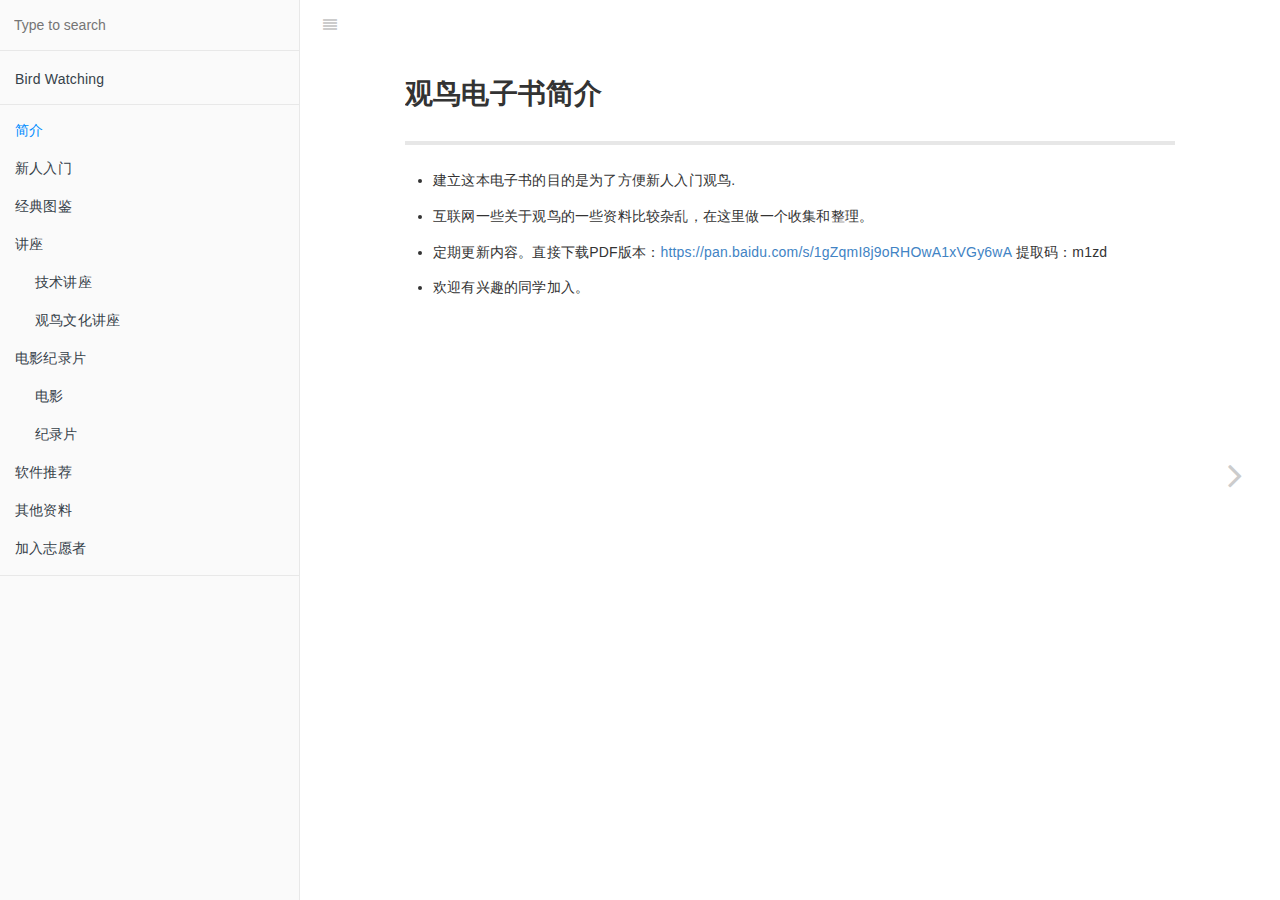
<file: index.html>
<!DOCTYPE HTML>
<html lang="" >
    <head>
        <meta charset="UTF-8">
        <meta content="text/html; charset=utf-8" http-equiv="Content-Type">
        <title>简介 · Sample GitBook</title>
        <meta http-equiv="X-UA-Compatible" content="IE=edge" />
        <meta name="description" content="">
        <meta name="generator" content="GitBook 3.2.3">
        <meta name="author" content="weixiang.yang <312972675@qq.com>">
        
        
    
    <link rel="stylesheet" href="gitbook/style.css">

    
            
                
                <link rel="stylesheet" href="gitbook/gitbook-plugin-pageview-count/plugin.css">
                
            
                
                <link rel="stylesheet" href="gitbook/gitbook-plugin-search-pro/search.css">
                
            
                
                <link rel="stylesheet" href="gitbook/gitbook-plugin-highlight/website.css">
                
            
                
                <link rel="stylesheet" href="gitbook/gitbook-plugin-fontsettings/website.css">
                
            
        

    

    
        
        <link rel="stylesheet" href="styles/website.css">
        
    

        
    
    
    <meta name="HandheldFriendly" content="true"/>
    <meta name="viewport" content="width=device-width, initial-scale=1, user-scalable=no">
    <meta name="apple-mobile-web-app-capable" content="yes">
    <meta name="apple-mobile-web-app-status-bar-style" content="black">
    <link rel="apple-touch-icon-precomposed" sizes="152x152" href="gitbook/images/apple-touch-icon-precomposed-152.png">
    <link rel="shortcut icon" href="gitbook/images/favicon.ico" type="image/x-icon">

    
    <link rel="next" href="xin-ren-ru-men.html" />
    
    

    </head>
    <body>
        
<div class="book">
    <div class="book-summary">
        
            
<div id="book-search-input" role="search">
    <input type="text" placeholder="Type to search" />
</div>

            
                <nav role="navigation">
                


<ul class="summary">
    
    
    
        
        <li>
            <a href="" target="_blank" class="custom-link">Bird Watching</a>
        </li>
    
    

    
    <li class="divider"></li>
    

    
        
        
    
        <li class="chapter active" data-level="1.1" data-path="./">
            
                <a href="./">
            
                    
                    简介
            
                </a>
            

            
        </li>
    
        <li class="chapter " data-level="1.2" data-path="xin-ren-ru-men.html">
            
                <a href="xin-ren-ru-men.html">
            
                    
                    新人入门
            
                </a>
            

            
        </li>
    
        <li class="chapter " data-level="1.3" data-path="tu-jian.html">
            
                <a href="tu-jian.html">
            
                    
                    经典图鉴
            
                </a>
            

            
        </li>
    
        <li class="chapter " data-level="1.4" data-path="jiang-zuo.html">
            
                <a href="jiang-zuo.html">
            
                    
                    讲座
            
                </a>
            

            
            <ul class="articles">
                
    
        <li class="chapter " data-level="1.4.1" data-path="jiang-zuo/ji-zhu-jiang-zuo.html">
            
                <a href="jiang-zuo/ji-zhu-jiang-zuo.html">
            
                    
                    技术讲座
            
                </a>
            

            
        </li>
    
        <li class="chapter " data-level="1.4.2" data-path="jiang-zuo/guan-niao-wen-hua-jiang-zuo.html">
            
                <a href="jiang-zuo/guan-niao-wen-hua-jiang-zuo.html">
            
                    
                    观鸟文化讲座
            
                </a>
            

            
        </li>
    

            </ul>
            
        </li>
    
        <li class="chapter " data-level="1.5" data-path="dian-ying-ji-lu-pian.html">
            
                <a href="dian-ying-ji-lu-pian.html">
            
                    
                    电影纪录片
            
                </a>
            

            
            <ul class="articles">
                
    
        <li class="chapter " data-level="1.5.1" data-path="dian-ying-ji-lu-pian/dian-ying.html">
            
                <a href="dian-ying-ji-lu-pian/dian-ying.html">
            
                    
                    电影
            
                </a>
            

            
        </li>
    
        <li class="chapter " data-level="1.5.2" data-path="dian-ying-ji-lu-pian/ji-lu-pian.html">
            
                <a href="dian-ying-ji-lu-pian/ji-lu-pian.html">
            
                    
                    纪录片
            
                </a>
            

            
        </li>
    

            </ul>
            
        </li>
    
        <li class="chapter " data-level="1.6" data-path="ruan-jian-tui-jian.html">
            
                <a href="ruan-jian-tui-jian.html">
            
                    
                    软件推荐
            
                </a>
            

            
        </li>
    
        <li class="chapter " data-level="1.7" data-path="qi-ta-zi-liao.html">
            
                <a href="qi-ta-zi-liao.html">
            
                    
                    其他资料
            
                </a>
            

            
        </li>
    
        <li class="chapter " data-level="1.8" data-path="jia-ru-zhi-yuan-zhe.html">
            
                <a href="jia-ru-zhi-yuan-zhe.html">
            
                    
                    加入志愿者
            
                </a>
            

            
        </li>
    

    

    <li class="divider"></li>

    <li>
        <a href="https://www.gitbook.com" target="blank" class="gitbook-link">
            Published with GitBook
        </a>
    </li>
</ul>


                </nav>
            
        
    </div>

    <div class="book-body">
        
            <div class="body-inner">
                
                    

<div class="book-header" role="navigation">
    

    <!-- Title -->
    <h1>
        <i class="fa fa-circle-o-notch fa-spin"></i>
        <a href="." >简介</a>
    </h1>
</div>




                    <div class="page-wrapper" tabindex="-1" role="main">
                        <div class="page-inner">
                            
<div id="book-search-results">
    <div class="search-noresults">
    
                                <section class="normal markdown-section">
                                
                                <h1 id="&#x89C2;&#x9E1F;&#x7535;&#x5B50;&#x4E66;&#x7B80;&#x4ECB;">&#x89C2;&#x9E1F;&#x7535;&#x5B50;&#x4E66;&#x7B80;&#x4ECB;</h1>
<hr>
<ul>
<li><p>&#x5EFA;&#x7ACB;&#x8FD9;&#x672C;&#x7535;&#x5B50;&#x4E66;&#x7684;&#x76EE;&#x7684;&#x662F;&#x4E3A;&#x4E86;&#x65B9;&#x4FBF;&#x65B0;&#x4EBA;&#x5165;&#x95E8;&#x89C2;&#x9E1F;.</p>
</li>
<li><p>&#x4E92;&#x8054;&#x7F51;&#x4E00;&#x4E9B;&#x5173;&#x4E8E;&#x89C2;&#x9E1F;&#x7684;&#x4E00;&#x4E9B;&#x8D44;&#x6599;&#x6BD4;&#x8F83;&#x6742;&#x4E71;&#xFF0C;&#x5728;&#x8FD9;&#x91CC;&#x505A;&#x4E00;&#x4E2A;&#x6536;&#x96C6;&#x548C;&#x6574;&#x7406;&#x3002;</p>
</li>
<li><p>&#x5B9A;&#x671F;&#x66F4;&#x65B0;&#x5185;&#x5BB9;&#x3002;&#x76F4;&#x63A5;&#x4E0B;&#x8F7D;PDF&#x7248;&#x672C;&#xFF1A;<a href="https://pan.baidu.com/s/1gZqmI8j9oRHOwA1xVGy6wA" target="_blank">https://pan.baidu.com/s/1gZqmI8j9oRHOwA1xVGy6wA</a> &#x63D0;&#x53D6;&#x7801;&#xFF1A;m1zd</p>
</li>
<li><p>&#x6B22;&#x8FCE;&#x6709;&#x5174;&#x8DA3;&#x7684;&#x540C;&#x5B66;&#x52A0;&#x5165;&#x3002;</p>
</li>
</ul>

                                
                                </section>
                            
    </div>
    <div class="search-results">
        <div class="has-results">
            
            <h1 class="search-results-title"><span class='search-results-count'></span> results matching "<span class='search-query'></span>"</h1>
            <ul class="search-results-list"></ul>
            
        </div>
        <div class="no-results">
            
            <h1 class="search-results-title">No results matching "<span class='search-query'></span>"</h1>
            
        </div>
    </div>
</div>

                        </div>
                    </div>
                
            </div>

            
                
                
                <a href="xin-ren-ru-men.html" class="navigation navigation-next navigation-unique" aria-label="Next page: 新人入门">
                    <i class="fa fa-angle-right"></i>
                </a>
                
            
        
    </div>

    <script>
        var gitbook = gitbook || [];
        gitbook.push(function() {
            gitbook.page.hasChanged({"page":{"title":"简介","level":"1.1","depth":1,"next":{"title":"新人入门","level":"1.2","depth":1,"path":"xin-ren-ru-men.md","ref":"xin-ren-ru-men.md","articles":[]},"dir":"ltr"},"config":{"plugins":["-search","pageview-count","search-pro"],"styles":{"website":"styles/website.css"},"pluginsConfig":{"pageview-count":{},"search-pro":{},"highlight":{},"lunr":{"maxIndexSize":1000000,"ignoreSpecialCharacters":false},"sharing":{"facebook":true,"twitter":true,"google":false,"weibo":false,"instapaper":false,"vk":false,"all":["facebook","google","twitter","weibo","instapaper"]},"fontsettings":{"theme":"white","family":"sans","size":2},"theme-default":{"styles":{"website":"styles/website.css","pdf":"styles/pdf.css","epub":"styles/epub.css","mobi":"styles/mobi.css","ebook":"styles/ebook.css","print":"styles/print.css"},"showLevel":false}},"theme":"default","author":"weixiang.yang <312972675@qq.com>","pdf":{"pageBreaksBefore":"/","headerTemplate":null,"paperSize":"a4","margin":{"right":62,"left":62,"top":36,"bottom":36},"fontSize":12,"fontFamily":"Arial","footerTemplate":null,"chapterMark":"pagebreak","pageNumbers":false},"structure":{"langs":"LANGS.md","readme":"README.md","glossary":"GLOSSARY.md","summary":"SUMMARY.md"},"variables":{},"title":"Sample GitBook","links":{"sharing":{"all":null,"facebook":null,"google":null,"twitter":null,"weibo":null},"sidebar":{"Bird Watching":null}},"gitbook":"*","description":"This is a sample book created by gitbook","extension":null},"file":{"path":"README.md","mtime":"2020-11-14T13:21:18.974Z","type":"markdown"},"gitbook":{"version":"3.2.3","time":"2020-11-14T13:25:28.832Z"},"basePath":".","book":{"language":""}});
        });
    </script>
</div>

        
    <script src="gitbook/gitbook.js"></script>
    <script src="gitbook/theme.js"></script>
    
        
        <script src="gitbook/gitbook-plugin-pageview-count/plugin.js"></script>
        
    
        
        <script src="gitbook/gitbook-plugin-search-pro/jquery.mark.min.js"></script>
        
    
        
        <script src="gitbook/gitbook-plugin-search-pro/search.js"></script>
        
    
        
        <script src="gitbook/gitbook-plugin-lunr/lunr.min.js"></script>
        
    
        
        <script src="gitbook/gitbook-plugin-lunr/search-lunr.js"></script>
        
    
        
        <script src="gitbook/gitbook-plugin-sharing/buttons.js"></script>
        
    
        
        <script src="gitbook/gitbook-plugin-fontsettings/fontsettings.js"></script>
        
    

    </body>
</html>
</file>
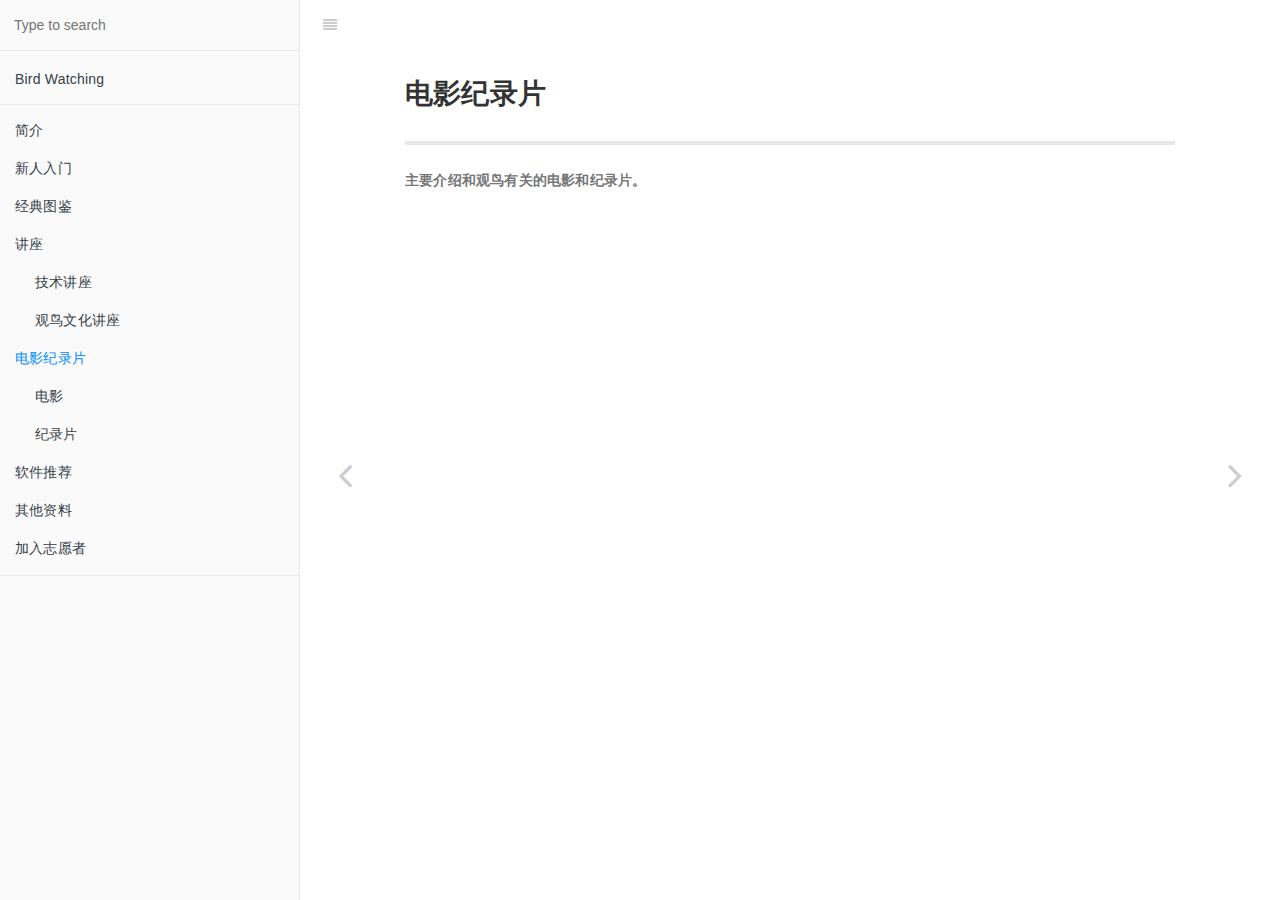
<file: dian-ying-ji-lu-pian.html>
<!DOCTYPE HTML>
<html lang="" >
    <head>
        <meta charset="UTF-8">
        <meta content="text/html; charset=utf-8" http-equiv="Content-Type">
        <title>电影纪录片 · Sample GitBook</title>
        <meta http-equiv="X-UA-Compatible" content="IE=edge" />
        <meta name="description" content="">
        <meta name="generator" content="GitBook 3.2.3">
        <meta name="author" content="weixiang.yang <312972675@qq.com>">
        
        
    
    <link rel="stylesheet" href="gitbook/style.css">

    
            
                
                <link rel="stylesheet" href="gitbook/gitbook-plugin-pageview-count/plugin.css">
                
            
                
                <link rel="stylesheet" href="gitbook/gitbook-plugin-search-pro/search.css">
                
            
                
                <link rel="stylesheet" href="gitbook/gitbook-plugin-highlight/website.css">
                
            
                
                <link rel="stylesheet" href="gitbook/gitbook-plugin-fontsettings/website.css">
                
            
        

    

    
        
        <link rel="stylesheet" href="styles/website.css">
        
    

        
    
    
    <meta name="HandheldFriendly" content="true"/>
    <meta name="viewport" content="width=device-width, initial-scale=1, user-scalable=no">
    <meta name="apple-mobile-web-app-capable" content="yes">
    <meta name="apple-mobile-web-app-status-bar-style" content="black">
    <link rel="apple-touch-icon-precomposed" sizes="152x152" href="gitbook/images/apple-touch-icon-precomposed-152.png">
    <link rel="shortcut icon" href="gitbook/images/favicon.ico" type="image/x-icon">

    
    <link rel="next" href="dian-ying-ji-lu-pian/dian-ying.html" />
    
    
    <link rel="prev" href="jiang-zuo/guan-niao-wen-hua-jiang-zuo.html" />
    

    </head>
    <body>
        
<div class="book">
    <div class="book-summary">
        
            
<div id="book-search-input" role="search">
    <input type="text" placeholder="Type to search" />
</div>

            
                <nav role="navigation">
                


<ul class="summary">
    
    
    
        
        <li>
            <a href="" target="_blank" class="custom-link">Bird Watching</a>
        </li>
    
    

    
    <li class="divider"></li>
    

    
        
        
    
        <li class="chapter " data-level="1.1" data-path="./">
            
                <a href="./">
            
                    
                    简介
            
                </a>
            

            
        </li>
    
        <li class="chapter " data-level="1.2" data-path="xin-ren-ru-men.html">
            
                <a href="xin-ren-ru-men.html">
            
                    
                    新人入门
            
                </a>
            

            
        </li>
    
        <li class="chapter " data-level="1.3" data-path="tu-jian.html">
            
                <a href="tu-jian.html">
            
                    
                    经典图鉴
            
                </a>
            

            
        </li>
    
        <li class="chapter " data-level="1.4" data-path="jiang-zuo.html">
            
                <a href="jiang-zuo.html">
            
                    
                    讲座
            
                </a>
            

            
            <ul class="articles">
                
    
        <li class="chapter " data-level="1.4.1" data-path="jiang-zuo/ji-zhu-jiang-zuo.html">
            
                <a href="jiang-zuo/ji-zhu-jiang-zuo.html">
            
                    
                    技术讲座
            
                </a>
            

            
        </li>
    
        <li class="chapter " data-level="1.4.2" data-path="jiang-zuo/guan-niao-wen-hua-jiang-zuo.html">
            
                <a href="jiang-zuo/guan-niao-wen-hua-jiang-zuo.html">
            
                    
                    观鸟文化讲座
            
                </a>
            

            
        </li>
    

            </ul>
            
        </li>
    
        <li class="chapter active" data-level="1.5" data-path="dian-ying-ji-lu-pian.html">
            
                <a href="dian-ying-ji-lu-pian.html">
            
                    
                    电影纪录片
            
                </a>
            

            
            <ul class="articles">
                
    
        <li class="chapter " data-level="1.5.1" data-path="dian-ying-ji-lu-pian/dian-ying.html">
            
                <a href="dian-ying-ji-lu-pian/dian-ying.html">
            
                    
                    电影
            
                </a>
            

            
        </li>
    
        <li class="chapter " data-level="1.5.2" data-path="dian-ying-ji-lu-pian/ji-lu-pian.html">
            
                <a href="dian-ying-ji-lu-pian/ji-lu-pian.html">
            
                    
                    纪录片
            
                </a>
            

            
        </li>
    

            </ul>
            
        </li>
    
        <li class="chapter " data-level="1.6" data-path="ruan-jian-tui-jian.html">
            
                <a href="ruan-jian-tui-jian.html">
            
                    
                    软件推荐
            
                </a>
            

            
        </li>
    
        <li class="chapter " data-level="1.7" data-path="qi-ta-zi-liao.html">
            
                <a href="qi-ta-zi-liao.html">
            
                    
                    其他资料
            
                </a>
            

            
        </li>
    
        <li class="chapter " data-level="1.8" data-path="jia-ru-zhi-yuan-zhe.html">
            
                <a href="jia-ru-zhi-yuan-zhe.html">
            
                    
                    加入志愿者
            
                </a>
            

            
        </li>
    

    

    <li class="divider"></li>

    <li>
        <a href="https://www.gitbook.com" target="blank" class="gitbook-link">
            Published with GitBook
        </a>
    </li>
</ul>


                </nav>
            
        
    </div>

    <div class="book-body">
        
            <div class="body-inner">
                
                    

<div class="book-header" role="navigation">
    

    <!-- Title -->
    <h1>
        <i class="fa fa-circle-o-notch fa-spin"></i>
        <a href="." >电影纪录片</a>
    </h1>
</div>




                    <div class="page-wrapper" tabindex="-1" role="main">
                        <div class="page-inner">
                            
<div id="book-search-results">
    <div class="search-noresults">
    
                                <section class="normal markdown-section">
                                
                                <h1 id="&#x7535;&#x5F71;&#x7EAA;&#x5F55;&#x7247;">&#x7535;&#x5F71;&#x7EAA;&#x5F55;&#x7247;</h1>
<hr>
<h6 id="&#x4E3B;&#x8981;&#x4ECB;&#x7ECD;&#x548C;&#x89C2;&#x9E1F;&#x6709;&#x5173;&#x7684;&#x7535;&#x5F71;&#x548C;&#x7EAA;&#x5F55;&#x7247;&#x3002;">&#x4E3B;&#x8981;&#x4ECB;&#x7ECD;&#x548C;&#x89C2;&#x9E1F;&#x6709;&#x5173;&#x7684;&#x7535;&#x5F71;&#x548C;&#x7EAA;&#x5F55;&#x7247;&#x3002;</h6>

                                
                                </section>
                            
    </div>
    <div class="search-results">
        <div class="has-results">
            
            <h1 class="search-results-title"><span class='search-results-count'></span> results matching "<span class='search-query'></span>"</h1>
            <ul class="search-results-list"></ul>
            
        </div>
        <div class="no-results">
            
            <h1 class="search-results-title">No results matching "<span class='search-query'></span>"</h1>
            
        </div>
    </div>
</div>

                        </div>
                    </div>
                
            </div>

            
                
                <a href="jiang-zuo/guan-niao-wen-hua-jiang-zuo.html" class="navigation navigation-prev " aria-label="Previous page: 观鸟文化讲座">
                    <i class="fa fa-angle-left"></i>
                </a>
                
                
                <a href="dian-ying-ji-lu-pian/dian-ying.html" class="navigation navigation-next " aria-label="Next page: 电影">
                    <i class="fa fa-angle-right"></i>
                </a>
                
            
        
    </div>

    <script>
        var gitbook = gitbook || [];
        gitbook.push(function() {
            gitbook.page.hasChanged({"page":{"title":"电影纪录片","level":"1.5","depth":1,"next":{"title":"电影","level":"1.5.1","depth":2,"path":"dian-ying-ji-lu-pian/dian-ying.md","ref":"dian-ying-ji-lu-pian/dian-ying.md","articles":[]},"previous":{"title":"观鸟文化讲座","level":"1.4.2","depth":2,"path":"jiang-zuo/guan-niao-wen-hua-jiang-zuo.md","ref":"jiang-zuo/guan-niao-wen-hua-jiang-zuo.md","articles":[]},"dir":"ltr"},"config":{"plugins":["-search","pageview-count","search-pro"],"styles":{"website":"styles/website.css"},"pluginsConfig":{"pageview-count":{},"search-pro":{},"highlight":{},"lunr":{"maxIndexSize":1000000,"ignoreSpecialCharacters":false},"sharing":{"facebook":true,"twitter":true,"google":false,"weibo":false,"instapaper":false,"vk":false,"all":["facebook","google","twitter","weibo","instapaper"]},"fontsettings":{"theme":"white","family":"sans","size":2},"theme-default":{"styles":{"website":"styles/website.css","pdf":"styles/pdf.css","epub":"styles/epub.css","mobi":"styles/mobi.css","ebook":"styles/ebook.css","print":"styles/print.css"},"showLevel":false}},"theme":"default","author":"weixiang.yang <312972675@qq.com>","pdf":{"pageBreaksBefore":"/","headerTemplate":null,"paperSize":"a4","margin":{"right":62,"left":62,"top":36,"bottom":36},"fontSize":12,"fontFamily":"Arial","footerTemplate":null,"chapterMark":"pagebreak","pageNumbers":false},"structure":{"langs":"LANGS.md","readme":"README.md","glossary":"GLOSSARY.md","summary":"SUMMARY.md"},"variables":{},"title":"Sample GitBook","links":{"sharing":{"all":null,"facebook":null,"google":null,"twitter":null,"weibo":null},"sidebar":{"Bird Watching":null}},"gitbook":"*","description":"This is a sample book created by gitbook","extension":null},"file":{"path":"dian-ying-ji-lu-pian.md","mtime":"2020-11-14T05:24:39.866Z","type":"markdown"},"gitbook":{"version":"3.2.3","time":"2020-11-14T13:25:28.832Z"},"basePath":".","book":{"language":""}});
        });
    </script>
</div>

        
    <script src="gitbook/gitbook.js"></script>
    <script src="gitbook/theme.js"></script>
    
        
        <script src="gitbook/gitbook-plugin-pageview-count/plugin.js"></script>
        
    
        
        <script src="gitbook/gitbook-plugin-search-pro/jquery.mark.min.js"></script>
        
    
        
        <script src="gitbook/gitbook-plugin-search-pro/search.js"></script>
        
    
        
        <script src="gitbook/gitbook-plugin-lunr/lunr.min.js"></script>
        
    
        
        <script src="gitbook/gitbook-plugin-lunr/search-lunr.js"></script>
        
    
        
        <script src="gitbook/gitbook-plugin-sharing/buttons.js"></script>
        
    
        
        <script src="gitbook/gitbook-plugin-fontsettings/fontsettings.js"></script>
        
    

    </body>
</html>
</file>
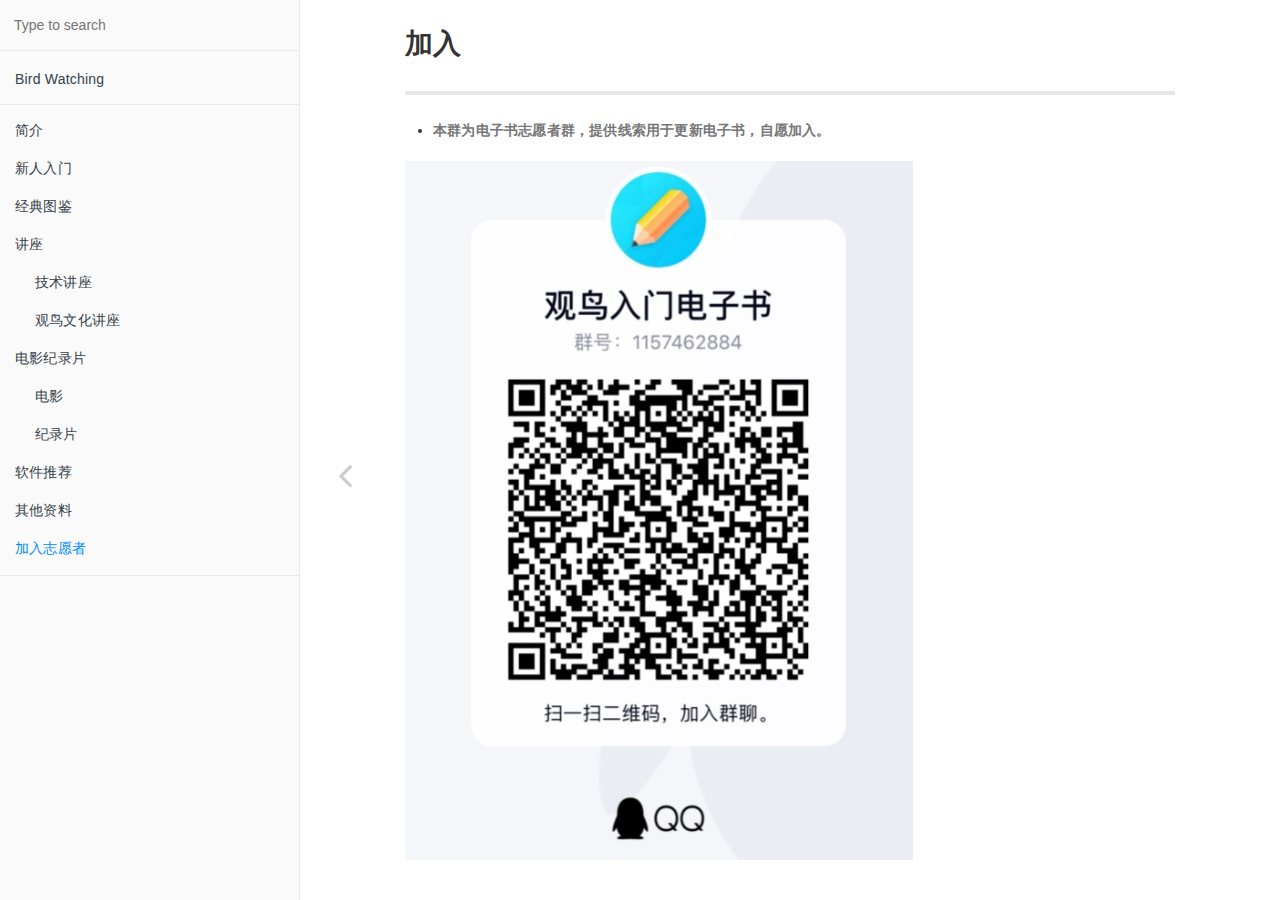
<file: jia-ru-zhi-yuan-zhe.html>
<!DOCTYPE HTML>
<html lang="" >
    <head>
        <meta charset="UTF-8">
        <meta content="text/html; charset=utf-8" http-equiv="Content-Type">
        <title>加入志愿者 · Sample GitBook</title>
        <meta http-equiv="X-UA-Compatible" content="IE=edge" />
        <meta name="description" content="">
        <meta name="generator" content="GitBook 3.2.3">
        <meta name="author" content="weixiang.yang <312972675@qq.com>">
        
        
    
    <link rel="stylesheet" href="gitbook/style.css">

    
            
                
                <link rel="stylesheet" href="gitbook/gitbook-plugin-pageview-count/plugin.css">
                
            
                
                <link rel="stylesheet" href="gitbook/gitbook-plugin-search-pro/search.css">
                
            
                
                <link rel="stylesheet" href="gitbook/gitbook-plugin-highlight/website.css">
                
            
                
                <link rel="stylesheet" href="gitbook/gitbook-plugin-fontsettings/website.css">
                
            
        

    

    
        
        <link rel="stylesheet" href="styles/website.css">
        
    

        
    
    
    <meta name="HandheldFriendly" content="true"/>
    <meta name="viewport" content="width=device-width, initial-scale=1, user-scalable=no">
    <meta name="apple-mobile-web-app-capable" content="yes">
    <meta name="apple-mobile-web-app-status-bar-style" content="black">
    <link rel="apple-touch-icon-precomposed" sizes="152x152" href="gitbook/images/apple-touch-icon-precomposed-152.png">
    <link rel="shortcut icon" href="gitbook/images/favicon.ico" type="image/x-icon">

    
    
    <link rel="prev" href="qi-ta-zi-liao.html" />
    

    </head>
    <body>
        
<div class="book">
    <div class="book-summary">
        
            
<div id="book-search-input" role="search">
    <input type="text" placeholder="Type to search" />
</div>

            
                <nav role="navigation">
                


<ul class="summary">
    
    
    
        
        <li>
            <a href="" target="_blank" class="custom-link">Bird Watching</a>
        </li>
    
    

    
    <li class="divider"></li>
    

    
        
        
    
        <li class="chapter " data-level="1.1" data-path="./">
            
                <a href="./">
            
                    
                    简介
            
                </a>
            

            
        </li>
    
        <li class="chapter " data-level="1.2" data-path="xin-ren-ru-men.html">
            
                <a href="xin-ren-ru-men.html">
            
                    
                    新人入门
            
                </a>
            

            
        </li>
    
        <li class="chapter " data-level="1.3" data-path="tu-jian.html">
            
                <a href="tu-jian.html">
            
                    
                    经典图鉴
            
                </a>
            

            
        </li>
    
        <li class="chapter " data-level="1.4" data-path="jiang-zuo.html">
            
                <a href="jiang-zuo.html">
            
                    
                    讲座
            
                </a>
            

            
            <ul class="articles">
                
    
        <li class="chapter " data-level="1.4.1" data-path="jiang-zuo/ji-zhu-jiang-zuo.html">
            
                <a href="jiang-zuo/ji-zhu-jiang-zuo.html">
            
                    
                    技术讲座
            
                </a>
            

            
        </li>
    
        <li class="chapter " data-level="1.4.2" data-path="jiang-zuo/guan-niao-wen-hua-jiang-zuo.html">
            
                <a href="jiang-zuo/guan-niao-wen-hua-jiang-zuo.html">
            
                    
                    观鸟文化讲座
            
                </a>
            

            
        </li>
    

            </ul>
            
        </li>
    
        <li class="chapter " data-level="1.5" data-path="dian-ying-ji-lu-pian.html">
            
                <a href="dian-ying-ji-lu-pian.html">
            
                    
                    电影纪录片
            
                </a>
            

            
            <ul class="articles">
                
    
        <li class="chapter " data-level="1.5.1" data-path="dian-ying-ji-lu-pian/dian-ying.html">
            
                <a href="dian-ying-ji-lu-pian/dian-ying.html">
            
                    
                    电影
            
                </a>
            

            
        </li>
    
        <li class="chapter " data-level="1.5.2" data-path="dian-ying-ji-lu-pian/ji-lu-pian.html">
            
                <a href="dian-ying-ji-lu-pian/ji-lu-pian.html">
            
                    
                    纪录片
            
                </a>
            

            
        </li>
    

            </ul>
            
        </li>
    
        <li class="chapter " data-level="1.6" data-path="ruan-jian-tui-jian.html">
            
                <a href="ruan-jian-tui-jian.html">
            
                    
                    软件推荐
            
                </a>
            

            
        </li>
    
        <li class="chapter " data-level="1.7" data-path="qi-ta-zi-liao.html">
            
                <a href="qi-ta-zi-liao.html">
            
                    
                    其他资料
            
                </a>
            

            
        </li>
    
        <li class="chapter active" data-level="1.8" data-path="jia-ru-zhi-yuan-zhe.html">
            
                <a href="jia-ru-zhi-yuan-zhe.html">
            
                    
                    加入志愿者
            
                </a>
            

            
        </li>
    

    

    <li class="divider"></li>

    <li>
        <a href="https://www.gitbook.com" target="blank" class="gitbook-link">
            Published with GitBook
        </a>
    </li>
</ul>


                </nav>
            
        
    </div>

    <div class="book-body">
        
            <div class="body-inner">
                
                    

<div class="book-header" role="navigation">
    

    <!-- Title -->
    <h1>
        <i class="fa fa-circle-o-notch fa-spin"></i>
        <a href="." >加入志愿者</a>
    </h1>
</div>




                    <div class="page-wrapper" tabindex="-1" role="main">
                        <div class="page-inner">
                            
<div id="book-search-results">
    <div class="search-noresults">
    
                                <section class="normal markdown-section">
                                
                                <h1 id="&#x52A0;&#x5165;">&#x52A0;&#x5165;</h1>
<hr>
<ul>
<li><h6 id="&#x672C;&#x7FA4;&#x4E3A;&#x7535;&#x5B50;&#x4E66;&#x5FD7;&#x613F;&#x8005;&#x7FA4;&#xFF0C;&#x63D0;&#x4F9B;&#x7EBF;&#x7D22;&#x7528;&#x4E8E;&#x66F4;&#x65B0;&#x7535;&#x5B50;&#x4E66;&#xFF0C;&#x81EA;&#x613F;&#x52A0;&#x5165;&#x3002;">&#x672C;&#x7FA4;&#x4E3A;&#x7535;&#x5B50;&#x4E66;&#x5FD7;&#x613F;&#x8005;&#x7FA4;&#xFF0C;&#x63D0;&#x4F9B;&#x7EBF;&#x7D22;&#x7528;&#x4E8E;&#x66F4;&#x65B0;&#x7535;&#x5B50;&#x4E66;&#xFF0C;&#x81EA;&#x613F;&#x52A0;&#x5165;&#x3002;</h6>
</li>
</ul>
<h6 id=""><img src="assets/abc.jpg" alt=""></h6>

                                
                                </section>
                            
    </div>
    <div class="search-results">
        <div class="has-results">
            
            <h1 class="search-results-title"><span class='search-results-count'></span> results matching "<span class='search-query'></span>"</h1>
            <ul class="search-results-list"></ul>
            
        </div>
        <div class="no-results">
            
            <h1 class="search-results-title">No results matching "<span class='search-query'></span>"</h1>
            
        </div>
    </div>
</div>

                        </div>
                    </div>
                
            </div>

            
                
                <a href="qi-ta-zi-liao.html" class="navigation navigation-prev navigation-unique" aria-label="Previous page: 其他资料">
                    <i class="fa fa-angle-left"></i>
                </a>
                
                
            
        
    </div>

    <script>
        var gitbook = gitbook || [];
        gitbook.push(function() {
            gitbook.page.hasChanged({"page":{"title":"加入志愿者","level":"1.8","depth":1,"previous":{"title":"其他资料","level":"1.7","depth":1,"path":"qi-ta-zi-liao.md","ref":"qi-ta-zi-liao.md","articles":[]},"dir":"ltr"},"config":{"plugins":["-search","pageview-count","search-pro"],"styles":{"website":"styles/website.css"},"pluginsConfig":{"pageview-count":{},"search-pro":{},"highlight":{},"lunr":{"maxIndexSize":1000000,"ignoreSpecialCharacters":false},"sharing":{"facebook":true,"twitter":true,"google":false,"weibo":false,"instapaper":false,"vk":false,"all":["facebook","google","twitter","weibo","instapaper"]},"fontsettings":{"theme":"white","family":"sans","size":2},"theme-default":{"styles":{"website":"styles/website.css","pdf":"styles/pdf.css","epub":"styles/epub.css","mobi":"styles/mobi.css","ebook":"styles/ebook.css","print":"styles/print.css"},"showLevel":false}},"theme":"default","author":"weixiang.yang <312972675@qq.com>","pdf":{"pageBreaksBefore":"/","headerTemplate":null,"paperSize":"a4","margin":{"right":62,"left":62,"top":36,"bottom":36},"fontSize":12,"fontFamily":"Arial","footerTemplate":null,"chapterMark":"pagebreak","pageNumbers":false},"structure":{"langs":"LANGS.md","readme":"README.md","glossary":"GLOSSARY.md","summary":"SUMMARY.md"},"variables":{},"title":"Sample GitBook","links":{"sharing":{"all":null,"facebook":null,"google":null,"twitter":null,"weibo":null},"sidebar":{"Bird Watching":null}},"gitbook":"*","description":"This is a sample book created by gitbook","extension":null},"file":{"path":"jia-ru-zhi-yuan-zhe.md","mtime":"2020-11-14T05:36:47.710Z","type":"markdown"},"gitbook":{"version":"3.2.3","time":"2020-11-14T13:25:28.832Z"},"basePath":".","book":{"language":""}});
        });
    </script>
</div>

        
    <script src="gitbook/gitbook.js"></script>
    <script src="gitbook/theme.js"></script>
    
        
        <script src="gitbook/gitbook-plugin-pageview-count/plugin.js"></script>
        
    
        
        <script src="gitbook/gitbook-plugin-search-pro/jquery.mark.min.js"></script>
        
    
        
        <script src="gitbook/gitbook-plugin-search-pro/search.js"></script>
        
    
        
        <script src="gitbook/gitbook-plugin-lunr/lunr.min.js"></script>
        
    
        
        <script src="gitbook/gitbook-plugin-lunr/search-lunr.js"></script>
        
    
        
        <script src="gitbook/gitbook-plugin-sharing/buttons.js"></script>
        
    
        
        <script src="gitbook/gitbook-plugin-fontsettings/fontsettings.js"></script>
        
    

    </body>
</html>
</file>
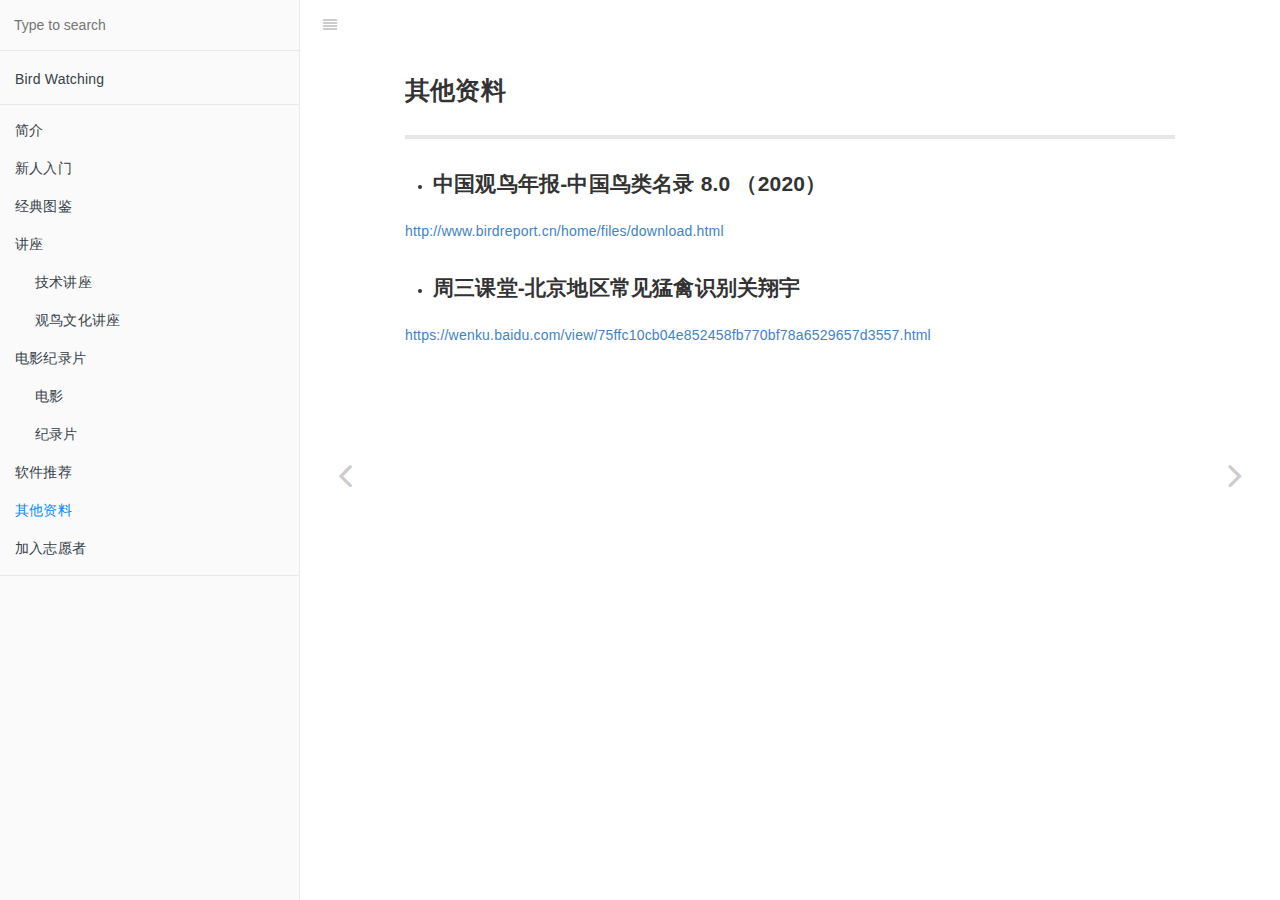
<file: qi-ta-zi-liao.html>
<!DOCTYPE HTML>
<html lang="" >
    <head>
        <meta charset="UTF-8">
        <meta content="text/html; charset=utf-8" http-equiv="Content-Type">
        <title>其他资料 · Sample GitBook</title>
        <meta http-equiv="X-UA-Compatible" content="IE=edge" />
        <meta name="description" content="">
        <meta name="generator" content="GitBook 3.2.3">
        <meta name="author" content="weixiang.yang <312972675@qq.com>">
        
        
    
    <link rel="stylesheet" href="gitbook/style.css">

    
            
                
                <link rel="stylesheet" href="gitbook/gitbook-plugin-pageview-count/plugin.css">
                
            
                
                <link rel="stylesheet" href="gitbook/gitbook-plugin-search-pro/search.css">
                
            
                
                <link rel="stylesheet" href="gitbook/gitbook-plugin-highlight/website.css">
                
            
                
                <link rel="stylesheet" href="gitbook/gitbook-plugin-fontsettings/website.css">
                
            
        

    

    
        
        <link rel="stylesheet" href="styles/website.css">
        
    

        
    
    
    <meta name="HandheldFriendly" content="true"/>
    <meta name="viewport" content="width=device-width, initial-scale=1, user-scalable=no">
    <meta name="apple-mobile-web-app-capable" content="yes">
    <meta name="apple-mobile-web-app-status-bar-style" content="black">
    <link rel="apple-touch-icon-precomposed" sizes="152x152" href="gitbook/images/apple-touch-icon-precomposed-152.png">
    <link rel="shortcut icon" href="gitbook/images/favicon.ico" type="image/x-icon">

    
    <link rel="next" href="jia-ru-zhi-yuan-zhe.html" />
    
    
    <link rel="prev" href="ruan-jian-tui-jian.html" />
    

    </head>
    <body>
        
<div class="book">
    <div class="book-summary">
        
            
<div id="book-search-input" role="search">
    <input type="text" placeholder="Type to search" />
</div>

            
                <nav role="navigation">
                


<ul class="summary">
    
    
    
        
        <li>
            <a href="" target="_blank" class="custom-link">Bird Watching</a>
        </li>
    
    

    
    <li class="divider"></li>
    

    
        
        
    
        <li class="chapter " data-level="1.1" data-path="./">
            
                <a href="./">
            
                    
                    简介
            
                </a>
            

            
        </li>
    
        <li class="chapter " data-level="1.2" data-path="xin-ren-ru-men.html">
            
                <a href="xin-ren-ru-men.html">
            
                    
                    新人入门
            
                </a>
            

            
        </li>
    
        <li class="chapter " data-level="1.3" data-path="tu-jian.html">
            
                <a href="tu-jian.html">
            
                    
                    经典图鉴
            
                </a>
            

            
        </li>
    
        <li class="chapter " data-level="1.4" data-path="jiang-zuo.html">
            
                <a href="jiang-zuo.html">
            
                    
                    讲座
            
                </a>
            

            
            <ul class="articles">
                
    
        <li class="chapter " data-level="1.4.1" data-path="jiang-zuo/ji-zhu-jiang-zuo.html">
            
                <a href="jiang-zuo/ji-zhu-jiang-zuo.html">
            
                    
                    技术讲座
            
                </a>
            

            
        </li>
    
        <li class="chapter " data-level="1.4.2" data-path="jiang-zuo/guan-niao-wen-hua-jiang-zuo.html">
            
                <a href="jiang-zuo/guan-niao-wen-hua-jiang-zuo.html">
            
                    
                    观鸟文化讲座
            
                </a>
            

            
        </li>
    

            </ul>
            
        </li>
    
        <li class="chapter " data-level="1.5" data-path="dian-ying-ji-lu-pian.html">
            
                <a href="dian-ying-ji-lu-pian.html">
            
                    
                    电影纪录片
            
                </a>
            

            
            <ul class="articles">
                
    
        <li class="chapter " data-level="1.5.1" data-path="dian-ying-ji-lu-pian/dian-ying.html">
            
                <a href="dian-ying-ji-lu-pian/dian-ying.html">
            
                    
                    电影
            
                </a>
            

            
        </li>
    
        <li class="chapter " data-level="1.5.2" data-path="dian-ying-ji-lu-pian/ji-lu-pian.html">
            
                <a href="dian-ying-ji-lu-pian/ji-lu-pian.html">
            
                    
                    纪录片
            
                </a>
            

            
        </li>
    

            </ul>
            
        </li>
    
        <li class="chapter " data-level="1.6" data-path="ruan-jian-tui-jian.html">
            
                <a href="ruan-jian-tui-jian.html">
            
                    
                    软件推荐
            
                </a>
            

            
        </li>
    
        <li class="chapter active" data-level="1.7" data-path="qi-ta-zi-liao.html">
            
                <a href="qi-ta-zi-liao.html">
            
                    
                    其他资料
            
                </a>
            

            
        </li>
    
        <li class="chapter " data-level="1.8" data-path="jia-ru-zhi-yuan-zhe.html">
            
                <a href="jia-ru-zhi-yuan-zhe.html">
            
                    
                    加入志愿者
            
                </a>
            

            
        </li>
    

    

    <li class="divider"></li>

    <li>
        <a href="https://www.gitbook.com" target="blank" class="gitbook-link">
            Published with GitBook
        </a>
    </li>
</ul>


                </nav>
            
        
    </div>

    <div class="book-body">
        
            <div class="body-inner">
                
                    

<div class="book-header" role="navigation">
    

    <!-- Title -->
    <h1>
        <i class="fa fa-circle-o-notch fa-spin"></i>
        <a href="." >其他资料</a>
    </h1>
</div>




                    <div class="page-wrapper" tabindex="-1" role="main">
                        <div class="page-inner">
                            
<div id="book-search-results">
    <div class="search-noresults">
    
                                <section class="normal markdown-section">
                                
                                <h2 id="&#x5176;&#x4ED6;&#x8D44;&#x6599;">&#x5176;&#x4ED6;&#x8D44;&#x6599;</h2>
<hr>
<ul>
<li><h3 id="&#x4E2D;&#x56FD;&#x89C2;&#x9E1F;&#x5E74;&#x62A5;-&#x4E2D;&#x56FD;&#x9E1F;&#x7C7B;&#x540D;&#x5F55;-80-&#xFF08;2020&#xFF09;">&#x4E2D;&#x56FD;&#x89C2;&#x9E1F;&#x5E74;&#x62A5;-&#x4E2D;&#x56FD;&#x9E1F;&#x7C7B;&#x540D;&#x5F55; 8.0 &#xFF08;2020&#xFF09;</h3>
</li>
</ul>
<p><a href="http://www.birdreport.cn/home/files/download.html" target="_blank">http://www.birdreport.cn/home/files/download.html</a></p>
<ul>
<li><h3 id="&#x5468;&#x4E09;&#x8BFE;&#x5802;-&#x5317;&#x4EAC;&#x5730;&#x533A;&#x5E38;&#x89C1;&#x731B;&#x79BD;&#x8BC6;&#x522B;&#x5173;&#x7FD4;&#x5B87;">&#x5468;&#x4E09;&#x8BFE;&#x5802;-&#x5317;&#x4EAC;&#x5730;&#x533A;&#x5E38;&#x89C1;&#x731B;&#x79BD;&#x8BC6;&#x522B;&#x5173;&#x7FD4;&#x5B87;</h3>
</li>
</ul>
<p><a href="https://wenku.baidu.com/view/75ffc10cb04e852458fb770bf78a6529657d3557.html" target="_blank">https://wenku.baidu.com/view/75ffc10cb04e852458fb770bf78a6529657d3557.html</a></p>

                                
                                </section>
                            
    </div>
    <div class="search-results">
        <div class="has-results">
            
            <h1 class="search-results-title"><span class='search-results-count'></span> results matching "<span class='search-query'></span>"</h1>
            <ul class="search-results-list"></ul>
            
        </div>
        <div class="no-results">
            
            <h1 class="search-results-title">No results matching "<span class='search-query'></span>"</h1>
            
        </div>
    </div>
</div>

                        </div>
                    </div>
                
            </div>

            
                
                <a href="ruan-jian-tui-jian.html" class="navigation navigation-prev " aria-label="Previous page: 软件推荐">
                    <i class="fa fa-angle-left"></i>
                </a>
                
                
                <a href="jia-ru-zhi-yuan-zhe.html" class="navigation navigation-next " aria-label="Next page: 加入志愿者">
                    <i class="fa fa-angle-right"></i>
                </a>
                
            
        
    </div>

    <script>
        var gitbook = gitbook || [];
        gitbook.push(function() {
            gitbook.page.hasChanged({"page":{"title":"其他资料","level":"1.7","depth":1,"next":{"title":"加入志愿者","level":"1.8","depth":1,"path":"jia-ru-zhi-yuan-zhe.md","ref":"jia-ru-zhi-yuan-zhe.md","articles":[]},"previous":{"title":"软件推荐","level":"1.6","depth":1,"path":"ruan-jian-tui-jian.md","ref":"ruan-jian-tui-jian.md","articles":[]},"dir":"ltr"},"config":{"plugins":["-search","pageview-count","search-pro"],"styles":{"website":"styles/website.css"},"pluginsConfig":{"pageview-count":{},"search-pro":{},"highlight":{},"lunr":{"maxIndexSize":1000000,"ignoreSpecialCharacters":false},"sharing":{"facebook":true,"twitter":true,"google":false,"weibo":false,"instapaper":false,"vk":false,"all":["facebook","google","twitter","weibo","instapaper"]},"fontsettings":{"theme":"white","family":"sans","size":2},"theme-default":{"styles":{"website":"styles/website.css","pdf":"styles/pdf.css","epub":"styles/epub.css","mobi":"styles/mobi.css","ebook":"styles/ebook.css","print":"styles/print.css"},"showLevel":false}},"theme":"default","author":"weixiang.yang <312972675@qq.com>","pdf":{"pageBreaksBefore":"/","headerTemplate":null,"paperSize":"a4","margin":{"right":62,"left":62,"top":36,"bottom":36},"fontSize":12,"fontFamily":"Arial","footerTemplate":null,"chapterMark":"pagebreak","pageNumbers":false},"structure":{"langs":"LANGS.md","readme":"README.md","glossary":"GLOSSARY.md","summary":"SUMMARY.md"},"variables":{},"title":"Sample GitBook","links":{"sharing":{"all":null,"facebook":null,"google":null,"twitter":null,"weibo":null},"sidebar":{"Bird Watching":null}},"gitbook":"*","description":"This is a sample book created by gitbook","extension":null},"file":{"path":"qi-ta-zi-liao.md","mtime":"2020-11-14T05:32:21.992Z","type":"markdown"},"gitbook":{"version":"3.2.3","time":"2020-11-14T13:25:28.832Z"},"basePath":".","book":{"language":""}});
        });
    </script>
</div>

        
    <script src="gitbook/gitbook.js"></script>
    <script src="gitbook/theme.js"></script>
    
        
        <script src="gitbook/gitbook-plugin-pageview-count/plugin.js"></script>
        
    
        
        <script src="gitbook/gitbook-plugin-search-pro/jquery.mark.min.js"></script>
        
    
        
        <script src="gitbook/gitbook-plugin-search-pro/search.js"></script>
        
    
        
        <script src="gitbook/gitbook-plugin-lunr/lunr.min.js"></script>
        
    
        
        <script src="gitbook/gitbook-plugin-lunr/search-lunr.js"></script>
        
    
        
        <script src="gitbook/gitbook-plugin-sharing/buttons.js"></script>
        
    
        
        <script src="gitbook/gitbook-plugin-fontsettings/fontsettings.js"></script>
        
    

    </body>
</html>
</file>
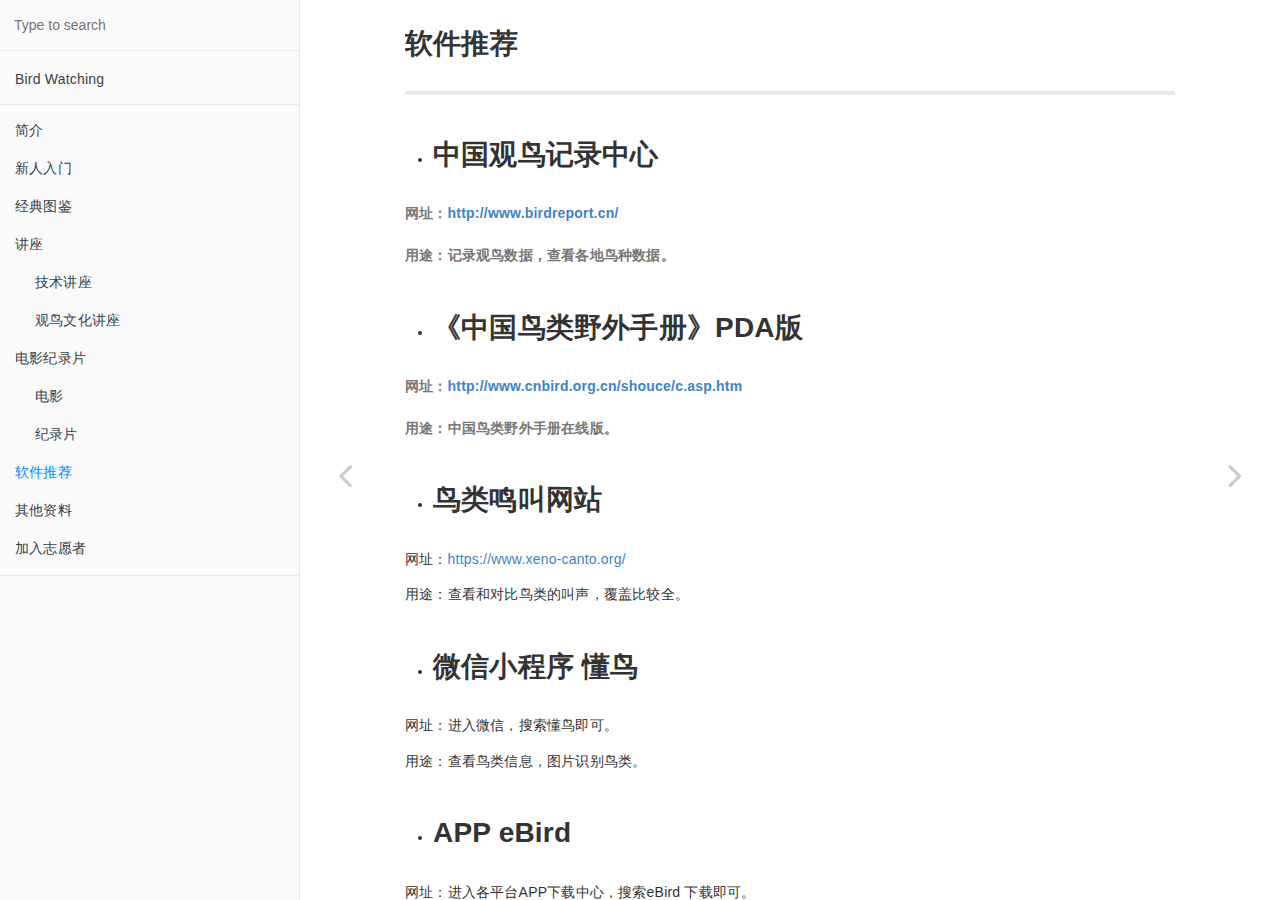
<file: ruan-jian-tui-jian.html>
<!DOCTYPE HTML>
<html lang="" >
    <head>
        <meta charset="UTF-8">
        <meta content="text/html; charset=utf-8" http-equiv="Content-Type">
        <title>软件推荐 · Sample GitBook</title>
        <meta http-equiv="X-UA-Compatible" content="IE=edge" />
        <meta name="description" content="">
        <meta name="generator" content="GitBook 3.2.3">
        <meta name="author" content="weixiang.yang <312972675@qq.com>">
        
        
    
    <link rel="stylesheet" href="gitbook/style.css">

    
            
                
                <link rel="stylesheet" href="gitbook/gitbook-plugin-pageview-count/plugin.css">
                
            
                
                <link rel="stylesheet" href="gitbook/gitbook-plugin-search-pro/search.css">
                
            
                
                <link rel="stylesheet" href="gitbook/gitbook-plugin-highlight/website.css">
                
            
                
                <link rel="stylesheet" href="gitbook/gitbook-plugin-fontsettings/website.css">
                
            
        

    

    
        
        <link rel="stylesheet" href="styles/website.css">
        
    

        
    
    
    <meta name="HandheldFriendly" content="true"/>
    <meta name="viewport" content="width=device-width, initial-scale=1, user-scalable=no">
    <meta name="apple-mobile-web-app-capable" content="yes">
    <meta name="apple-mobile-web-app-status-bar-style" content="black">
    <link rel="apple-touch-icon-precomposed" sizes="152x152" href="gitbook/images/apple-touch-icon-precomposed-152.png">
    <link rel="shortcut icon" href="gitbook/images/favicon.ico" type="image/x-icon">

    
    <link rel="next" href="qi-ta-zi-liao.html" />
    
    
    <link rel="prev" href="dian-ying-ji-lu-pian/ji-lu-pian.html" />
    

    </head>
    <body>
        
<div class="book">
    <div class="book-summary">
        
            
<div id="book-search-input" role="search">
    <input type="text" placeholder="Type to search" />
</div>

            
                <nav role="navigation">
                


<ul class="summary">
    
    
    
        
        <li>
            <a href="" target="_blank" class="custom-link">Bird Watching</a>
        </li>
    
    

    
    <li class="divider"></li>
    

    
        
        
    
        <li class="chapter " data-level="1.1" data-path="./">
            
                <a href="./">
            
                    
                    简介
            
                </a>
            

            
        </li>
    
        <li class="chapter " data-level="1.2" data-path="xin-ren-ru-men.html">
            
                <a href="xin-ren-ru-men.html">
            
                    
                    新人入门
            
                </a>
            

            
        </li>
    
        <li class="chapter " data-level="1.3" data-path="tu-jian.html">
            
                <a href="tu-jian.html">
            
                    
                    经典图鉴
            
                </a>
            

            
        </li>
    
        <li class="chapter " data-level="1.4" data-path="jiang-zuo.html">
            
                <a href="jiang-zuo.html">
            
                    
                    讲座
            
                </a>
            

            
            <ul class="articles">
                
    
        <li class="chapter " data-level="1.4.1" data-path="jiang-zuo/ji-zhu-jiang-zuo.html">
            
                <a href="jiang-zuo/ji-zhu-jiang-zuo.html">
            
                    
                    技术讲座
            
                </a>
            

            
        </li>
    
        <li class="chapter " data-level="1.4.2" data-path="jiang-zuo/guan-niao-wen-hua-jiang-zuo.html">
            
                <a href="jiang-zuo/guan-niao-wen-hua-jiang-zuo.html">
            
                    
                    观鸟文化讲座
            
                </a>
            

            
        </li>
    

            </ul>
            
        </li>
    
        <li class="chapter " data-level="1.5" data-path="dian-ying-ji-lu-pian.html">
            
                <a href="dian-ying-ji-lu-pian.html">
            
                    
                    电影纪录片
            
                </a>
            

            
            <ul class="articles">
                
    
        <li class="chapter " data-level="1.5.1" data-path="dian-ying-ji-lu-pian/dian-ying.html">
            
                <a href="dian-ying-ji-lu-pian/dian-ying.html">
            
                    
                    电影
            
                </a>
            

            
        </li>
    
        <li class="chapter " data-level="1.5.2" data-path="dian-ying-ji-lu-pian/ji-lu-pian.html">
            
                <a href="dian-ying-ji-lu-pian/ji-lu-pian.html">
            
                    
                    纪录片
            
                </a>
            

            
        </li>
    

            </ul>
            
        </li>
    
        <li class="chapter active" data-level="1.6" data-path="ruan-jian-tui-jian.html">
            
                <a href="ruan-jian-tui-jian.html">
            
                    
                    软件推荐
            
                </a>
            

            
        </li>
    
        <li class="chapter " data-level="1.7" data-path="qi-ta-zi-liao.html">
            
                <a href="qi-ta-zi-liao.html">
            
                    
                    其他资料
            
                </a>
            

            
        </li>
    
        <li class="chapter " data-level="1.8" data-path="jia-ru-zhi-yuan-zhe.html">
            
                <a href="jia-ru-zhi-yuan-zhe.html">
            
                    
                    加入志愿者
            
                </a>
            

            
        </li>
    

    

    <li class="divider"></li>

    <li>
        <a href="https://www.gitbook.com" target="blank" class="gitbook-link">
            Published with GitBook
        </a>
    </li>
</ul>


                </nav>
            
        
    </div>

    <div class="book-body">
        
            <div class="body-inner">
                
                    

<div class="book-header" role="navigation">
    

    <!-- Title -->
    <h1>
        <i class="fa fa-circle-o-notch fa-spin"></i>
        <a href="." >软件推荐</a>
    </h1>
</div>




                    <div class="page-wrapper" tabindex="-1" role="main">
                        <div class="page-inner">
                            
<div id="book-search-results">
    <div class="search-noresults">
    
                                <section class="normal markdown-section">
                                
                                <h1 id="&#x8F6F;&#x4EF6;&#x63A8;&#x8350;">&#x8F6F;&#x4EF6;&#x63A8;&#x8350;</h1>
<hr>
<ul>
<li><h1 id="&#x4E2D;&#x56FD;&#x89C2;&#x9E1F;&#x8BB0;&#x5F55;&#x4E2D;&#x5FC3;">&#x4E2D;&#x56FD;&#x89C2;&#x9E1F;&#x8BB0;&#x5F55;&#x4E2D;&#x5FC3;</h1>
</li>
</ul>
<h6 id="&#x7F51;&#x5740;&#xFF1A;httpwwwbirdreportcn">&#x7F51;&#x5740;&#xFF1A;<a href="http://www.birdreport.cn/" target="_blank">http://www.birdreport.cn/</a></h6>
<h6 id="&#x7528;&#x9014;&#xFF1A;&#x8BB0;&#x5F55;&#x89C2;&#x9E1F;&#x6570;&#x636E;&#xFF0C;&#x67E5;&#x770B;&#x5404;&#x5730;&#x9E1F;&#x79CD;&#x6570;&#x636E;&#x3002;">&#x7528;&#x9014;&#xFF1A;&#x8BB0;&#x5F55;&#x89C2;&#x9E1F;&#x6570;&#x636E;&#xFF0C;&#x67E5;&#x770B;&#x5404;&#x5730;&#x9E1F;&#x79CD;&#x6570;&#x636E;&#x3002;</h6>
<ul>
<li><h1 id="&#x300A;&#x4E2D;&#x56FD;&#x9E1F;&#x7C7B;&#x91CE;&#x5916;&#x624B;&#x518C;&#x300B;pda&#x7248;">&#x300A;&#x4E2D;&#x56FD;&#x9E1F;&#x7C7B;&#x91CE;&#x5916;&#x624B;&#x518C;&#x300B;PDA&#x7248;</h1>
</li>
</ul>
<h6 id="&#x7F51;&#x5740;&#xFF1A;httpwwwcnbirdorgcnshoucecasphtm">&#x7F51;&#x5740;&#xFF1A;<a href="http://www.cnbird.org.cn/shouce/c.asp.htm" target="_blank">http://www.cnbird.org.cn/shouce/c.asp.htm</a></h6>
<h6 id="&#x7528;&#x9014;&#xFF1A;&#x4E2D;&#x56FD;&#x9E1F;&#x7C7B;&#x91CE;&#x5916;&#x624B;&#x518C;&#x5728;&#x7EBF;&#x7248;&#x3002;">&#x7528;&#x9014;&#xFF1A;&#x4E2D;&#x56FD;&#x9E1F;&#x7C7B;&#x91CE;&#x5916;&#x624B;&#x518C;&#x5728;&#x7EBF;&#x7248;&#x3002;</h6>
<ul>
<li><h1 id="&#x9E1F;&#x7C7B;&#x9E23;&#x53EB;&#x7F51;&#x7AD9;">&#x9E1F;&#x7C7B;&#x9E23;&#x53EB;&#x7F51;&#x7AD9;</h1>
</li>
</ul>
<p>&#x7F51;&#x5740;&#xFF1A;<a href="https://www.xeno-canto.org/" target="_blank">https://www.xeno-canto.org/</a></p>
<p>&#x7528;&#x9014;&#xFF1A;&#x67E5;&#x770B;&#x548C;&#x5BF9;&#x6BD4;&#x9E1F;&#x7C7B;&#x7684;&#x53EB;&#x58F0;&#xFF0C;&#x8986;&#x76D6;&#x6BD4;&#x8F83;&#x5168;&#x3002;</p>
<ul>
<li><h1 id="&#x5FAE;&#x4FE1;&#x5C0F;&#x7A0B;&#x5E8F;--&#x61C2;&#x9E1F;">&#x5FAE;&#x4FE1;&#x5C0F;&#x7A0B;&#x5E8F;  &#x61C2;&#x9E1F;</h1>
</li>
</ul>
<p>&#x7F51;&#x5740;&#xFF1A;&#x8FDB;&#x5165;&#x5FAE;&#x4FE1;&#xFF0C;&#x641C;&#x7D22;&#x61C2;&#x9E1F;&#x5373;&#x53EF;&#x3002;</p>
<p>&#x7528;&#x9014;&#xFF1A;&#x67E5;&#x770B;&#x9E1F;&#x7C7B;&#x4FE1;&#x606F;&#xFF0C;&#x56FE;&#x7247;&#x8BC6;&#x522B;&#x9E1F;&#x7C7B;&#x3002;</p>
<ul>
<li><h1 id="app-ebird">APP eBird</h1>
</li>
</ul>
<p>&#x7F51;&#x5740;&#xFF1A;&#x8FDB;&#x5165;&#x5404;&#x5E73;&#x53F0;APP&#x4E0B;&#x8F7D;&#x4E2D;&#x5FC3;&#xFF0C;&#x641C;&#x7D22;eBird &#x4E0B;&#x8F7D;&#x5373;&#x53EF;&#x3002;</p>
<p>&#x4F18;&#x70B9;&#xFF1A;&#x65B9;&#x4FBF;&#x7684;&#x91CE;&#x5916;&#x8BB0;&#x5F55;&#x65B9;&#x5F0F;&#xFF0C;&#x53EF;&#x79BB;&#x7EBF;&#x8FD0;&#x4F5C;&#x3002;&#x968F;&#x8EAB;&#x7684;&#x4E2A;&#x4EBA;&#x8BB0;&#x5F55;&#x548C;&#x7EDF;&#x8BA1;&#x3002;</p>
<ul>
<li><h1 id="app-wren">APP Wren</h1>
</li>
</ul>
<p>&#x7F51;&#x5740;&#xFF1A;&#x8FDB;&#x5165;&#x5404;&#x5E73;&#x53F0;APP&#x4E0B;&#x8F7D;&#x4E2D;&#x5FC3;&#xFF0C;&#x641C;&#x7D22;Wren &#x4E0B;&#x8F7D;&#x5373;&#x53EF;&#x3002;</p>
<p>&#x7528;&#x9014;&#xFF1A;&#x67E5;&#x8BE2;&#x548C;&#x641C;&#x7D22;&#x9E1F;&#x7C7B;&#x9E23;&#x53EB;&#xFF0C;&#x4F18;&#x70B9;&#x53EF;&#x4EE5;&#x79BB;&#x7EBF;&#x4E0B;&#x8F7D;&#x3002;</p>
<ul>
<li><h1 id="app-mockingbird">APP mockingbird</h1>
</li>
</ul>
<p>&#x7528;&#x9014;&#xFF1A;&#x67E5;&#x770B;&#x9E1F;&#x7C7B;&#x53CA;&#x9E23;&#x53EB;&#xFF0C;&#x4F18;&#x52BF;&#x53EF;&#x4EE5;&#x79BB;&#x7EBF;&#x4F7F;&#x7528;&#xFF0C;&#x6709;1G&#x7684;&#x6570;&#x636E;&#x5305;&#x3002;</p>
<ul>
<li><h1 id="&#x4E2D;&#x56FD;&#x91CE;&#x9E1F;&#x56FE;&#x5E93;">&#x4E2D;&#x56FD;&#x91CE;&#x9E1F;&#x56FE;&#x5E93;</h1>
</li>
</ul>
<p>&#x7F51;&#x5740;&#xFF1A;<a href="http://www.cnbird.org.cn/first_pc.html" target="_blank">http://www.cnbird.org.cn/first_pc.html</a></p>
<p>&#x7528;&#x9014;&#xFF1A;&#x67E5;&#x8BE2;&#x5404;&#x5730;&#x9E1F;&#x53CB;&#x62CD;&#x6444;&#x7684;&#x56FE;&#x7247;&#x3002;&#x53EF;&#x4EE5;&#x641C;&#x7D22;&#x3002;</p>
<ul>
<li><h1 id="&#x9E1F;&#x7C7B;&#x7231;&#x597D;&#x8005;&#x68A6;&#x5E7B;&#x6570;&#x636E;&#x5E93;">&#x9E1F;&#x7C7B;&#x7231;&#x597D;&#x8005;&#x68A6;&#x5E7B;&#x6570;&#x636E;&#x5E93;</h1>
</li>
</ul>
<p>&#x7F51;&#x5740;&#xFF1A;<a href="https://birdsoftheworld.org/bow/home" target="_blank">https://birdsoftheworld.org/bow/home</a></p>
<p>&#x7528;&#x9014;&#xFF1A;&#x5728;&#x7EBF;&#x56FE;&#x518C;&#xFF0C;&#x7531;&#x4E24;&#x5927;&#x5DE8;&#x5934;&#x201C;&#x4E16;&#x754C;&#x9E1F;&#x7C7B;&#x624B;&#x518C;&#x201D;&#x7F51;&#x7AD9;&#x548C;&#x5EB7;&#x5948;&#x5C14;&#x5927;&#x5B66;&#x9E1F;&#x7C7B;&#x5B9E;&#x9A8C;&#x5BA4;&#x7684;&#x201C;&#x4E16;&#x754C;&#x9E1F;&#x7C7B;&#x201D;&#x7F51;&#x7AD9;&#x5408;&#x5E76;&#x7684;&#x6210;&#x679C;&#x3002;</p>
<ul>
<li><h1 id="&#x53F0;&#x6E7E;&#x731B;&#x79BD;&#x7814;&#x7A76;&#x4F1A;">&#x53F0;&#x6E7E;&#x731B;&#x79BD;&#x7814;&#x7A76;&#x4F1A;</h1>
</li>
</ul>
<p>&#x7F51;&#x5740;&#xFF1A;<a href="http://www.raptor.org.tw/" target="_blank">http://www.raptor.org.tw/</a></p>
<p>&#x7528;&#x9014;&#xFF1A;&#x731B;&#x79BD;&#x7231;&#x597D;&#x8005;&#x53EF;&#x4EE5;&#x5173;&#x6CE8;&#x4E00;&#x4E0B;&#x3002;</p>

                                
                                </section>
                            
    </div>
    <div class="search-results">
        <div class="has-results">
            
            <h1 class="search-results-title"><span class='search-results-count'></span> results matching "<span class='search-query'></span>"</h1>
            <ul class="search-results-list"></ul>
            
        </div>
        <div class="no-results">
            
            <h1 class="search-results-title">No results matching "<span class='search-query'></span>"</h1>
            
        </div>
    </div>
</div>

                        </div>
                    </div>
                
            </div>

            
                
                <a href="dian-ying-ji-lu-pian/ji-lu-pian.html" class="navigation navigation-prev " aria-label="Previous page: 纪录片">
                    <i class="fa fa-angle-left"></i>
                </a>
                
                
                <a href="qi-ta-zi-liao.html" class="navigation navigation-next " aria-label="Next page: 其他资料">
                    <i class="fa fa-angle-right"></i>
                </a>
                
            
        
    </div>

    <script>
        var gitbook = gitbook || [];
        gitbook.push(function() {
            gitbook.page.hasChanged({"page":{"title":"软件推荐","level":"1.6","depth":1,"next":{"title":"其他资料","level":"1.7","depth":1,"path":"qi-ta-zi-liao.md","ref":"qi-ta-zi-liao.md","articles":[]},"previous":{"title":"纪录片","level":"1.5.2","depth":2,"path":"dian-ying-ji-lu-pian/ji-lu-pian.md","ref":"dian-ying-ji-lu-pian/ji-lu-pian.md","articles":[]},"dir":"ltr"},"config":{"plugins":["-search","pageview-count","search-pro"],"styles":{"website":"styles/website.css"},"pluginsConfig":{"pageview-count":{},"search-pro":{},"highlight":{},"lunr":{"maxIndexSize":1000000,"ignoreSpecialCharacters":false},"sharing":{"facebook":true,"twitter":true,"google":false,"weibo":false,"instapaper":false,"vk":false,"all":["facebook","google","twitter","weibo","instapaper"]},"fontsettings":{"theme":"white","family":"sans","size":2},"theme-default":{"styles":{"website":"styles/website.css","pdf":"styles/pdf.css","epub":"styles/epub.css","mobi":"styles/mobi.css","ebook":"styles/ebook.css","print":"styles/print.css"},"showLevel":false}},"theme":"default","author":"weixiang.yang <312972675@qq.com>","pdf":{"pageBreaksBefore":"/","headerTemplate":null,"paperSize":"a4","margin":{"right":62,"left":62,"top":36,"bottom":36},"fontSize":12,"fontFamily":"Arial","footerTemplate":null,"chapterMark":"pagebreak","pageNumbers":false},"structure":{"langs":"LANGS.md","readme":"README.md","glossary":"GLOSSARY.md","summary":"SUMMARY.md"},"variables":{},"title":"Sample GitBook","links":{"sharing":{"all":null,"facebook":null,"google":null,"twitter":null,"weibo":null},"sidebar":{"Bird Watching":null}},"gitbook":"*","description":"This is a sample book created by gitbook","extension":null},"file":{"path":"ruan-jian-tui-jian.md","mtime":"2020-11-14T05:35:48.850Z","type":"markdown"},"gitbook":{"version":"3.2.3","time":"2020-11-14T13:25:28.832Z"},"basePath":".","book":{"language":""}});
        });
    </script>
</div>

        
    <script src="gitbook/gitbook.js"></script>
    <script src="gitbook/theme.js"></script>
    
        
        <script src="gitbook/gitbook-plugin-pageview-count/plugin.js"></script>
        
    
        
        <script src="gitbook/gitbook-plugin-search-pro/jquery.mark.min.js"></script>
        
    
        
        <script src="gitbook/gitbook-plugin-search-pro/search.js"></script>
        
    
        
        <script src="gitbook/gitbook-plugin-lunr/lunr.min.js"></script>
        
    
        
        <script src="gitbook/gitbook-plugin-lunr/search-lunr.js"></script>
        
    
        
        <script src="gitbook/gitbook-plugin-sharing/buttons.js"></script>
        
    
        
        <script src="gitbook/gitbook-plugin-fontsettings/fontsettings.js"></script>
        
    

    </body>
</html>
</file>
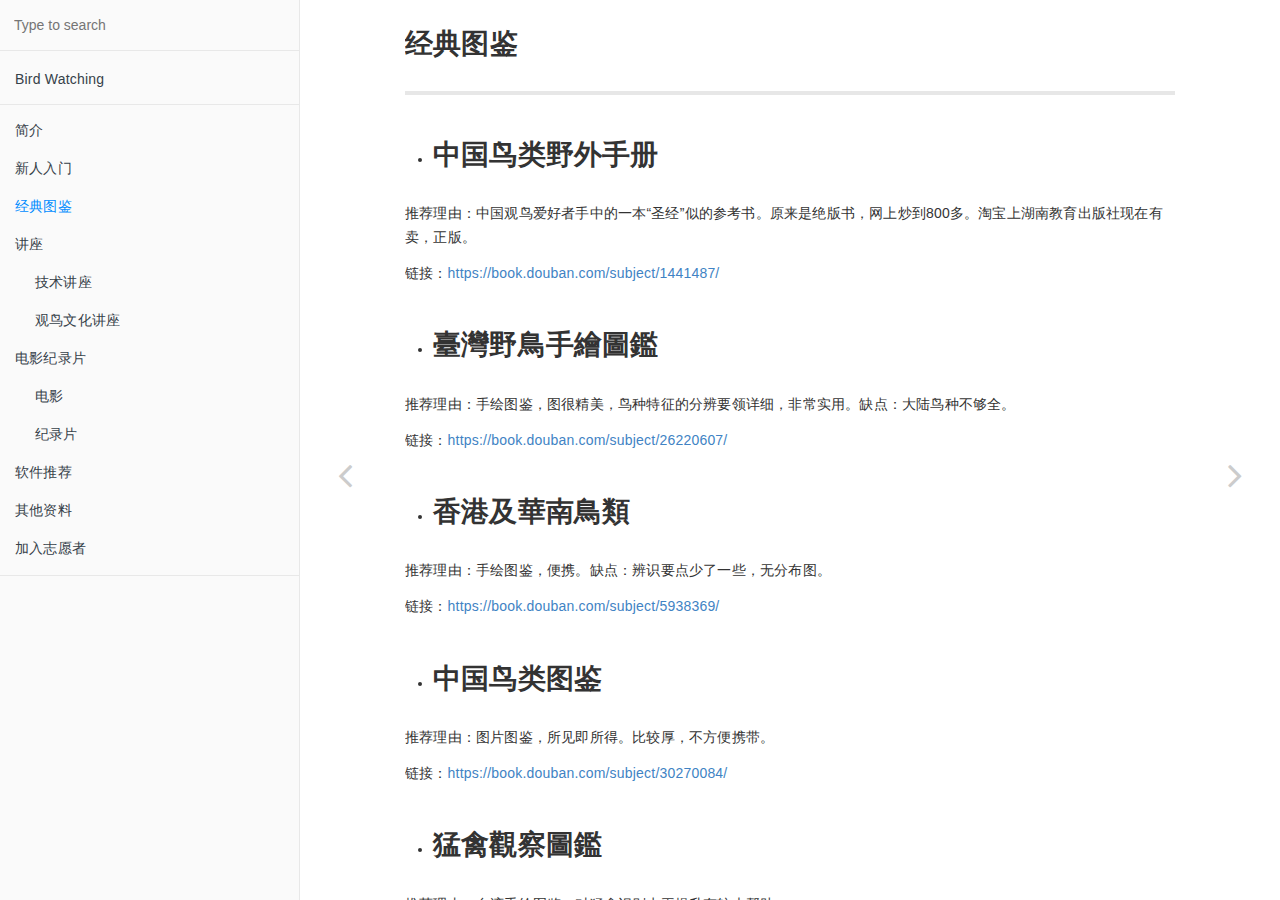
<file: tu-jian.html>
<!DOCTYPE HTML>
<html lang="" >
    <head>
        <meta charset="UTF-8">
        <meta content="text/html; charset=utf-8" http-equiv="Content-Type">
        <title>经典图鉴 · Sample GitBook</title>
        <meta http-equiv="X-UA-Compatible" content="IE=edge" />
        <meta name="description" content="">
        <meta name="generator" content="GitBook 3.2.3">
        <meta name="author" content="weixiang.yang <312972675@qq.com>">
        
        
    
    <link rel="stylesheet" href="gitbook/style.css">

    
            
                
                <link rel="stylesheet" href="gitbook/gitbook-plugin-pageview-count/plugin.css">
                
            
                
                <link rel="stylesheet" href="gitbook/gitbook-plugin-search-pro/search.css">
                
            
                
                <link rel="stylesheet" href="gitbook/gitbook-plugin-highlight/website.css">
                
            
                
                <link rel="stylesheet" href="gitbook/gitbook-plugin-fontsettings/website.css">
                
            
        

    

    
        
        <link rel="stylesheet" href="styles/website.css">
        
    

        
    
    
    <meta name="HandheldFriendly" content="true"/>
    <meta name="viewport" content="width=device-width, initial-scale=1, user-scalable=no">
    <meta name="apple-mobile-web-app-capable" content="yes">
    <meta name="apple-mobile-web-app-status-bar-style" content="black">
    <link rel="apple-touch-icon-precomposed" sizes="152x152" href="gitbook/images/apple-touch-icon-precomposed-152.png">
    <link rel="shortcut icon" href="gitbook/images/favicon.ico" type="image/x-icon">

    
    <link rel="next" href="jiang-zuo.html" />
    
    
    <link rel="prev" href="xin-ren-ru-men.html" />
    

    </head>
    <body>
        
<div class="book">
    <div class="book-summary">
        
            
<div id="book-search-input" role="search">
    <input type="text" placeholder="Type to search" />
</div>

            
                <nav role="navigation">
                


<ul class="summary">
    
    
    
        
        <li>
            <a href="" target="_blank" class="custom-link">Bird Watching</a>
        </li>
    
    

    
    <li class="divider"></li>
    

    
        
        
    
        <li class="chapter " data-level="1.1" data-path="./">
            
                <a href="./">
            
                    
                    简介
            
                </a>
            

            
        </li>
    
        <li class="chapter " data-level="1.2" data-path="xin-ren-ru-men.html">
            
                <a href="xin-ren-ru-men.html">
            
                    
                    新人入门
            
                </a>
            

            
        </li>
    
        <li class="chapter active" data-level="1.3" data-path="tu-jian.html">
            
                <a href="tu-jian.html">
            
                    
                    经典图鉴
            
                </a>
            

            
        </li>
    
        <li class="chapter " data-level="1.4" data-path="jiang-zuo.html">
            
                <a href="jiang-zuo.html">
            
                    
                    讲座
            
                </a>
            

            
            <ul class="articles">
                
    
        <li class="chapter " data-level="1.4.1" data-path="jiang-zuo/ji-zhu-jiang-zuo.html">
            
                <a href="jiang-zuo/ji-zhu-jiang-zuo.html">
            
                    
                    技术讲座
            
                </a>
            

            
        </li>
    
        <li class="chapter " data-level="1.4.2" data-path="jiang-zuo/guan-niao-wen-hua-jiang-zuo.html">
            
                <a href="jiang-zuo/guan-niao-wen-hua-jiang-zuo.html">
            
                    
                    观鸟文化讲座
            
                </a>
            

            
        </li>
    

            </ul>
            
        </li>
    
        <li class="chapter " data-level="1.5" data-path="dian-ying-ji-lu-pian.html">
            
                <a href="dian-ying-ji-lu-pian.html">
            
                    
                    电影纪录片
            
                </a>
            

            
            <ul class="articles">
                
    
        <li class="chapter " data-level="1.5.1" data-path="dian-ying-ji-lu-pian/dian-ying.html">
            
                <a href="dian-ying-ji-lu-pian/dian-ying.html">
            
                    
                    电影
            
                </a>
            

            
        </li>
    
        <li class="chapter " data-level="1.5.2" data-path="dian-ying-ji-lu-pian/ji-lu-pian.html">
            
                <a href="dian-ying-ji-lu-pian/ji-lu-pian.html">
            
                    
                    纪录片
            
                </a>
            

            
        </li>
    

            </ul>
            
        </li>
    
        <li class="chapter " data-level="1.6" data-path="ruan-jian-tui-jian.html">
            
                <a href="ruan-jian-tui-jian.html">
            
                    
                    软件推荐
            
                </a>
            

            
        </li>
    
        <li class="chapter " data-level="1.7" data-path="qi-ta-zi-liao.html">
            
                <a href="qi-ta-zi-liao.html">
            
                    
                    其他资料
            
                </a>
            

            
        </li>
    
        <li class="chapter " data-level="1.8" data-path="jia-ru-zhi-yuan-zhe.html">
            
                <a href="jia-ru-zhi-yuan-zhe.html">
            
                    
                    加入志愿者
            
                </a>
            

            
        </li>
    

    

    <li class="divider"></li>

    <li>
        <a href="https://www.gitbook.com" target="blank" class="gitbook-link">
            Published with GitBook
        </a>
    </li>
</ul>


                </nav>
            
        
    </div>

    <div class="book-body">
        
            <div class="body-inner">
                
                    

<div class="book-header" role="navigation">
    

    <!-- Title -->
    <h1>
        <i class="fa fa-circle-o-notch fa-spin"></i>
        <a href="." >经典图鉴</a>
    </h1>
</div>




                    <div class="page-wrapper" tabindex="-1" role="main">
                        <div class="page-inner">
                            
<div id="book-search-results">
    <div class="search-noresults">
    
                                <section class="normal markdown-section">
                                
                                <h1 id="&#x7ECF;&#x5178;&#x56FE;&#x9274;">&#x7ECF;&#x5178;&#x56FE;&#x9274;</h1>
<hr>
<ul>
<li><h1 id="&#x4E2D;&#x56FD;&#x9E1F;&#x7C7B;&#x91CE;&#x5916;&#x624B;&#x518C;">&#x4E2D;&#x56FD;&#x9E1F;&#x7C7B;&#x91CE;&#x5916;&#x624B;&#x518C;</h1>
</li>
</ul>
<p>&#x63A8;&#x8350;&#x7406;&#x7531;&#xFF1A;&#x4E2D;&#x56FD;&#x89C2;&#x9E1F;&#x7231;&#x597D;&#x8005;&#x624B;&#x4E2D;&#x7684;&#x4E00;&#x672C;&#x201C;&#x5723;&#x7ECF;&#x201D;&#x4F3C;&#x7684;&#x53C2;&#x8003;&#x4E66;&#x3002;&#x539F;&#x6765;&#x662F;&#x7EDD;&#x7248;&#x4E66;&#xFF0C;&#x7F51;&#x4E0A;&#x7092;&#x5230;800&#x591A;&#x3002;&#x6DD8;&#x5B9D;&#x4E0A;&#x6E56;&#x5357;&#x6559;&#x80B2;&#x51FA;&#x7248;&#x793E;&#x73B0;&#x5728;&#x6709;&#x5356;&#xFF0C;&#x6B63;&#x7248;&#x3002;</p>
<p>&#x94FE;&#x63A5;&#xFF1A;<a href="https://book.douban.com/subject/1441487/" target="_blank">https://book.douban.com/subject/1441487/</a></p>
<ul>
<li><h1 id="&#x81FA;&#x7063;&#x91CE;&#x9CE5;&#x624B;&#x7E6A;&#x5716;&#x9451;">&#x81FA;&#x7063;&#x91CE;&#x9CE5;&#x624B;&#x7E6A;&#x5716;&#x9451;</h1>
</li>
</ul>
<p>&#x63A8;&#x8350;&#x7406;&#x7531;&#xFF1A;&#x624B;&#x7ED8;&#x56FE;&#x9274;&#xFF0C;&#x56FE;&#x5F88;&#x7CBE;&#x7F8E;&#xFF0C;&#x9E1F;&#x79CD;&#x7279;&#x5F81;&#x7684;&#x5206;&#x8FA8;&#x8981;&#x9886;&#x8BE6;&#x7EC6;&#xFF0C;&#x975E;&#x5E38;&#x5B9E;&#x7528;&#x3002;&#x7F3A;&#x70B9;&#xFF1A;&#x5927;&#x9646;&#x9E1F;&#x79CD;&#x4E0D;&#x591F;&#x5168;&#x3002;</p>
<p>&#x94FE;&#x63A5;&#xFF1A;<a href="https://book.douban.com/subject/26220607/" target="_blank">https://book.douban.com/subject/26220607/</a></p>
<ul>
<li><h1 id="&#x9999;&#x6E2F;&#x53CA;&#x83EF;&#x5357;&#x9CE5;&#x985E;">&#x9999;&#x6E2F;&#x53CA;&#x83EF;&#x5357;&#x9CE5;&#x985E;</h1>
</li>
</ul>
<p>&#x63A8;&#x8350;&#x7406;&#x7531;&#xFF1A;&#x624B;&#x7ED8;&#x56FE;&#x9274;&#xFF0C;&#x4FBF;&#x643A;&#x3002;&#x7F3A;&#x70B9;&#xFF1A;&#x8FA8;&#x8BC6;&#x8981;&#x70B9;&#x5C11;&#x4E86;&#x4E00;&#x4E9B;&#xFF0C;&#x65E0;&#x5206;&#x5E03;&#x56FE;&#x3002;</p>
<p>&#x94FE;&#x63A5;&#xFF1A;<a href="https://book.douban.com/subject/5938369/" target="_blank">https://book.douban.com/subject/5938369/</a></p>
<ul>
<li><h1 id="&#x4E2D;&#x56FD;&#x9E1F;&#x7C7B;&#x56FE;&#x9274;">&#x4E2D;&#x56FD;&#x9E1F;&#x7C7B;&#x56FE;&#x9274;</h1>
</li>
</ul>
<p>&#x63A8;&#x8350;&#x7406;&#x7531;&#xFF1A;&#x56FE;&#x7247;&#x56FE;&#x9274;&#xFF0C;&#x6240;&#x89C1;&#x5373;&#x6240;&#x5F97;&#x3002;&#x6BD4;&#x8F83;&#x539A;&#xFF0C;&#x4E0D;&#x65B9;&#x4FBF;&#x643A;&#x5E26;&#x3002;</p>
<p>&#x94FE;&#x63A5;&#xFF1A;<a href="https://book.douban.com/subject/30270084/" target="_blank">https://book.douban.com/subject/30270084/</a></p>
<ul>
<li><h1 id="&#x731B;&#x79BD;&#x89C0;&#x5BDF;&#x5716;&#x9451;">&#x731B;&#x79BD;&#x89C0;&#x5BDF;&#x5716;&#x9451;</h1>
</li>
</ul>
<p>&#x63A8;&#x8350;&#x7406;&#x7531;&#xFF1A;&#x53F0;&#x6E7E;&#x624B;&#x7ED8;&#x56FE;&#x9274;&#xFF0C;&#x5BF9;&#x731B;&#x79BD;&#x8BC6;&#x522B;&#x6C34;&#x5E73;&#x63D0;&#x5347;&#x6709;&#x8F83;&#x5927;&#x5E2E;&#x52A9;&#x3002;</p>
<p>&#x94FE;&#x63A5;&#xFF1A;<a href="https://book.douban.com/subject/1926155/" target="_blank">https://book.douban.com/subject/1926155/</a></p>
<ul>
<li><h1 id="&#x4E0A;&#x6D77;&#x6C34;&#x9E1F;">&#x4E0A;&#x6D77;&#x6C34;&#x9E1F;</h1>
</li>
</ul>
<p>&#x63A8;&#x8350;&#x7406;&#x7531;&#xFF1A;&#x5BF9;&#x4E8E;&#x4E1C;&#x90E8;&#x6C34;&#x9E1F;&#x8BC6;&#x522B;&#x6709;&#x8F83;&#x5927;&#x5E2E;&#x52A9;&#x3002;</p>
<p>&#x94FE;&#x63A5;&#xFF1A;<a href="https://book.douban.com/subject/3065535/" target="_blank">https://book.douban.com/subject/3065535/</a></p>
<ul>
<li><h1 id="&#x6B27;&#x7C7B;&#x8BC6;&#x522B;&#x624B;&#x518C;">&#x6B27;&#x7C7B;&#x8BC6;&#x522B;&#x624B;&#x518C;</h1>
</li>
</ul>
<p>&#x63A8;&#x8350;&#x7406;&#x7531;&#xFF1A;&#x65E5;&#x672C;&#x624B;&#x7ED8;&#x56FE;&#x9274;&#xFF0C;&#x6C0F;&#x539F;&#x5DE8;&#x96C4;/&#x6C0F;&#x539F;&#x9053;&#x662D;&#xFF0C; &#x56FE;&#x7248;&#x6E05;&#x6670;&#xFF0C;&#x601D;&#x8DEF;&#x6E05;&#x6670;&#xFF0C;&#x8FA8;&#x522B;&#x6807;&#x51C6;&#x660E;&#x4E86;&#x3002;</p>
<p>&#x94FE;&#x63A5;&#xFF1A;<a href="https://book.douban.com/subject/27097566/" target="_blank">https://book.douban.com/subject/27097566/</a></p>
<ul>
<li><h1 id="subject_tpc">&#x65E5;&#x672C;&#x306E;&#x30AB;&#x30E2;&#x8B58;&#x5225;&#x56F3;&#x9451; </h1>
</li>
</ul>
<p>&#x63A8;&#x8350;&#x7406;&#x7531;&#xFF1A;&#x9E2D;&#x5B9D;&#x4E66;&#xFF0C;&#x6C0F;&#x539F;&#x5DE8;&#x96C4;/&#x6C0F;&#x539F;&#x9053;&#x662D;&#xFF0C;&#x636E;&#x8BF4;&#x6B63;&#x5728;&#x7FFB;&#x8BD1;&#x4E2D;&#xFF0C;&#x53EF;&#x80FD;&#x4E0D;&#x4E45;&#x56FD;&#x5185;&#x53EF;&#x4EE5;&#x4E70;&#x5230;&#x3002;</p>
<p>&#x94FE;&#x63A5;&#xFF1A;<a href="http://www.shwbs.org/swb/read.php?tid=9084" target="_blank">http://www.shwbs.org/swb/read.php?tid=9084</a></p>

                                
                                </section>
                            
    </div>
    <div class="search-results">
        <div class="has-results">
            
            <h1 class="search-results-title"><span class='search-results-count'></span> results matching "<span class='search-query'></span>"</h1>
            <ul class="search-results-list"></ul>
            
        </div>
        <div class="no-results">
            
            <h1 class="search-results-title">No results matching "<span class='search-query'></span>"</h1>
            
        </div>
    </div>
</div>

                        </div>
                    </div>
                
            </div>

            
                
                <a href="xin-ren-ru-men.html" class="navigation navigation-prev " aria-label="Previous page: 新人入门">
                    <i class="fa fa-angle-left"></i>
                </a>
                
                
                <a href="jiang-zuo.html" class="navigation navigation-next " aria-label="Next page: 讲座">
                    <i class="fa fa-angle-right"></i>
                </a>
                
            
        
    </div>

    <script>
        var gitbook = gitbook || [];
        gitbook.push(function() {
            gitbook.page.hasChanged({"page":{"title":"经典图鉴","level":"1.3","depth":1,"next":{"title":"讲座","level":"1.4","depth":1,"path":"jiang-zuo.md","ref":"jiang-zuo.md","articles":[{"title":"技术讲座","level":"1.4.1","depth":2,"path":"jiang-zuo/ji-zhu-jiang-zuo.md","ref":"jiang-zuo/ji-zhu-jiang-zuo.md","articles":[]},{"title":"观鸟文化讲座","level":"1.4.2","depth":2,"path":"jiang-zuo/guan-niao-wen-hua-jiang-zuo.md","ref":"jiang-zuo/guan-niao-wen-hua-jiang-zuo.md","articles":[]}]},"previous":{"title":"新人入门","level":"1.2","depth":1,"path":"xin-ren-ru-men.md","ref":"xin-ren-ru-men.md","articles":[]},"dir":"ltr"},"config":{"plugins":["-search","pageview-count","search-pro"],"styles":{"website":"styles/website.css"},"pluginsConfig":{"pageview-count":{},"search-pro":{},"highlight":{},"lunr":{"maxIndexSize":1000000,"ignoreSpecialCharacters":false},"sharing":{"facebook":true,"twitter":true,"google":false,"weibo":false,"instapaper":false,"vk":false,"all":["facebook","google","twitter","weibo","instapaper"]},"fontsettings":{"theme":"white","family":"sans","size":2},"theme-default":{"styles":{"website":"styles/website.css","pdf":"styles/pdf.css","epub":"styles/epub.css","mobi":"styles/mobi.css","ebook":"styles/ebook.css","print":"styles/print.css"},"showLevel":false}},"theme":"default","author":"weixiang.yang <312972675@qq.com>","pdf":{"pageBreaksBefore":"/","headerTemplate":null,"paperSize":"a4","margin":{"right":62,"left":62,"top":36,"bottom":36},"fontSize":12,"fontFamily":"Arial","footerTemplate":null,"chapterMark":"pagebreak","pageNumbers":false},"structure":{"langs":"LANGS.md","readme":"README.md","glossary":"GLOSSARY.md","summary":"SUMMARY.md"},"variables":{},"title":"Sample GitBook","links":{"sharing":{"all":null,"facebook":null,"google":null,"twitter":null,"weibo":null},"sidebar":{"Bird Watching":null}},"gitbook":"*","description":"This is a sample book created by gitbook","extension":null},"file":{"path":"tu-jian.md","mtime":"2020-11-13T13:17:08.508Z","type":"markdown"},"gitbook":{"version":"3.2.3","time":"2020-11-14T13:25:28.832Z"},"basePath":".","book":{"language":""}});
        });
    </script>
</div>

        
    <script src="gitbook/gitbook.js"></script>
    <script src="gitbook/theme.js"></script>
    
        
        <script src="gitbook/gitbook-plugin-pageview-count/plugin.js"></script>
        
    
        
        <script src="gitbook/gitbook-plugin-search-pro/jquery.mark.min.js"></script>
        
    
        
        <script src="gitbook/gitbook-plugin-search-pro/search.js"></script>
        
    
        
        <script src="gitbook/gitbook-plugin-lunr/lunr.min.js"></script>
        
    
        
        <script src="gitbook/gitbook-plugin-lunr/search-lunr.js"></script>
        
    
        
        <script src="gitbook/gitbook-plugin-sharing/buttons.js"></script>
        
    
        
        <script src="gitbook/gitbook-plugin-fontsettings/fontsettings.js"></script>
        
    

    </body>
</html>
</file>
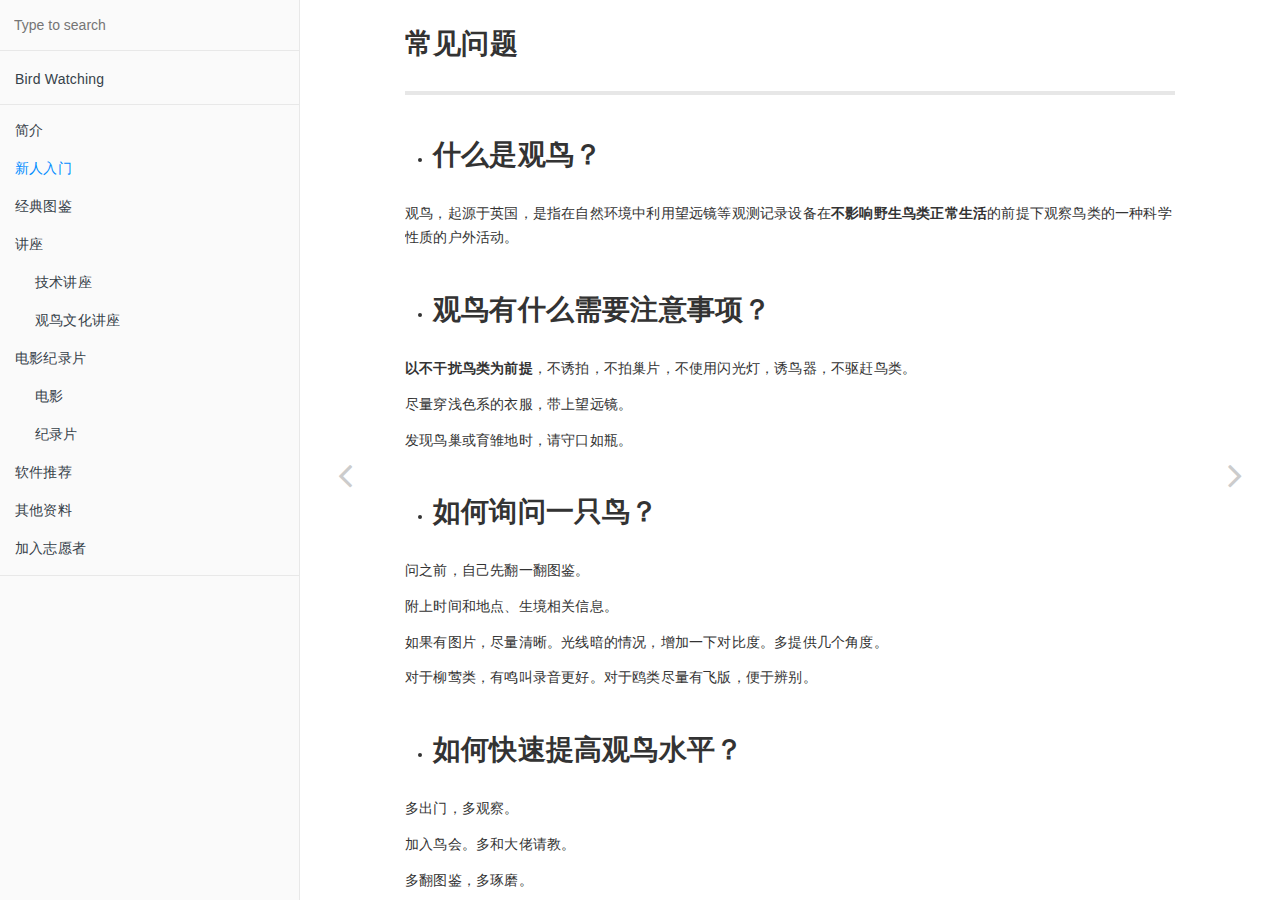
<file: xin-ren-ru-men.html>
<!DOCTYPE HTML>
<html lang="" >
    <head>
        <meta charset="UTF-8">
        <meta content="text/html; charset=utf-8" http-equiv="Content-Type">
        <title>新人入门 · Sample GitBook</title>
        <meta http-equiv="X-UA-Compatible" content="IE=edge" />
        <meta name="description" content="">
        <meta name="generator" content="GitBook 3.2.3">
        <meta name="author" content="weixiang.yang <312972675@qq.com>">
        
        
    
    <link rel="stylesheet" href="gitbook/style.css">

    
            
                
                <link rel="stylesheet" href="gitbook/gitbook-plugin-pageview-count/plugin.css">
                
            
                
                <link rel="stylesheet" href="gitbook/gitbook-plugin-search-pro/search.css">
                
            
                
                <link rel="stylesheet" href="gitbook/gitbook-plugin-highlight/website.css">
                
            
                
                <link rel="stylesheet" href="gitbook/gitbook-plugin-fontsettings/website.css">
                
            
        

    

    
        
        <link rel="stylesheet" href="styles/website.css">
        
    

        
    
    
    <meta name="HandheldFriendly" content="true"/>
    <meta name="viewport" content="width=device-width, initial-scale=1, user-scalable=no">
    <meta name="apple-mobile-web-app-capable" content="yes">
    <meta name="apple-mobile-web-app-status-bar-style" content="black">
    <link rel="apple-touch-icon-precomposed" sizes="152x152" href="gitbook/images/apple-touch-icon-precomposed-152.png">
    <link rel="shortcut icon" href="gitbook/images/favicon.ico" type="image/x-icon">

    
    <link rel="next" href="tu-jian.html" />
    
    
    <link rel="prev" href="./" />
    

    </head>
    <body>
        
<div class="book">
    <div class="book-summary">
        
            
<div id="book-search-input" role="search">
    <input type="text" placeholder="Type to search" />
</div>

            
                <nav role="navigation">
                


<ul class="summary">
    
    
    
        
        <li>
            <a href="" target="_blank" class="custom-link">Bird Watching</a>
        </li>
    
    

    
    <li class="divider"></li>
    

    
        
        
    
        <li class="chapter " data-level="1.1" data-path="./">
            
                <a href="./">
            
                    
                    简介
            
                </a>
            

            
        </li>
    
        <li class="chapter active" data-level="1.2" data-path="xin-ren-ru-men.html">
            
                <a href="xin-ren-ru-men.html">
            
                    
                    新人入门
            
                </a>
            

            
        </li>
    
        <li class="chapter " data-level="1.3" data-path="tu-jian.html">
            
                <a href="tu-jian.html">
            
                    
                    经典图鉴
            
                </a>
            

            
        </li>
    
        <li class="chapter " data-level="1.4" data-path="jiang-zuo.html">
            
                <a href="jiang-zuo.html">
            
                    
                    讲座
            
                </a>
            

            
            <ul class="articles">
                
    
        <li class="chapter " data-level="1.4.1" data-path="jiang-zuo/ji-zhu-jiang-zuo.html">
            
                <a href="jiang-zuo/ji-zhu-jiang-zuo.html">
            
                    
                    技术讲座
            
                </a>
            

            
        </li>
    
        <li class="chapter " data-level="1.4.2" data-path="jiang-zuo/guan-niao-wen-hua-jiang-zuo.html">
            
                <a href="jiang-zuo/guan-niao-wen-hua-jiang-zuo.html">
            
                    
                    观鸟文化讲座
            
                </a>
            

            
        </li>
    

            </ul>
            
        </li>
    
        <li class="chapter " data-level="1.5" data-path="dian-ying-ji-lu-pian.html">
            
                <a href="dian-ying-ji-lu-pian.html">
            
                    
                    电影纪录片
            
                </a>
            

            
            <ul class="articles">
                
    
        <li class="chapter " data-level="1.5.1" data-path="dian-ying-ji-lu-pian/dian-ying.html">
            
                <a href="dian-ying-ji-lu-pian/dian-ying.html">
            
                    
                    电影
            
                </a>
            

            
        </li>
    
        <li class="chapter " data-level="1.5.2" data-path="dian-ying-ji-lu-pian/ji-lu-pian.html">
            
                <a href="dian-ying-ji-lu-pian/ji-lu-pian.html">
            
                    
                    纪录片
            
                </a>
            

            
        </li>
    

            </ul>
            
        </li>
    
        <li class="chapter " data-level="1.6" data-path="ruan-jian-tui-jian.html">
            
                <a href="ruan-jian-tui-jian.html">
            
                    
                    软件推荐
            
                </a>
            

            
        </li>
    
        <li class="chapter " data-level="1.7" data-path="qi-ta-zi-liao.html">
            
                <a href="qi-ta-zi-liao.html">
            
                    
                    其他资料
            
                </a>
            

            
        </li>
    
        <li class="chapter " data-level="1.8" data-path="jia-ru-zhi-yuan-zhe.html">
            
                <a href="jia-ru-zhi-yuan-zhe.html">
            
                    
                    加入志愿者
            
                </a>
            

            
        </li>
    

    

    <li class="divider"></li>

    <li>
        <a href="https://www.gitbook.com" target="blank" class="gitbook-link">
            Published with GitBook
        </a>
    </li>
</ul>


                </nav>
            
        
    </div>

    <div class="book-body">
        
            <div class="body-inner">
                
                    

<div class="book-header" role="navigation">
    

    <!-- Title -->
    <h1>
        <i class="fa fa-circle-o-notch fa-spin"></i>
        <a href="." >新人入门</a>
    </h1>
</div>




                    <div class="page-wrapper" tabindex="-1" role="main">
                        <div class="page-inner">
                            
<div id="book-search-results">
    <div class="search-noresults">
    
                                <section class="normal markdown-section">
                                
                                <h1 id="&#x5E38;&#x89C1;&#x95EE;&#x9898;">&#x5E38;&#x89C1;&#x95EE;&#x9898;</h1>
<hr>
<ul>
<li><h1 id="&#x4EC0;&#x4E48;&#x662F;&#x89C2;&#x9E1F;&#xFF1F;">&#x4EC0;&#x4E48;&#x662F;&#x89C2;&#x9E1F;&#xFF1F;</h1>
</li>
</ul>
<p>&#x89C2;&#x9E1F;&#xFF0C;&#x8D77;&#x6E90;&#x4E8E;&#x82F1;&#x56FD;&#xFF0C;&#x662F;&#x6307;&#x5728;&#x81EA;&#x7136;&#x73AF;&#x5883;&#x4E2D;&#x5229;&#x7528;&#x671B;&#x8FDC;&#x955C;&#x7B49;&#x89C2;&#x6D4B;&#x8BB0;&#x5F55;&#x8BBE;&#x5907;&#x5728;<strong>&#x4E0D;&#x5F71;&#x54CD;&#x91CE;&#x751F;&#x9E1F;&#x7C7B;&#x6B63;&#x5E38;&#x751F;&#x6D3B;</strong>&#x7684;&#x524D;&#x63D0;&#x4E0B;&#x89C2;&#x5BDF;&#x9E1F;&#x7C7B;&#x7684;&#x4E00;&#x79CD;&#x79D1;&#x5B66;&#x6027;&#x8D28;&#x7684;&#x6237;&#x5916;&#x6D3B;&#x52A8;&#x3002;</p>
<ul>
<li><h1 id="&#x89C2;&#x9E1F;&#x6709;&#x4EC0;&#x4E48;&#x9700;&#x8981;&#x6CE8;&#x610F;&#x4E8B;&#x9879;&#xFF1F;">&#x89C2;&#x9E1F;&#x6709;&#x4EC0;&#x4E48;&#x9700;&#x8981;&#x6CE8;&#x610F;&#x4E8B;&#x9879;&#xFF1F;</h1>
</li>
</ul>
<p><strong>&#x4EE5;&#x4E0D;&#x5E72;&#x6270;&#x9E1F;&#x7C7B;&#x4E3A;&#x524D;&#x63D0;</strong>&#xFF0C;&#x4E0D;&#x8BF1;&#x62CD;&#xFF0C;&#x4E0D;&#x62CD;&#x5DE2;&#x7247;&#xFF0C;&#x4E0D;&#x4F7F;&#x7528;&#x95EA;&#x5149;&#x706F;&#xFF0C;&#x8BF1;&#x9E1F;&#x5668;&#xFF0C;&#x4E0D;&#x9A71;&#x8D76;&#x9E1F;&#x7C7B;&#x3002;</p>
<p>&#x5C3D;&#x91CF;&#x7A7F;&#x6D45;&#x8272;&#x7CFB;&#x7684;&#x8863;&#x670D;&#xFF0C;&#x5E26;&#x4E0A;&#x671B;&#x8FDC;&#x955C;&#x3002;</p>
<p>&#x53D1;&#x73B0;&#x9E1F;&#x5DE2;&#x6216;&#x80B2;&#x96CF;&#x5730;&#x65F6;&#xFF0C;&#x8BF7;&#x5B88;&#x53E3;&#x5982;&#x74F6;&#x3002;</p>
<ul>
<li><h1 id="&#x5982;&#x4F55;&#x8BE2;&#x95EE;&#x4E00;&#x53EA;&#x9E1F;&#xFF1F;">&#x5982;&#x4F55;&#x8BE2;&#x95EE;&#x4E00;&#x53EA;&#x9E1F;&#xFF1F;</h1>
</li>
</ul>
<p>&#x95EE;&#x4E4B;&#x524D;&#xFF0C;&#x81EA;&#x5DF1;&#x5148;&#x7FFB;&#x4E00;&#x7FFB;&#x56FE;&#x9274;&#x3002;</p>
<p>&#x9644;&#x4E0A;&#x65F6;&#x95F4;&#x548C;&#x5730;&#x70B9;&#x3001;&#x751F;&#x5883;&#x76F8;&#x5173;&#x4FE1;&#x606F;&#x3002;</p>
<p>&#x5982;&#x679C;&#x6709;&#x56FE;&#x7247;&#xFF0C;&#x5C3D;&#x91CF;&#x6E05;&#x6670;&#x3002;&#x5149;&#x7EBF;&#x6697;&#x7684;&#x60C5;&#x51B5;&#xFF0C;&#x589E;&#x52A0;&#x4E00;&#x4E0B;&#x5BF9;&#x6BD4;&#x5EA6;&#x3002;&#x591A;&#x63D0;&#x4F9B;&#x51E0;&#x4E2A;&#x89D2;&#x5EA6;&#x3002;</p>
<p>&#x5BF9;&#x4E8E;&#x67F3;&#x83BA;&#x7C7B;&#xFF0C;&#x6709;&#x9E23;&#x53EB;&#x5F55;&#x97F3;&#x66F4;&#x597D;&#x3002;&#x5BF9;&#x4E8E;&#x9E25;&#x7C7B;&#x5C3D;&#x91CF;&#x6709;&#x98DE;&#x7248;&#xFF0C;&#x4FBF;&#x4E8E;&#x8FA8;&#x522B;&#x3002;</p>
<ul>
<li><h1 id="&#x5982;&#x4F55;&#x5FEB;&#x901F;&#x63D0;&#x9AD8;&#x89C2;&#x9E1F;&#x6C34;&#x5E73;&#xFF1F;">&#x5982;&#x4F55;&#x5FEB;&#x901F;&#x63D0;&#x9AD8;&#x89C2;&#x9E1F;&#x6C34;&#x5E73;&#xFF1F;</h1>
</li>
</ul>
<p>&#x591A;&#x51FA;&#x95E8;&#xFF0C;&#x591A;&#x89C2;&#x5BDF;&#x3002;</p>
<p>&#x52A0;&#x5165;&#x9E1F;&#x4F1A;&#x3002;&#x591A;&#x548C;&#x5927;&#x4F6C;&#x8BF7;&#x6559;&#x3002;</p>
<p>&#x591A;&#x7FFB;&#x56FE;&#x9274;&#xFF0C;&#x591A;&#x7422;&#x78E8;&#x3002;</p>
<ul>
<li><h1 id="&#x65B0;&#x4EBA;&#x5982;&#x4F55;&#x73A9;&#x8F6C;&#x9E1F;&#x4F1A;&#xFF1F;">&#x65B0;&#x4EBA;&#x5982;&#x4F55;&#x73A9;&#x8F6C;&#x9E1F;&#x4F1A;&#xFF1F;</h1>
</li>
</ul>
<p>&#x63A8;&#x8350;&#x9605;&#x8BFB;&#x8001;&#x4E22;&#x8001;&#x5E08;&#x7684;&#x300A;&#x56DB;&#x5341;&#x62DB;&#x73A9;&#x8F6C;&#x89C2;&#x9E1F;&#x4F1A;&#x300B;&#xFF0C;&#x98CE;&#x8DA3;&#xFF0C;&#x8BE6;&#x5C3D;&#xFF0C;&#x521D;&#x7EA7;&#x5165;&#x95E8;&#x8005;&#x5FC5;&#x770B;&#x554A;&#x3002;</p>
<p>&#x94FE;&#x63A5;&#xFF1A;<a href="https://pan.baidu.com/s/1L42aCu_nqxadkI6RN7nFKQ" target="_blank">https://pan.baidu.com/s/1L42aCu_nqxadkI6RN7nFKQ</a></p>
<p>&#x63D0;&#x53D6;&#x7801;&#xFF1A;iato</p>
<ul>
<li><h1 id="&#x5982;&#x4F55;&#x8BA9;&#x5B69;&#x5B50;&#x7231;&#x4E0A;&#x89C2;&#x9E1F;&#xFF1F;">&#x5982;&#x4F55;&#x8BA9;&#x5B69;&#x5B50;&#x7231;&#x4E0A;&#x89C2;&#x9E1F;&#xFF1F;</h1>
</li>
</ul>
<p>&#x5BB6;&#x957F;&#x81EA;&#x5DF1;&#x5148;&#x7231;&#x4E0A;&#x89C2;&#x9E1F;&#xFF0C;&#x5E26;&#x7740;&#x5B69;&#x5B50;&#x4E00;&#x8D77;&#x591A;&#x53C2;&#x52A0;&#x89C2;&#x9E1F;&#x6D3B;&#x52A8;&#x3002;</p>
<ul>
<li><h1 id="&#x5982;&#x4F55;&#x6311;&#x9009;&#x671B;&#x8FDC;&#x955C;&#xFF1F;">&#x5982;&#x4F55;&#x6311;&#x9009;&#x671B;&#x8FDC;&#x955C;&#xFF1F;</h1>
</li>
</ul>
<p>&#x5173;&#x6CE8;&#x516C;&#x5171;&#x53F7;&#x201C;&#x8BA9;&#x6211;&#x4EEC;&#x770B;&#x9E1F;&#x53BB;&#x201D;&#xFF0C;&#x641C;&#x7D22;&#x6587;&#x7AE0;&#x201C;&#x5DE5;&#x6B32;&#x5584;&#x5176;&#x4E8B;&#xFF0C;&#x5FC5;&#x5148;&#x5229;&#x5176;&#x5668; &#x89C2;&#x9E1F;&#x671B;&#x8FDC;&#x955C;&#x63A8;&#x8350;&#x201D;&#x3002;</p>

                                
                                </section>
                            
    </div>
    <div class="search-results">
        <div class="has-results">
            
            <h1 class="search-results-title"><span class='search-results-count'></span> results matching "<span class='search-query'></span>"</h1>
            <ul class="search-results-list"></ul>
            
        </div>
        <div class="no-results">
            
            <h1 class="search-results-title">No results matching "<span class='search-query'></span>"</h1>
            
        </div>
    </div>
</div>

                        </div>
                    </div>
                
            </div>

            
                
                <a href="./" class="navigation navigation-prev " aria-label="Previous page: 简介">
                    <i class="fa fa-angle-left"></i>
                </a>
                
                
                <a href="tu-jian.html" class="navigation navigation-next " aria-label="Next page: 经典图鉴">
                    <i class="fa fa-angle-right"></i>
                </a>
                
            
        
    </div>

    <script>
        var gitbook = gitbook || [];
        gitbook.push(function() {
            gitbook.page.hasChanged({"page":{"title":"新人入门","level":"1.2","depth":1,"next":{"title":"经典图鉴","level":"1.3","depth":1,"path":"tu-jian.md","ref":"tu-jian.md","articles":[]},"previous":{"title":"简介","level":"1.1","depth":1,"path":"README.md","ref":"README.md","articles":[]},"dir":"ltr"},"config":{"plugins":["-search","pageview-count","search-pro"],"styles":{"website":"styles/website.css"},"pluginsConfig":{"pageview-count":{},"search-pro":{},"highlight":{},"lunr":{"maxIndexSize":1000000,"ignoreSpecialCharacters":false},"sharing":{"facebook":true,"twitter":true,"google":false,"weibo":false,"instapaper":false,"vk":false,"all":["facebook","google","twitter","weibo","instapaper"]},"fontsettings":{"theme":"white","family":"sans","size":2},"theme-default":{"styles":{"website":"styles/website.css","pdf":"styles/pdf.css","epub":"styles/epub.css","mobi":"styles/mobi.css","ebook":"styles/ebook.css","print":"styles/print.css"},"showLevel":false}},"theme":"default","author":"weixiang.yang <312972675@qq.com>","pdf":{"pageBreaksBefore":"/","headerTemplate":null,"paperSize":"a4","margin":{"right":62,"left":62,"top":36,"bottom":36},"fontSize":12,"fontFamily":"Arial","footerTemplate":null,"chapterMark":"pagebreak","pageNumbers":false},"structure":{"langs":"LANGS.md","readme":"README.md","glossary":"GLOSSARY.md","summary":"SUMMARY.md"},"variables":{},"title":"Sample GitBook","links":{"sharing":{"all":null,"facebook":null,"google":null,"twitter":null,"weibo":null},"sidebar":{"Bird Watching":null}},"gitbook":"*","description":"This is a sample book created by gitbook","extension":null},"file":{"path":"xin-ren-ru-men.md","mtime":"2020-11-14T12:53:33.536Z","type":"markdown"},"gitbook":{"version":"3.2.3","time":"2020-11-14T13:25:28.832Z"},"basePath":".","book":{"language":""}});
        });
    </script>
</div>

        
    <script src="gitbook/gitbook.js"></script>
    <script src="gitbook/theme.js"></script>
    
        
        <script src="gitbook/gitbook-plugin-pageview-count/plugin.js"></script>
        
    
        
        <script src="gitbook/gitbook-plugin-search-pro/jquery.mark.min.js"></script>
        
    
        
        <script src="gitbook/gitbook-plugin-search-pro/search.js"></script>
        
    
        
        <script src="gitbook/gitbook-plugin-lunr/lunr.min.js"></script>
        
    
        
        <script src="gitbook/gitbook-plugin-lunr/search-lunr.js"></script>
        
    
        
        <script src="gitbook/gitbook-plugin-sharing/buttons.js"></script>
        
    
        
        <script src="gitbook/gitbook-plugin-fontsettings/fontsettings.js"></script>
        
    

    </body>
</html>
</file>
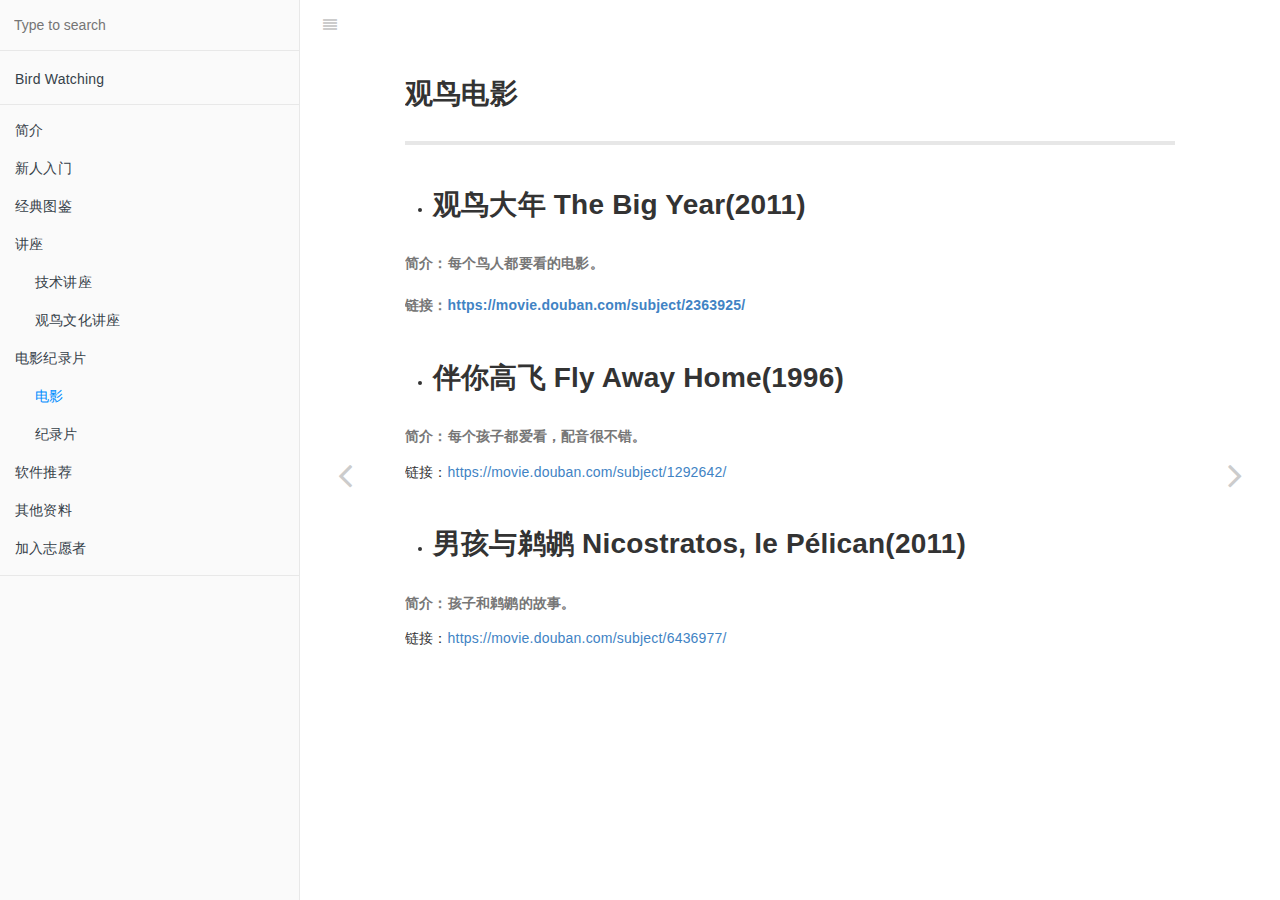
<file: dian-ying-ji-lu-pian/dian-ying.html>
<!DOCTYPE HTML>
<html lang="" >
    <head>
        <meta charset="UTF-8">
        <meta content="text/html; charset=utf-8" http-equiv="Content-Type">
        <title>电影 · Sample GitBook</title>
        <meta http-equiv="X-UA-Compatible" content="IE=edge" />
        <meta name="description" content="">
        <meta name="generator" content="GitBook 3.2.3">
        <meta name="author" content="weixiang.yang <312972675@qq.com>">
        
        
    
    <link rel="stylesheet" href="../gitbook/style.css">

    
            
                
                <link rel="stylesheet" href="../gitbook/gitbook-plugin-pageview-count/plugin.css">
                
            
                
                <link rel="stylesheet" href="../gitbook/gitbook-plugin-search-pro/search.css">
                
            
                
                <link rel="stylesheet" href="../gitbook/gitbook-plugin-highlight/website.css">
                
            
                
                <link rel="stylesheet" href="../gitbook/gitbook-plugin-fontsettings/website.css">
                
            
        

    

    
        
        <link rel="stylesheet" href="../styles/website.css">
        
    

        
    
    
    <meta name="HandheldFriendly" content="true"/>
    <meta name="viewport" content="width=device-width, initial-scale=1, user-scalable=no">
    <meta name="apple-mobile-web-app-capable" content="yes">
    <meta name="apple-mobile-web-app-status-bar-style" content="black">
    <link rel="apple-touch-icon-precomposed" sizes="152x152" href="../gitbook/images/apple-touch-icon-precomposed-152.png">
    <link rel="shortcut icon" href="../gitbook/images/favicon.ico" type="image/x-icon">

    
    <link rel="next" href="ji-lu-pian.html" />
    
    
    <link rel="prev" href="../dian-ying-ji-lu-pian.html" />
    

    </head>
    <body>
        
<div class="book">
    <div class="book-summary">
        
            
<div id="book-search-input" role="search">
    <input type="text" placeholder="Type to search" />
</div>

            
                <nav role="navigation">
                


<ul class="summary">
    
    
    
        
        <li>
            <a href="" target="_blank" class="custom-link">Bird Watching</a>
        </li>
    
    

    
    <li class="divider"></li>
    

    
        
        
    
        <li class="chapter " data-level="1.1" data-path="../">
            
                <a href="../">
            
                    
                    简介
            
                </a>
            

            
        </li>
    
        <li class="chapter " data-level="1.2" data-path="../xin-ren-ru-men.html">
            
                <a href="../xin-ren-ru-men.html">
            
                    
                    新人入门
            
                </a>
            

            
        </li>
    
        <li class="chapter " data-level="1.3" data-path="../tu-jian.html">
            
                <a href="../tu-jian.html">
            
                    
                    经典图鉴
            
                </a>
            

            
        </li>
    
        <li class="chapter " data-level="1.4" data-path="../jiang-zuo.html">
            
                <a href="../jiang-zuo.html">
            
                    
                    讲座
            
                </a>
            

            
            <ul class="articles">
                
    
        <li class="chapter " data-level="1.4.1" data-path="../jiang-zuo/ji-zhu-jiang-zuo.html">
            
                <a href="../jiang-zuo/ji-zhu-jiang-zuo.html">
            
                    
                    技术讲座
            
                </a>
            

            
        </li>
    
        <li class="chapter " data-level="1.4.2" data-path="../jiang-zuo/guan-niao-wen-hua-jiang-zuo.html">
            
                <a href="../jiang-zuo/guan-niao-wen-hua-jiang-zuo.html">
            
                    
                    观鸟文化讲座
            
                </a>
            

            
        </li>
    

            </ul>
            
        </li>
    
        <li class="chapter " data-level="1.5" data-path="../dian-ying-ji-lu-pian.html">
            
                <a href="../dian-ying-ji-lu-pian.html">
            
                    
                    电影纪录片
            
                </a>
            

            
            <ul class="articles">
                
    
        <li class="chapter active" data-level="1.5.1" data-path="dian-ying.html">
            
                <a href="dian-ying.html">
            
                    
                    电影
            
                </a>
            

            
        </li>
    
        <li class="chapter " data-level="1.5.2" data-path="ji-lu-pian.html">
            
                <a href="ji-lu-pian.html">
            
                    
                    纪录片
            
                </a>
            

            
        </li>
    

            </ul>
            
        </li>
    
        <li class="chapter " data-level="1.6" data-path="../ruan-jian-tui-jian.html">
            
                <a href="../ruan-jian-tui-jian.html">
            
                    
                    软件推荐
            
                </a>
            

            
        </li>
    
        <li class="chapter " data-level="1.7" data-path="../qi-ta-zi-liao.html">
            
                <a href="../qi-ta-zi-liao.html">
            
                    
                    其他资料
            
                </a>
            

            
        </li>
    
        <li class="chapter " data-level="1.8" data-path="../jia-ru-zhi-yuan-zhe.html">
            
                <a href="../jia-ru-zhi-yuan-zhe.html">
            
                    
                    加入志愿者
            
                </a>
            

            
        </li>
    

    

    <li class="divider"></li>

    <li>
        <a href="https://www.gitbook.com" target="blank" class="gitbook-link">
            Published with GitBook
        </a>
    </li>
</ul>


                </nav>
            
        
    </div>

    <div class="book-body">
        
            <div class="body-inner">
                
                    

<div class="book-header" role="navigation">
    

    <!-- Title -->
    <h1>
        <i class="fa fa-circle-o-notch fa-spin"></i>
        <a href=".." >电影</a>
    </h1>
</div>




                    <div class="page-wrapper" tabindex="-1" role="main">
                        <div class="page-inner">
                            
<div id="book-search-results">
    <div class="search-noresults">
    
                                <section class="normal markdown-section">
                                
                                <h1 id="&#x89C2;&#x9E1F;&#x7535;&#x5F71;">&#x89C2;&#x9E1F;&#x7535;&#x5F71;</h1>
<hr>
<ul>
<li><h1 id="&#x89C2;&#x9E1F;&#x5927;&#x5E74;-the-big-year2011">&#x89C2;&#x9E1F;&#x5927;&#x5E74; The Big Year(2011)</h1>
</li>
</ul>
<h6 id="&#x7B80;&#x4ECB;&#xFF1A;&#x6BCF;&#x4E2A;&#x9E1F;&#x4EBA;&#x90FD;&#x8981;&#x770B;&#x7684;&#x7535;&#x5F71;&#x3002;">&#x7B80;&#x4ECB;&#xFF1A;&#x6BCF;&#x4E2A;&#x9E1F;&#x4EBA;&#x90FD;&#x8981;&#x770B;&#x7684;&#x7535;&#x5F71;&#x3002;</h6>
<h6 id="&#x94FE;&#x63A5;&#xFF1A;httpsmoviedoubancomsubject2363925">&#x94FE;&#x63A5;&#xFF1A;<a href="https://movie.douban.com/subject/2363925/" target="_blank">https://movie.douban.com/subject/2363925/</a></h6>
<ul>
<li><h1 id="&#x4F34;&#x4F60;&#x9AD8;&#x98DE;-fly-away-home1996">&#x4F34;&#x4F60;&#x9AD8;&#x98DE; Fly Away Home(1996)</h1>
</li>
</ul>
<h6 id="&#x7B80;&#x4ECB;&#xFF1A;&#x6BCF;&#x4E2A;&#x5B69;&#x5B50;&#x90FD;&#x7231;&#x770B;&#xFF0C;&#x914D;&#x97F3;&#x5F88;&#x4E0D;&#x9519;&#x3002;">&#x7B80;&#x4ECB;&#xFF1A;&#x6BCF;&#x4E2A;&#x5B69;&#x5B50;&#x90FD;&#x7231;&#x770B;&#xFF0C;&#x914D;&#x97F3;&#x5F88;&#x4E0D;&#x9519;&#x3002;</h6>
<p>&#x94FE;&#x63A5;&#xFF1A;<a href="https://movie.douban.com/subject/1292642/" target="_blank">https://movie.douban.com/subject/1292642/</a></p>
<ul>
<li><h1 id="&#x7537;&#x5B69;&#x4E0E;&#x9E48;&#x9E55;-nicostratos-le-p&#xE9;lican2011">&#x7537;&#x5B69;&#x4E0E;&#x9E48;&#x9E55; Nicostratos, le P&#xE9;lican(2011)</h1>
</li>
</ul>
<h6 id="&#x7B80;&#x4ECB;&#xFF1A;&#x5B69;&#x5B50;&#x548C;&#x9E48;&#x9E55;&#x7684;&#x6545;&#x4E8B;&#x3002;">&#x7B80;&#x4ECB;&#xFF1A;&#x5B69;&#x5B50;&#x548C;&#x9E48;&#x9E55;&#x7684;&#x6545;&#x4E8B;&#x3002;</h6>
<p>&#x94FE;&#x63A5;&#xFF1A;<a href="https://movie.douban.com/subject/6436977/" target="_blank">https://movie.douban.com/subject/6436977/</a></p>

                                
                                </section>
                            
    </div>
    <div class="search-results">
        <div class="has-results">
            
            <h1 class="search-results-title"><span class='search-results-count'></span> results matching "<span class='search-query'></span>"</h1>
            <ul class="search-results-list"></ul>
            
        </div>
        <div class="no-results">
            
            <h1 class="search-results-title">No results matching "<span class='search-query'></span>"</h1>
            
        </div>
    </div>
</div>

                        </div>
                    </div>
                
            </div>

            
                
                <a href="../dian-ying-ji-lu-pian.html" class="navigation navigation-prev " aria-label="Previous page: 电影纪录片">
                    <i class="fa fa-angle-left"></i>
                </a>
                
                
                <a href="ji-lu-pian.html" class="navigation navigation-next " aria-label="Next page: 纪录片">
                    <i class="fa fa-angle-right"></i>
                </a>
                
            
        
    </div>

    <script>
        var gitbook = gitbook || [];
        gitbook.push(function() {
            gitbook.page.hasChanged({"page":{"title":"电影","level":"1.5.1","depth":2,"next":{"title":"纪录片","level":"1.5.2","depth":2,"path":"dian-ying-ji-lu-pian/ji-lu-pian.md","ref":"dian-ying-ji-lu-pian/ji-lu-pian.md","articles":[]},"previous":{"title":"电影纪录片","level":"1.5","depth":1,"path":"dian-ying-ji-lu-pian.md","ref":"dian-ying-ji-lu-pian.md","articles":[{"title":"电影","level":"1.5.1","depth":2,"path":"dian-ying-ji-lu-pian/dian-ying.md","ref":"dian-ying-ji-lu-pian/dian-ying.md","articles":[]},{"title":"纪录片","level":"1.5.2","depth":2,"path":"dian-ying-ji-lu-pian/ji-lu-pian.md","ref":"dian-ying-ji-lu-pian/ji-lu-pian.md","articles":[]}]},"dir":"ltr"},"config":{"plugins":["-search","pageview-count","search-pro"],"styles":{"website":"styles/website.css"},"pluginsConfig":{"pageview-count":{},"search-pro":{},"highlight":{},"lunr":{"maxIndexSize":1000000,"ignoreSpecialCharacters":false},"sharing":{"facebook":true,"twitter":true,"google":false,"weibo":false,"instapaper":false,"vk":false,"all":["facebook","google","twitter","weibo","instapaper"]},"fontsettings":{"theme":"white","family":"sans","size":2},"theme-default":{"styles":{"website":"styles/website.css","pdf":"styles/pdf.css","epub":"styles/epub.css","mobi":"styles/mobi.css","ebook":"styles/ebook.css","print":"styles/print.css"},"showLevel":false}},"theme":"default","author":"weixiang.yang <312972675@qq.com>","pdf":{"pageBreaksBefore":"/","headerTemplate":null,"paperSize":"a4","margin":{"right":62,"left":62,"top":36,"bottom":36},"fontSize":12,"fontFamily":"Arial","footerTemplate":null,"chapterMark":"pagebreak","pageNumbers":false},"structure":{"langs":"LANGS.md","readme":"README.md","glossary":"GLOSSARY.md","summary":"SUMMARY.md"},"variables":{},"title":"Sample GitBook","links":{"sharing":{"all":null,"facebook":null,"google":null,"twitter":null,"weibo":null},"sidebar":{"Bird Watching":null}},"gitbook":"*","description":"This is a sample book created by gitbook","extension":null},"file":{"path":"dian-ying-ji-lu-pian/dian-ying.md","mtime":"2020-11-12T13:15:32.458Z","type":"markdown"},"gitbook":{"version":"3.2.3","time":"2020-11-14T13:25:28.832Z"},"basePath":"..","book":{"language":""}});
        });
    </script>
</div>

        
    <script src="../gitbook/gitbook.js"></script>
    <script src="../gitbook/theme.js"></script>
    
        
        <script src="../gitbook/gitbook-plugin-pageview-count/plugin.js"></script>
        
    
        
        <script src="../gitbook/gitbook-plugin-search-pro/jquery.mark.min.js"></script>
        
    
        
        <script src="../gitbook/gitbook-plugin-search-pro/search.js"></script>
        
    
        
        <script src="../gitbook/gitbook-plugin-lunr/lunr.min.js"></script>
        
    
        
        <script src="../gitbook/gitbook-plugin-lunr/search-lunr.js"></script>
        
    
        
        <script src="../gitbook/gitbook-plugin-sharing/buttons.js"></script>
        
    
        
        <script src="../gitbook/gitbook-plugin-fontsettings/fontsettings.js"></script>
        
    

    </body>
</html>
</file>
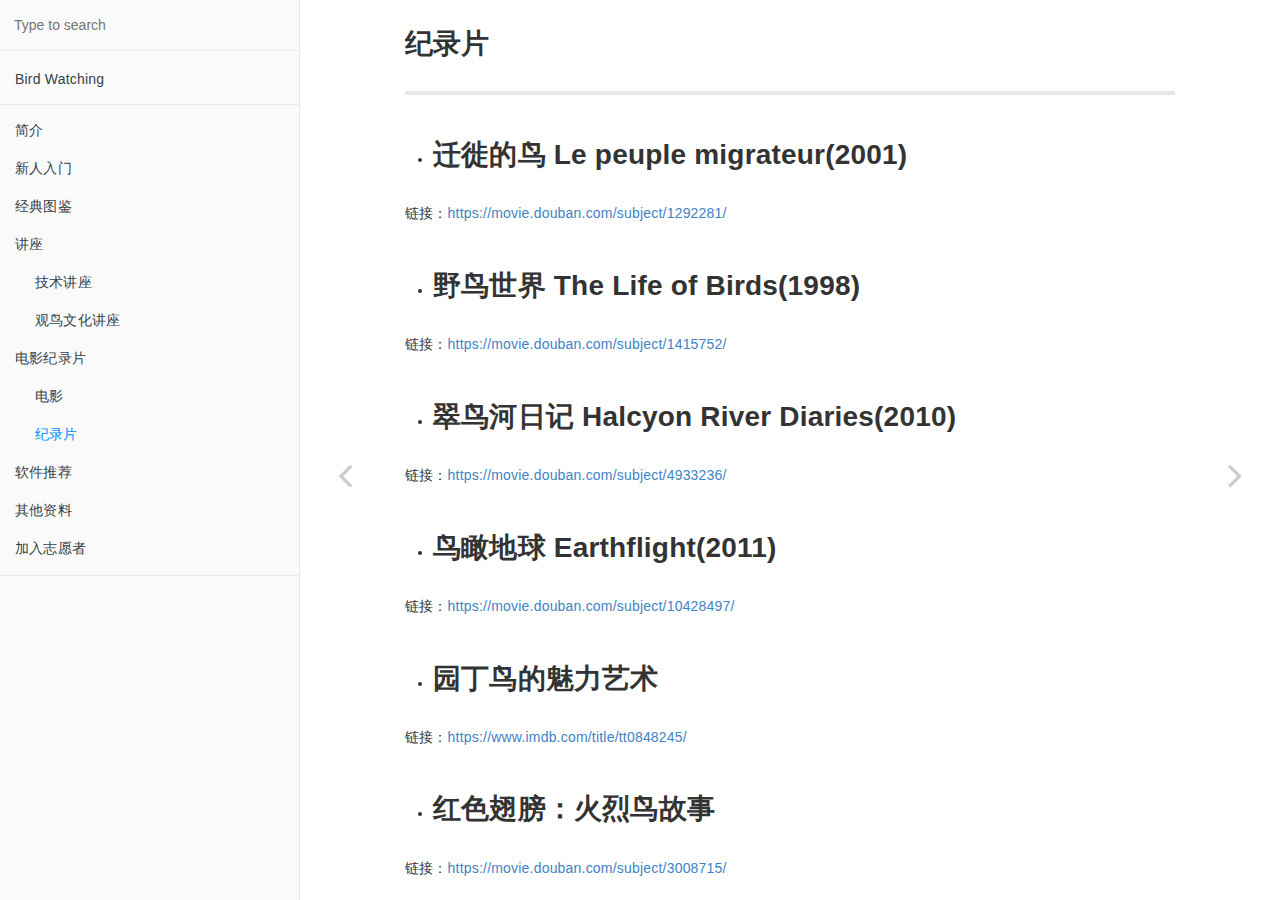
<file: dian-ying-ji-lu-pian/ji-lu-pian.html>
<!DOCTYPE HTML>
<html lang="" >
    <head>
        <meta charset="UTF-8">
        <meta content="text/html; charset=utf-8" http-equiv="Content-Type">
        <title>纪录片 · Sample GitBook</title>
        <meta http-equiv="X-UA-Compatible" content="IE=edge" />
        <meta name="description" content="">
        <meta name="generator" content="GitBook 3.2.3">
        <meta name="author" content="weixiang.yang <312972675@qq.com>">
        
        
    
    <link rel="stylesheet" href="../gitbook/style.css">

    
            
                
                <link rel="stylesheet" href="../gitbook/gitbook-plugin-pageview-count/plugin.css">
                
            
                
                <link rel="stylesheet" href="../gitbook/gitbook-plugin-search-pro/search.css">
                
            
                
                <link rel="stylesheet" href="../gitbook/gitbook-plugin-highlight/website.css">
                
            
                
                <link rel="stylesheet" href="../gitbook/gitbook-plugin-fontsettings/website.css">
                
            
        

    

    
        
        <link rel="stylesheet" href="../styles/website.css">
        
    

        
    
    
    <meta name="HandheldFriendly" content="true"/>
    <meta name="viewport" content="width=device-width, initial-scale=1, user-scalable=no">
    <meta name="apple-mobile-web-app-capable" content="yes">
    <meta name="apple-mobile-web-app-status-bar-style" content="black">
    <link rel="apple-touch-icon-precomposed" sizes="152x152" href="../gitbook/images/apple-touch-icon-precomposed-152.png">
    <link rel="shortcut icon" href="../gitbook/images/favicon.ico" type="image/x-icon">

    
    <link rel="next" href="../ruan-jian-tui-jian.html" />
    
    
    <link rel="prev" href="dian-ying.html" />
    

    </head>
    <body>
        
<div class="book">
    <div class="book-summary">
        
            
<div id="book-search-input" role="search">
    <input type="text" placeholder="Type to search" />
</div>

            
                <nav role="navigation">
                


<ul class="summary">
    
    
    
        
        <li>
            <a href="" target="_blank" class="custom-link">Bird Watching</a>
        </li>
    
    

    
    <li class="divider"></li>
    

    
        
        
    
        <li class="chapter " data-level="1.1" data-path="../">
            
                <a href="../">
            
                    
                    简介
            
                </a>
            

            
        </li>
    
        <li class="chapter " data-level="1.2" data-path="../xin-ren-ru-men.html">
            
                <a href="../xin-ren-ru-men.html">
            
                    
                    新人入门
            
                </a>
            

            
        </li>
    
        <li class="chapter " data-level="1.3" data-path="../tu-jian.html">
            
                <a href="../tu-jian.html">
            
                    
                    经典图鉴
            
                </a>
            

            
        </li>
    
        <li class="chapter " data-level="1.4" data-path="../jiang-zuo.html">
            
                <a href="../jiang-zuo.html">
            
                    
                    讲座
            
                </a>
            

            
            <ul class="articles">
                
    
        <li class="chapter " data-level="1.4.1" data-path="../jiang-zuo/ji-zhu-jiang-zuo.html">
            
                <a href="../jiang-zuo/ji-zhu-jiang-zuo.html">
            
                    
                    技术讲座
            
                </a>
            

            
        </li>
    
        <li class="chapter " data-level="1.4.2" data-path="../jiang-zuo/guan-niao-wen-hua-jiang-zuo.html">
            
                <a href="../jiang-zuo/guan-niao-wen-hua-jiang-zuo.html">
            
                    
                    观鸟文化讲座
            
                </a>
            

            
        </li>
    

            </ul>
            
        </li>
    
        <li class="chapter " data-level="1.5" data-path="../dian-ying-ji-lu-pian.html">
            
                <a href="../dian-ying-ji-lu-pian.html">
            
                    
                    电影纪录片
            
                </a>
            

            
            <ul class="articles">
                
    
        <li class="chapter " data-level="1.5.1" data-path="dian-ying.html">
            
                <a href="dian-ying.html">
            
                    
                    电影
            
                </a>
            

            
        </li>
    
        <li class="chapter active" data-level="1.5.2" data-path="ji-lu-pian.html">
            
                <a href="ji-lu-pian.html">
            
                    
                    纪录片
            
                </a>
            

            
        </li>
    

            </ul>
            
        </li>
    
        <li class="chapter " data-level="1.6" data-path="../ruan-jian-tui-jian.html">
            
                <a href="../ruan-jian-tui-jian.html">
            
                    
                    软件推荐
            
                </a>
            

            
        </li>
    
        <li class="chapter " data-level="1.7" data-path="../qi-ta-zi-liao.html">
            
                <a href="../qi-ta-zi-liao.html">
            
                    
                    其他资料
            
                </a>
            

            
        </li>
    
        <li class="chapter " data-level="1.8" data-path="../jia-ru-zhi-yuan-zhe.html">
            
                <a href="../jia-ru-zhi-yuan-zhe.html">
            
                    
                    加入志愿者
            
                </a>
            

            
        </li>
    

    

    <li class="divider"></li>

    <li>
        <a href="https://www.gitbook.com" target="blank" class="gitbook-link">
            Published with GitBook
        </a>
    </li>
</ul>


                </nav>
            
        
    </div>

    <div class="book-body">
        
            <div class="body-inner">
                
                    

<div class="book-header" role="navigation">
    

    <!-- Title -->
    <h1>
        <i class="fa fa-circle-o-notch fa-spin"></i>
        <a href=".." >纪录片</a>
    </h1>
</div>




                    <div class="page-wrapper" tabindex="-1" role="main">
                        <div class="page-inner">
                            
<div id="book-search-results">
    <div class="search-noresults">
    
                                <section class="normal markdown-section">
                                
                                <h1 id="&#x7EAA;&#x5F55;&#x7247;">&#x7EAA;&#x5F55;&#x7247;</h1>
<hr>
<ul>
<li><h1 id="&#x8FC1;&#x5F99;&#x7684;&#x9E1F;-le-peuple-migrateur2001">&#x8FC1;&#x5F99;&#x7684;&#x9E1F; Le peuple migrateur(2001)</h1>
</li>
</ul>
<p>&#x94FE;&#x63A5;&#xFF1A;<a href="https://movie.douban.com/subject/1292281/" target="_blank">https://movie.douban.com/subject/1292281/</a></p>
<ul>
<li><h1 id="&#x91CE;&#x9E1F;&#x4E16;&#x754C;-the-life-of-birds1998">&#x91CE;&#x9E1F;&#x4E16;&#x754C; The Life of Birds(1998)</h1>
</li>
</ul>
<p>&#x94FE;&#x63A5;&#xFF1A;<a href="https://movie.douban.com/subject/1415752/" target="_blank">https://movie.douban.com/subject/1415752/</a></p>
<ul>
<li><h1 id="&#x7FE0;&#x9E1F;&#x6CB3;&#x65E5;&#x8BB0;-halcyon-river-diaries2010">&#x7FE0;&#x9E1F;&#x6CB3;&#x65E5;&#x8BB0; Halcyon River Diaries(2010)</h1>
</li>
</ul>
<p>&#x94FE;&#x63A5;&#xFF1A;<a href="https://movie.douban.com/subject/4933236/" target="_blank">https://movie.douban.com/subject/4933236/</a></p>
<ul>
<li><h1 id="&#x9E1F;&#x77B0;&#x5730;&#x7403;-earthflight2011">&#x9E1F;&#x77B0;&#x5730;&#x7403; Earthflight(2011)</h1>
</li>
</ul>
<p>&#x94FE;&#x63A5;&#xFF1A;<a href="https://movie.douban.com/subject/10428497/" target="_blank">https://movie.douban.com/subject/10428497/</a></p>
<ul>
<li><h1 id="&#x56ED;&#x4E01;&#x9E1F;&#x7684;&#x9B45;&#x529B;&#x827A;&#x672F;">&#x56ED;&#x4E01;&#x9E1F;&#x7684;&#x9B45;&#x529B;&#x827A;&#x672F;</h1>
</li>
</ul>
<p>&#x94FE;&#x63A5;&#xFF1A;<a href="https://www.imdb.com/title/tt0848245/" target="_blank">https://www.imdb.com/title/tt0848245/</a></p>
<ul>
<li><h1 id="&#x7EA2;&#x8272;&#x7FC5;&#x8180;&#xFF1A;&#x706B;&#x70C8;&#x9E1F;&#x6545;&#x4E8B;">&#x7EA2;&#x8272;&#x7FC5;&#x8180;&#xFF1A;&#x706B;&#x70C8;&#x9E1F;&#x6545;&#x4E8B;</h1>
</li>
</ul>
<p>&#x94FE;&#x63A5;&#xFF1A;<a href="https://movie.douban.com/subject/3008715/" target="_blank">https://movie.douban.com/subject/3008715/</a></p>
<ul>
<li><h1 id="&#x9E1F;&#x7684;&#x5929;&#x5802;">&#x9E1F;&#x7684;&#x5929;&#x5802;</h1>
</li>
</ul>
<p>&#x94FE;&#x63A5;&#xFF1A;<a href="https://movie.douban.com/subject/1874226/" target="_blank">https://movie.douban.com/subject/1874226/</a></p>
<ul>
<li><h1 id="&#x81EA;&#x7136;&#x4E16;&#x754C;&#xFF1A;&#x5929;&#x5802;&#x4E4B;&#x9E1F;">&#x81EA;&#x7136;&#x4E16;&#x754C;&#xFF1A;&#x5929;&#x5802;&#x4E4B;&#x9E1F;</h1>
</li>
</ul>
<p>&#x94FE;&#x63A5;&#xFF1A;<a href="https://movie.douban.com/subject/4831246/" target="_blank">https://movie.douban.com/subject/4831246/</a></p>
<ul>
<li><h1 id="&#x5E1D;&#x4F01;&#x9E45;&#x65E5;&#x8BB0;">&#x5E1D;&#x4F01;&#x9E45;&#x65E5;&#x8BB0;</h1>
</li>
</ul>
<p>&#x94FE;&#x63A5;&#xFF1A;<a href="https://movie.douban.com/subject/1369747/" target="_blank">https://movie.douban.com/subject/1369747/</a></p>

                                
                                </section>
                            
    </div>
    <div class="search-results">
        <div class="has-results">
            
            <h1 class="search-results-title"><span class='search-results-count'></span> results matching "<span class='search-query'></span>"</h1>
            <ul class="search-results-list"></ul>
            
        </div>
        <div class="no-results">
            
            <h1 class="search-results-title">No results matching "<span class='search-query'></span>"</h1>
            
        </div>
    </div>
</div>

                        </div>
                    </div>
                
            </div>

            
                
                <a href="dian-ying.html" class="navigation navigation-prev " aria-label="Previous page: 电影">
                    <i class="fa fa-angle-left"></i>
                </a>
                
                
                <a href="../ruan-jian-tui-jian.html" class="navigation navigation-next " aria-label="Next page: 软件推荐">
                    <i class="fa fa-angle-right"></i>
                </a>
                
            
        
    </div>

    <script>
        var gitbook = gitbook || [];
        gitbook.push(function() {
            gitbook.page.hasChanged({"page":{"title":"纪录片","level":"1.5.2","depth":2,"next":{"title":"软件推荐","level":"1.6","depth":1,"path":"ruan-jian-tui-jian.md","ref":"ruan-jian-tui-jian.md","articles":[]},"previous":{"title":"电影","level":"1.5.1","depth":2,"path":"dian-ying-ji-lu-pian/dian-ying.md","ref":"dian-ying-ji-lu-pian/dian-ying.md","articles":[]},"dir":"ltr"},"config":{"plugins":["-search","pageview-count","search-pro"],"styles":{"website":"styles/website.css"},"pluginsConfig":{"pageview-count":{},"search-pro":{},"highlight":{},"lunr":{"maxIndexSize":1000000,"ignoreSpecialCharacters":false},"sharing":{"facebook":true,"twitter":true,"google":false,"weibo":false,"instapaper":false,"vk":false,"all":["facebook","google","twitter","weibo","instapaper"]},"fontsettings":{"theme":"white","family":"sans","size":2},"theme-default":{"styles":{"website":"styles/website.css","pdf":"styles/pdf.css","epub":"styles/epub.css","mobi":"styles/mobi.css","ebook":"styles/ebook.css","print":"styles/print.css"},"showLevel":false}},"theme":"default","author":"weixiang.yang <312972675@qq.com>","pdf":{"pageBreaksBefore":"/","headerTemplate":null,"paperSize":"a4","margin":{"right":62,"left":62,"top":36,"bottom":36},"fontSize":12,"fontFamily":"Arial","footerTemplate":null,"chapterMark":"pagebreak","pageNumbers":false},"structure":{"langs":"LANGS.md","readme":"README.md","glossary":"GLOSSARY.md","summary":"SUMMARY.md"},"variables":{},"title":"Sample GitBook","links":{"sharing":{"all":null,"facebook":null,"google":null,"twitter":null,"weibo":null},"sidebar":{"Bird Watching":null}},"gitbook":"*","description":"This is a sample book created by gitbook","extension":null},"file":{"path":"dian-ying-ji-lu-pian/ji-lu-pian.md","mtime":"2020-11-14T04:10:07.076Z","type":"markdown"},"gitbook":{"version":"3.2.3","time":"2020-11-14T13:25:28.832Z"},"basePath":"..","book":{"language":""}});
        });
    </script>
</div>

        
    <script src="../gitbook/gitbook.js"></script>
    <script src="../gitbook/theme.js"></script>
    
        
        <script src="../gitbook/gitbook-plugin-pageview-count/plugin.js"></script>
        
    
        
        <script src="../gitbook/gitbook-plugin-search-pro/jquery.mark.min.js"></script>
        
    
        
        <script src="../gitbook/gitbook-plugin-search-pro/search.js"></script>
        
    
        
        <script src="../gitbook/gitbook-plugin-lunr/lunr.min.js"></script>
        
    
        
        <script src="../gitbook/gitbook-plugin-lunr/search-lunr.js"></script>
        
    
        
        <script src="../gitbook/gitbook-plugin-sharing/buttons.js"></script>
        
    
        
        <script src="../gitbook/gitbook-plugin-fontsettings/fontsettings.js"></script>
        
    

    </body>
</html>
</file>
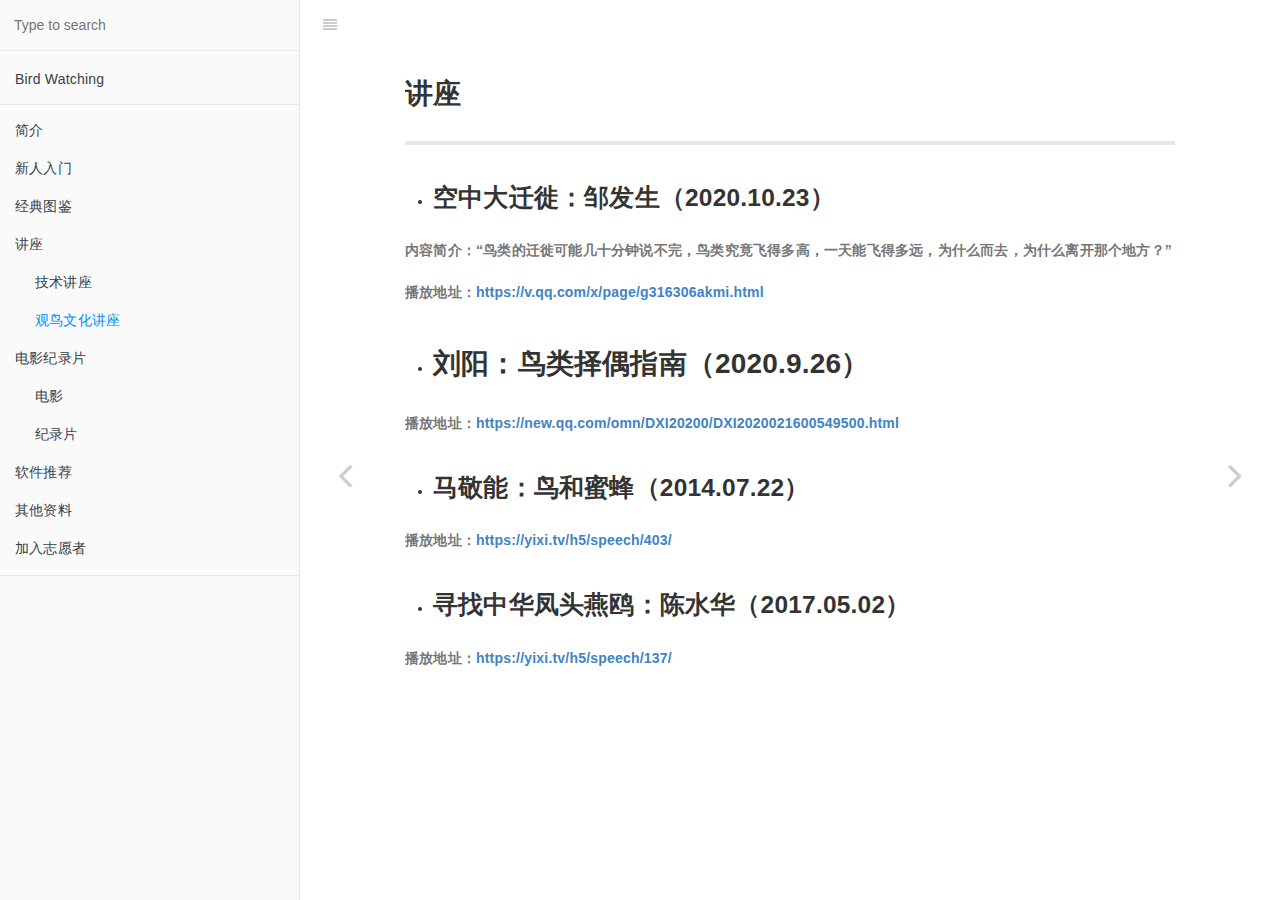
<file: jiang-zuo/guan-niao-wen-hua-jiang-zuo.html>
<!DOCTYPE HTML>
<html lang="" >
    <head>
        <meta charset="UTF-8">
        <meta content="text/html; charset=utf-8" http-equiv="Content-Type">
        <title>观鸟文化讲座 · Sample GitBook</title>
        <meta http-equiv="X-UA-Compatible" content="IE=edge" />
        <meta name="description" content="">
        <meta name="generator" content="GitBook 3.2.3">
        <meta name="author" content="weixiang.yang <312972675@qq.com>">
        
        
    
    <link rel="stylesheet" href="../gitbook/style.css">

    
            
                
                <link rel="stylesheet" href="../gitbook/gitbook-plugin-pageview-count/plugin.css">
                
            
                
                <link rel="stylesheet" href="../gitbook/gitbook-plugin-search-pro/search.css">
                
            
                
                <link rel="stylesheet" href="../gitbook/gitbook-plugin-highlight/website.css">
                
            
                
                <link rel="stylesheet" href="../gitbook/gitbook-plugin-fontsettings/website.css">
                
            
        

    

    
        
        <link rel="stylesheet" href="../styles/website.css">
        
    

        
    
    
    <meta name="HandheldFriendly" content="true"/>
    <meta name="viewport" content="width=device-width, initial-scale=1, user-scalable=no">
    <meta name="apple-mobile-web-app-capable" content="yes">
    <meta name="apple-mobile-web-app-status-bar-style" content="black">
    <link rel="apple-touch-icon-precomposed" sizes="152x152" href="../gitbook/images/apple-touch-icon-precomposed-152.png">
    <link rel="shortcut icon" href="../gitbook/images/favicon.ico" type="image/x-icon">

    
    <link rel="next" href="../dian-ying-ji-lu-pian.html" />
    
    
    <link rel="prev" href="ji-zhu-jiang-zuo.html" />
    

    </head>
    <body>
        
<div class="book">
    <div class="book-summary">
        
            
<div id="book-search-input" role="search">
    <input type="text" placeholder="Type to search" />
</div>

            
                <nav role="navigation">
                


<ul class="summary">
    
    
    
        
        <li>
            <a href="" target="_blank" class="custom-link">Bird Watching</a>
        </li>
    
    

    
    <li class="divider"></li>
    

    
        
        
    
        <li class="chapter " data-level="1.1" data-path="../">
            
                <a href="../">
            
                    
                    简介
            
                </a>
            

            
        </li>
    
        <li class="chapter " data-level="1.2" data-path="../xin-ren-ru-men.html">
            
                <a href="../xin-ren-ru-men.html">
            
                    
                    新人入门
            
                </a>
            

            
        </li>
    
        <li class="chapter " data-level="1.3" data-path="../tu-jian.html">
            
                <a href="../tu-jian.html">
            
                    
                    经典图鉴
            
                </a>
            

            
        </li>
    
        <li class="chapter " data-level="1.4" data-path="../jiang-zuo.html">
            
                <a href="../jiang-zuo.html">
            
                    
                    讲座
            
                </a>
            

            
            <ul class="articles">
                
    
        <li class="chapter " data-level="1.4.1" data-path="ji-zhu-jiang-zuo.html">
            
                <a href="ji-zhu-jiang-zuo.html">
            
                    
                    技术讲座
            
                </a>
            

            
        </li>
    
        <li class="chapter active" data-level="1.4.2" data-path="guan-niao-wen-hua-jiang-zuo.html">
            
                <a href="guan-niao-wen-hua-jiang-zuo.html">
            
                    
                    观鸟文化讲座
            
                </a>
            

            
        </li>
    

            </ul>
            
        </li>
    
        <li class="chapter " data-level="1.5" data-path="../dian-ying-ji-lu-pian.html">
            
                <a href="../dian-ying-ji-lu-pian.html">
            
                    
                    电影纪录片
            
                </a>
            

            
            <ul class="articles">
                
    
        <li class="chapter " data-level="1.5.1" data-path="../dian-ying-ji-lu-pian/dian-ying.html">
            
                <a href="../dian-ying-ji-lu-pian/dian-ying.html">
            
                    
                    电影
            
                </a>
            

            
        </li>
    
        <li class="chapter " data-level="1.5.2" data-path="../dian-ying-ji-lu-pian/ji-lu-pian.html">
            
                <a href="../dian-ying-ji-lu-pian/ji-lu-pian.html">
            
                    
                    纪录片
            
                </a>
            

            
        </li>
    

            </ul>
            
        </li>
    
        <li class="chapter " data-level="1.6" data-path="../ruan-jian-tui-jian.html">
            
                <a href="../ruan-jian-tui-jian.html">
            
                    
                    软件推荐
            
                </a>
            

            
        </li>
    
        <li class="chapter " data-level="1.7" data-path="../qi-ta-zi-liao.html">
            
                <a href="../qi-ta-zi-liao.html">
            
                    
                    其他资料
            
                </a>
            

            
        </li>
    
        <li class="chapter " data-level="1.8" data-path="../jia-ru-zhi-yuan-zhe.html">
            
                <a href="../jia-ru-zhi-yuan-zhe.html">
            
                    
                    加入志愿者
            
                </a>
            

            
        </li>
    

    

    <li class="divider"></li>

    <li>
        <a href="https://www.gitbook.com" target="blank" class="gitbook-link">
            Published with GitBook
        </a>
    </li>
</ul>


                </nav>
            
        
    </div>

    <div class="book-body">
        
            <div class="body-inner">
                
                    

<div class="book-header" role="navigation">
    

    <!-- Title -->
    <h1>
        <i class="fa fa-circle-o-notch fa-spin"></i>
        <a href=".." >观鸟文化讲座</a>
    </h1>
</div>




                    <div class="page-wrapper" tabindex="-1" role="main">
                        <div class="page-inner">
                            
<div id="book-search-results">
    <div class="search-noresults">
    
                                <section class="normal markdown-section">
                                
                                <h1 id="&#x8BB2;&#x5EA7;">&#x8BB2;&#x5EA7;</h1>
<hr>
<ul>
<li><h2 id="&#x7A7A;&#x4E2D;&#x5927;&#x8FC1;&#x5F99;&#xFF1A;&#x90B9;&#x53D1;&#x751F;&#xFF08;20201023&#xFF09;">&#x7A7A;&#x4E2D;&#x5927;&#x8FC1;&#x5F99;&#xFF1A;&#x90B9;&#x53D1;&#x751F;&#xFF08;2020.10.23&#xFF09;</h2>
</li>
</ul>
<h6 id="&#x5185;&#x5BB9;&#x7B80;&#x4ECB;&#xFF1A;&#x9E1F;&#x7C7B;&#x7684;&#x8FC1;&#x5F99;&#x53EF;&#x80FD;&#x51E0;&#x5341;&#x5206;&#x949F;&#x8BF4;&#x4E0D;&#x5B8C;&#xFF0C;&#x9E1F;&#x7C7B;&#x7A76;&#x7ADF;&#x98DE;&#x5F97;&#x591A;&#x9AD8;&#xFF0C;&#x4E00;&#x5929;&#x80FD;&#x98DE;&#x5F97;&#x591A;&#x8FDC;&#xFF0C;&#x4E3A;&#x4EC0;&#x4E48;&#x800C;&#x53BB;&#xFF0C;&#x4E3A;&#x4EC0;&#x4E48;&#x79BB;&#x5F00;&#x90A3;&#x4E2A;&#x5730;&#x65B9;&#xFF1F;">&#x5185;&#x5BB9;&#x7B80;&#x4ECB;&#xFF1A;&#x201C;&#x9E1F;&#x7C7B;&#x7684;&#x8FC1;&#x5F99;&#x53EF;&#x80FD;&#x51E0;&#x5341;&#x5206;&#x949F;&#x8BF4;&#x4E0D;&#x5B8C;&#xFF0C;&#x9E1F;&#x7C7B;&#x7A76;&#x7ADF;&#x98DE;&#x5F97;&#x591A;&#x9AD8;&#xFF0C;&#x4E00;&#x5929;&#x80FD;&#x98DE;&#x5F97;&#x591A;&#x8FDC;&#xFF0C;&#x4E3A;&#x4EC0;&#x4E48;&#x800C;&#x53BB;&#xFF0C;&#x4E3A;&#x4EC0;&#x4E48;&#x79BB;&#x5F00;&#x90A3;&#x4E2A;&#x5730;&#x65B9;&#xFF1F;&#x201D;</h6>
<h6 id="&#x64AD;&#x653E;&#x5730;&#x5740;&#xFF1A;httpsvqqcomxpageg316306akmihtml">&#x64AD;&#x653E;&#x5730;&#x5740;&#xFF1A;<a href="https://v.qq.com/x/page/g316306akmi.html" target="_blank">https://v.qq.com/x/page/g316306akmi.html</a></h6>
<ul>
<li><h1 id="&#x5218;&#x9633;&#xFF1A;&#x9E1F;&#x7C7B;&#x62E9;&#x5076;&#x6307;&#x5357;&#xFF08;2020926&#xFF09;">&#x5218;&#x9633;&#xFF1A;&#x9E1F;&#x7C7B;&#x62E9;&#x5076;&#x6307;&#x5357;&#xFF08;2020.9.26&#xFF09;</h1>
</li>
</ul>
<h6 id="&#x64AD;&#x653E;&#x5730;&#x5740;&#xFF1A;httpsnewqqcomomndxi20200dxi2020021600549500html">&#x64AD;&#x653E;&#x5730;&#x5740;&#xFF1A;<a href="https://new.qq.com/omn/DXI20200/DXI2020021600549500.html" target="_blank">https://new.qq.com/omn/DXI20200/DXI2020021600549500.html</a></h6>
<ul>
<li><h2 id="&#x9A6C;&#x656C;&#x80FD;&#xFF1A;&#x9E1F;&#x548C;&#x871C;&#x8702;&#xFF08;20140722&#xFF09;">&#x9A6C;&#x656C;&#x80FD;&#xFF1A;&#x9E1F;&#x548C;&#x871C;&#x8702;&#xFF08;2014.07.22&#xFF09;</h2>
</li>
</ul>
<h6 id="&#x64AD;&#x653E;&#x5730;&#x5740;&#xFF1A;httpsyixitvh5speech403">&#x64AD;&#x653E;&#x5730;&#x5740;&#xFF1A;<a href="https://yixi.tv/h5/speech/403/" target="_blank">https://yixi.tv/h5/speech/403/</a></h6>
<ul>
<li><h2 id="&#x5BFB;&#x627E;&#x4E2D;&#x534E;&#x51E4;&#x5934;&#x71D5;&#x9E25;&#xFF1A;&#x9648;&#x6C34;&#x534E;&#xFF08;20170502&#xFF09;">&#x5BFB;&#x627E;&#x4E2D;&#x534E;&#x51E4;&#x5934;&#x71D5;&#x9E25;&#xFF1A;&#x9648;&#x6C34;&#x534E;&#xFF08;2017.05.02&#xFF09;</h2>
</li>
</ul>
<h6 id="&#x64AD;&#x653E;&#x5730;&#x5740;&#xFF1A;httpsyixitvh5speech137">&#x64AD;&#x653E;&#x5730;&#x5740;&#xFF1A;<a href="https://yixi.tv/h5/speech/137/" target="_blank">https://yixi.tv/h5/speech/137/</a></h6>

                                
                                </section>
                            
    </div>
    <div class="search-results">
        <div class="has-results">
            
            <h1 class="search-results-title"><span class='search-results-count'></span> results matching "<span class='search-query'></span>"</h1>
            <ul class="search-results-list"></ul>
            
        </div>
        <div class="no-results">
            
            <h1 class="search-results-title">No results matching "<span class='search-query'></span>"</h1>
            
        </div>
    </div>
</div>

                        </div>
                    </div>
                
            </div>

            
                
                <a href="ji-zhu-jiang-zuo.html" class="navigation navigation-prev " aria-label="Previous page: 技术讲座">
                    <i class="fa fa-angle-left"></i>
                </a>
                
                
                <a href="../dian-ying-ji-lu-pian.html" class="navigation navigation-next " aria-label="Next page: 电影纪录片">
                    <i class="fa fa-angle-right"></i>
                </a>
                
            
        
    </div>

    <script>
        var gitbook = gitbook || [];
        gitbook.push(function() {
            gitbook.page.hasChanged({"page":{"title":"观鸟文化讲座","level":"1.4.2","depth":2,"next":{"title":"电影纪录片","level":"1.5","depth":1,"path":"dian-ying-ji-lu-pian.md","ref":"dian-ying-ji-lu-pian.md","articles":[{"title":"电影","level":"1.5.1","depth":2,"path":"dian-ying-ji-lu-pian/dian-ying.md","ref":"dian-ying-ji-lu-pian/dian-ying.md","articles":[]},{"title":"纪录片","level":"1.5.2","depth":2,"path":"dian-ying-ji-lu-pian/ji-lu-pian.md","ref":"dian-ying-ji-lu-pian/ji-lu-pian.md","articles":[]}]},"previous":{"title":"技术讲座","level":"1.4.1","depth":2,"path":"jiang-zuo/ji-zhu-jiang-zuo.md","ref":"jiang-zuo/ji-zhu-jiang-zuo.md","articles":[]},"dir":"ltr"},"config":{"plugins":["-search","pageview-count","search-pro"],"styles":{"website":"styles/website.css"},"pluginsConfig":{"pageview-count":{},"search-pro":{},"highlight":{},"lunr":{"maxIndexSize":1000000,"ignoreSpecialCharacters":false},"sharing":{"facebook":true,"twitter":true,"google":false,"weibo":false,"instapaper":false,"vk":false,"all":["facebook","google","twitter","weibo","instapaper"]},"fontsettings":{"theme":"white","family":"sans","size":2},"theme-default":{"styles":{"website":"styles/website.css","pdf":"styles/pdf.css","epub":"styles/epub.css","mobi":"styles/mobi.css","ebook":"styles/ebook.css","print":"styles/print.css"},"showLevel":false}},"theme":"default","author":"weixiang.yang <312972675@qq.com>","pdf":{"pageBreaksBefore":"/","headerTemplate":null,"paperSize":"a4","margin":{"right":62,"left":62,"top":36,"bottom":36},"fontSize":12,"fontFamily":"Arial","footerTemplate":null,"chapterMark":"pagebreak","pageNumbers":false},"structure":{"langs":"LANGS.md","readme":"README.md","glossary":"GLOSSARY.md","summary":"SUMMARY.md"},"variables":{},"title":"Sample GitBook","links":{"sharing":{"all":null,"facebook":null,"google":null,"twitter":null,"weibo":null},"sidebar":{"Bird Watching":null}},"gitbook":"*","description":"This is a sample book created by gitbook","extension":null},"file":{"path":"jiang-zuo/guan-niao-wen-hua-jiang-zuo.md","mtime":"2020-11-12T13:26:39.855Z","type":"markdown"},"gitbook":{"version":"3.2.3","time":"2020-11-14T13:25:28.832Z"},"basePath":"..","book":{"language":""}});
        });
    </script>
</div>

        
    <script src="../gitbook/gitbook.js"></script>
    <script src="../gitbook/theme.js"></script>
    
        
        <script src="../gitbook/gitbook-plugin-pageview-count/plugin.js"></script>
        
    
        
        <script src="../gitbook/gitbook-plugin-search-pro/jquery.mark.min.js"></script>
        
    
        
        <script src="../gitbook/gitbook-plugin-search-pro/search.js"></script>
        
    
        
        <script src="../gitbook/gitbook-plugin-lunr/lunr.min.js"></script>
        
    
        
        <script src="../gitbook/gitbook-plugin-lunr/search-lunr.js"></script>
        
    
        
        <script src="../gitbook/gitbook-plugin-sharing/buttons.js"></script>
        
    
        
        <script src="../gitbook/gitbook-plugin-fontsettings/fontsettings.js"></script>
        
    

    </body>
</html>
</file>
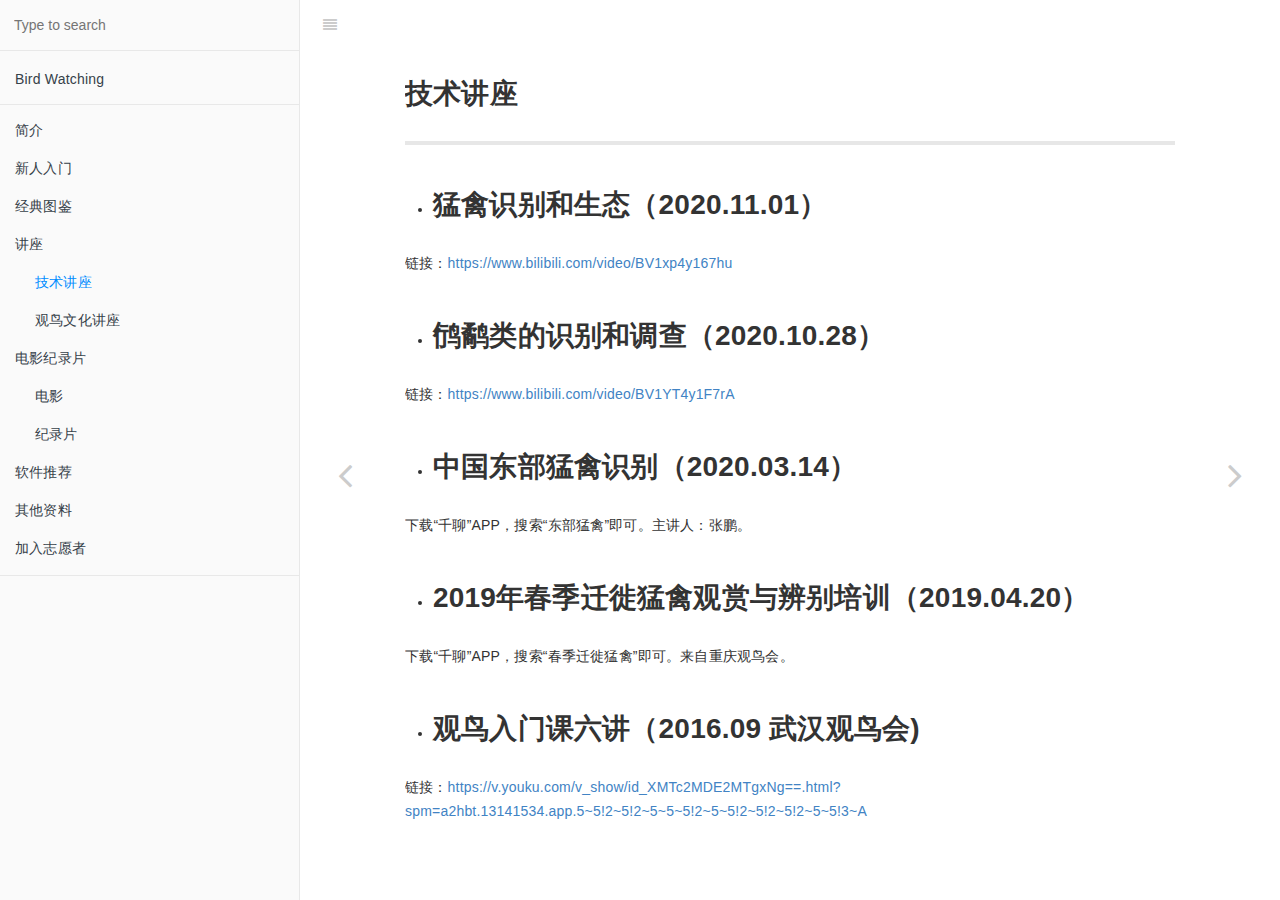
<file: jiang-zuo/ji-zhu-jiang-zuo.html>
<!DOCTYPE HTML>
<html lang="" >
    <head>
        <meta charset="UTF-8">
        <meta content="text/html; charset=utf-8" http-equiv="Content-Type">
        <title>技术讲座 · Sample GitBook</title>
        <meta http-equiv="X-UA-Compatible" content="IE=edge" />
        <meta name="description" content="">
        <meta name="generator" content="GitBook 3.2.3">
        <meta name="author" content="weixiang.yang <312972675@qq.com>">
        
        
    
    <link rel="stylesheet" href="../gitbook/style.css">

    
            
                
                <link rel="stylesheet" href="../gitbook/gitbook-plugin-pageview-count/plugin.css">
                
            
                
                <link rel="stylesheet" href="../gitbook/gitbook-plugin-search-pro/search.css">
                
            
                
                <link rel="stylesheet" href="../gitbook/gitbook-plugin-highlight/website.css">
                
            
                
                <link rel="stylesheet" href="../gitbook/gitbook-plugin-fontsettings/website.css">
                
            
        

    

    
        
        <link rel="stylesheet" href="../styles/website.css">
        
    

        
    
    
    <meta name="HandheldFriendly" content="true"/>
    <meta name="viewport" content="width=device-width, initial-scale=1, user-scalable=no">
    <meta name="apple-mobile-web-app-capable" content="yes">
    <meta name="apple-mobile-web-app-status-bar-style" content="black">
    <link rel="apple-touch-icon-precomposed" sizes="152x152" href="../gitbook/images/apple-touch-icon-precomposed-152.png">
    <link rel="shortcut icon" href="../gitbook/images/favicon.ico" type="image/x-icon">

    
    <link rel="next" href="guan-niao-wen-hua-jiang-zuo.html" />
    
    
    <link rel="prev" href="../jiang-zuo.html" />
    

    </head>
    <body>
        
<div class="book">
    <div class="book-summary">
        
            
<div id="book-search-input" role="search">
    <input type="text" placeholder="Type to search" />
</div>

            
                <nav role="navigation">
                


<ul class="summary">
    
    
    
        
        <li>
            <a href="" target="_blank" class="custom-link">Bird Watching</a>
        </li>
    
    

    
    <li class="divider"></li>
    

    
        
        
    
        <li class="chapter " data-level="1.1" data-path="../">
            
                <a href="../">
            
                    
                    简介
            
                </a>
            

            
        </li>
    
        <li class="chapter " data-level="1.2" data-path="../xin-ren-ru-men.html">
            
                <a href="../xin-ren-ru-men.html">
            
                    
                    新人入门
            
                </a>
            

            
        </li>
    
        <li class="chapter " data-level="1.3" data-path="../tu-jian.html">
            
                <a href="../tu-jian.html">
            
                    
                    经典图鉴
            
                </a>
            

            
        </li>
    
        <li class="chapter " data-level="1.4" data-path="../jiang-zuo.html">
            
                <a href="../jiang-zuo.html">
            
                    
                    讲座
            
                </a>
            

            
            <ul class="articles">
                
    
        <li class="chapter active" data-level="1.4.1" data-path="ji-zhu-jiang-zuo.html">
            
                <a href="ji-zhu-jiang-zuo.html">
            
                    
                    技术讲座
            
                </a>
            

            
        </li>
    
        <li class="chapter " data-level="1.4.2" data-path="guan-niao-wen-hua-jiang-zuo.html">
            
                <a href="guan-niao-wen-hua-jiang-zuo.html">
            
                    
                    观鸟文化讲座
            
                </a>
            

            
        </li>
    

            </ul>
            
        </li>
    
        <li class="chapter " data-level="1.5" data-path="../dian-ying-ji-lu-pian.html">
            
                <a href="../dian-ying-ji-lu-pian.html">
            
                    
                    电影纪录片
            
                </a>
            

            
            <ul class="articles">
                
    
        <li class="chapter " data-level="1.5.1" data-path="../dian-ying-ji-lu-pian/dian-ying.html">
            
                <a href="../dian-ying-ji-lu-pian/dian-ying.html">
            
                    
                    电影
            
                </a>
            

            
        </li>
    
        <li class="chapter " data-level="1.5.2" data-path="../dian-ying-ji-lu-pian/ji-lu-pian.html">
            
                <a href="../dian-ying-ji-lu-pian/ji-lu-pian.html">
            
                    
                    纪录片
            
                </a>
            

            
        </li>
    

            </ul>
            
        </li>
    
        <li class="chapter " data-level="1.6" data-path="../ruan-jian-tui-jian.html">
            
                <a href="../ruan-jian-tui-jian.html">
            
                    
                    软件推荐
            
                </a>
            

            
        </li>
    
        <li class="chapter " data-level="1.7" data-path="../qi-ta-zi-liao.html">
            
                <a href="../qi-ta-zi-liao.html">
            
                    
                    其他资料
            
                </a>
            

            
        </li>
    
        <li class="chapter " data-level="1.8" data-path="../jia-ru-zhi-yuan-zhe.html">
            
                <a href="../jia-ru-zhi-yuan-zhe.html">
            
                    
                    加入志愿者
            
                </a>
            

            
        </li>
    

    

    <li class="divider"></li>

    <li>
        <a href="https://www.gitbook.com" target="blank" class="gitbook-link">
            Published with GitBook
        </a>
    </li>
</ul>


                </nav>
            
        
    </div>

    <div class="book-body">
        
            <div class="body-inner">
                
                    

<div class="book-header" role="navigation">
    

    <!-- Title -->
    <h1>
        <i class="fa fa-circle-o-notch fa-spin"></i>
        <a href=".." >技术讲座</a>
    </h1>
</div>




                    <div class="page-wrapper" tabindex="-1" role="main">
                        <div class="page-inner">
                            
<div id="book-search-results">
    <div class="search-noresults">
    
                                <section class="normal markdown-section">
                                
                                <h1 id="&#x6280;&#x672F;&#x8BB2;&#x5EA7;">&#x6280;&#x672F;&#x8BB2;&#x5EA7;</h1>
<hr>
<ul>
<li><h1 id="&#x731B;&#x79BD;&#x8BC6;&#x522B;&#x548C;&#x751F;&#x6001;&#xFF08;20201101&#xFF09;">&#x731B;&#x79BD;&#x8BC6;&#x522B;&#x548C;&#x751F;&#x6001;&#xFF08;2020.11.01&#xFF09;</h1>
</li>
</ul>
<p>&#x94FE;&#x63A5;&#xFF1A;<a href="https://www.bilibili.com/video/BV1xp4y167hu" target="_blank">https://www.bilibili.com/video/BV1xp4y167hu</a></p>
<ul>
<li><h1 id="&#x9E3B;&#x9E6C;&#x7C7B;&#x7684;&#x8BC6;&#x522B;&#x548C;&#x8C03;&#x67E5;&#xFF08;20201028&#xFF09;">&#x9E3B;&#x9E6C;&#x7C7B;&#x7684;&#x8BC6;&#x522B;&#x548C;&#x8C03;&#x67E5;&#xFF08;2020.10.28&#xFF09;</h1>
</li>
</ul>
<p>&#x94FE;&#x63A5;&#xFF1A;<a href="https://www.bilibili.com/video/BV1YT4y1F7rA" target="_blank">https://www.bilibili.com/video/BV1YT4y1F7rA</a></p>
<ul>
<li><h1 id="&#x4E2D;&#x56FD;&#x4E1C;&#x90E8;&#x731B;&#x79BD;&#x8BC6;&#x522B;&#xFF08;20200314&#xFF09;">&#x4E2D;&#x56FD;&#x4E1C;&#x90E8;&#x731B;&#x79BD;&#x8BC6;&#x522B;&#xFF08;2020.03.14&#xFF09;</h1>
</li>
</ul>
<p>&#x4E0B;&#x8F7D;&#x201C;&#x5343;&#x804A;&#x201D;APP&#xFF0C;&#x641C;&#x7D22;&#x201C;&#x4E1C;&#x90E8;&#x731B;&#x79BD;&#x201D;&#x5373;&#x53EF;&#x3002;&#x4E3B;&#x8BB2;&#x4EBA;&#xFF1A;&#x5F20;&#x9E4F;&#x3002;</p>
<ul>
<li><h1 id="2019&#x5E74;&#x6625;&#x5B63;&#x8FC1;&#x5F99;&#x731B;&#x79BD;&#x89C2;&#x8D4F;&#x4E0E;&#x8FA8;&#x522B;&#x57F9;&#x8BAD;&#xFF08;20190420&#xFF09;">2019&#x5E74;&#x6625;&#x5B63;&#x8FC1;&#x5F99;&#x731B;&#x79BD;&#x89C2;&#x8D4F;&#x4E0E;&#x8FA8;&#x522B;&#x57F9;&#x8BAD;&#xFF08;2019.04.20&#xFF09;</h1>
</li>
</ul>
<p>&#x4E0B;&#x8F7D;&#x201C;&#x5343;&#x804A;&#x201D;APP&#xFF0C;&#x641C;&#x7D22;&#x201C;&#x6625;&#x5B63;&#x8FC1;&#x5F99;&#x731B;&#x79BD;&#x201D;&#x5373;&#x53EF;&#x3002;&#x6765;&#x81EA;&#x91CD;&#x5E86;&#x89C2;&#x9E1F;&#x4F1A;&#x3002;</p>
<ul>
<li><h1 id="&#x89C2;&#x9E1F;&#x5165;&#x95E8;&#x8BFE;&#x516D;&#x8BB2;&#xFF08;201609-&#x6B66;&#x6C49;&#x89C2;&#x9E1F;&#x4F1A;">&#x89C2;&#x9E1F;&#x5165;&#x95E8;&#x8BFE;&#x516D;&#x8BB2;&#xFF08;2016.09 &#x6B66;&#x6C49;&#x89C2;&#x9E1F;&#x4F1A;)</h1>
</li>
</ul>
<p>&#x94FE;&#x63A5;&#xFF1A;<a href="https://v.youku.com/v_show/id_XMTc2MDE2MTgxNg==.html?spm=a2hbt.13141534.app.5~5!2~5!2~5~5~5!2~5~5!2~5!2~5!2~5~5!3~A" target="_blank">https://v.youku.com/v_show/id_XMTc2MDE2MTgxNg==.html?spm=a2hbt.13141534.app.5~5!2~5!2~5~5~5!2~5~5!2~5!2~5!2~5~5!3~A</a></p>

                                
                                </section>
                            
    </div>
    <div class="search-results">
        <div class="has-results">
            
            <h1 class="search-results-title"><span class='search-results-count'></span> results matching "<span class='search-query'></span>"</h1>
            <ul class="search-results-list"></ul>
            
        </div>
        <div class="no-results">
            
            <h1 class="search-results-title">No results matching "<span class='search-query'></span>"</h1>
            
        </div>
    </div>
</div>

                        </div>
                    </div>
                
            </div>

            
                
                <a href="../jiang-zuo.html" class="navigation navigation-prev " aria-label="Previous page: 讲座">
                    <i class="fa fa-angle-left"></i>
                </a>
                
                
                <a href="guan-niao-wen-hua-jiang-zuo.html" class="navigation navigation-next " aria-label="Next page: 观鸟文化讲座">
                    <i class="fa fa-angle-right"></i>
                </a>
                
            
        
    </div>

    <script>
        var gitbook = gitbook || [];
        gitbook.push(function() {
            gitbook.page.hasChanged({"page":{"title":"技术讲座","level":"1.4.1","depth":2,"next":{"title":"观鸟文化讲座","level":"1.4.2","depth":2,"path":"jiang-zuo/guan-niao-wen-hua-jiang-zuo.md","ref":"jiang-zuo/guan-niao-wen-hua-jiang-zuo.md","articles":[]},"previous":{"title":"讲座","level":"1.4","depth":1,"path":"jiang-zuo.md","ref":"jiang-zuo.md","articles":[{"title":"技术讲座","level":"1.4.1","depth":2,"path":"jiang-zuo/ji-zhu-jiang-zuo.md","ref":"jiang-zuo/ji-zhu-jiang-zuo.md","articles":[]},{"title":"观鸟文化讲座","level":"1.4.2","depth":2,"path":"jiang-zuo/guan-niao-wen-hua-jiang-zuo.md","ref":"jiang-zuo/guan-niao-wen-hua-jiang-zuo.md","articles":[]}]},"dir":"ltr"},"config":{"plugins":["-search","pageview-count","search-pro"],"styles":{"website":"styles/website.css"},"pluginsConfig":{"pageview-count":{},"search-pro":{},"highlight":{},"lunr":{"maxIndexSize":1000000,"ignoreSpecialCharacters":false},"sharing":{"facebook":true,"twitter":true,"google":false,"weibo":false,"instapaper":false,"vk":false,"all":["facebook","google","twitter","weibo","instapaper"]},"fontsettings":{"theme":"white","family":"sans","size":2},"theme-default":{"styles":{"website":"styles/website.css","pdf":"styles/pdf.css","epub":"styles/epub.css","mobi":"styles/mobi.css","ebook":"styles/ebook.css","print":"styles/print.css"},"showLevel":false}},"theme":"default","author":"weixiang.yang <312972675@qq.com>","pdf":{"pageBreaksBefore":"/","headerTemplate":null,"paperSize":"a4","margin":{"right":62,"left":62,"top":36,"bottom":36},"fontSize":12,"fontFamily":"Arial","footerTemplate":null,"chapterMark":"pagebreak","pageNumbers":false},"structure":{"langs":"LANGS.md","readme":"README.md","glossary":"GLOSSARY.md","summary":"SUMMARY.md"},"variables":{},"title":"Sample GitBook","links":{"sharing":{"all":null,"facebook":null,"google":null,"twitter":null,"weibo":null},"sidebar":{"Bird Watching":null}},"gitbook":"*","description":"This is a sample book created by gitbook","extension":null},"file":{"path":"jiang-zuo/ji-zhu-jiang-zuo.md","mtime":"2020-11-14T05:06:01.429Z","type":"markdown"},"gitbook":{"version":"3.2.3","time":"2020-11-14T13:25:28.832Z"},"basePath":"..","book":{"language":""}});
        });
    </script>
</div>

        
    <script src="../gitbook/gitbook.js"></script>
    <script src="../gitbook/theme.js"></script>
    
        
        <script src="../gitbook/gitbook-plugin-pageview-count/plugin.js"></script>
        
    
        
        <script src="../gitbook/gitbook-plugin-search-pro/jquery.mark.min.js"></script>
        
    
        
        <script src="../gitbook/gitbook-plugin-search-pro/search.js"></script>
        
    
        
        <script src="../gitbook/gitbook-plugin-lunr/lunr.min.js"></script>
        
    
        
        <script src="../gitbook/gitbook-plugin-lunr/search-lunr.js"></script>
        
    
        
        <script src="../gitbook/gitbook-plugin-sharing/buttons.js"></script>
        
    
        
        <script src="../gitbook/gitbook-plugin-fontsettings/fontsettings.js"></script>
        
    

    </body>
</html>
</file>
<file: gitbook/gitbook-plugin-pageview-count/plugin.css>
.page-view-wrapper .btn{
  display: inline-block;
}
.page-view-counter{
  margin-left: -14px;
  font-size: 15px;
  display:inline-block;
}
</file>
<file: gitbook/gitbook-plugin-search-pro/search.css>
/*
    This CSS only styled the search results section, not the search input
    It defines the basic interraction to hide content when displaying results, etc
*/
#book-search-input {
  background: inherit;
}
#book-search-results .search-results {
  display: none;
}
#book-search-results .search-results ul.search-results-list {
  list-style-type: none;
  padding-left: 0;
}
#book-search-results .search-results ul.search-results-list li {
  margin-bottom: 1.5rem;
  padding-bottom: 0.5rem;
  /* Highlight results */
}
#book-search-results .search-results ul.search-results-list li p em {
  background-color: rgba(255, 220, 0, 0.4);
  font-style: normal;
}
#book-search-results .search-results .no-results {
  display: none;
}
#book-search-results.open .search-results {
  display: block;
}
#book-search-results.open .search-noresults {
  display: none;
}
#book-search-results.no-results .search-results .has-results {
  display: none;
}
#book-search-results.no-results .search-results .no-results {
  display: block;
}
#book-search-results span.search-highlight-keyword {
  background: #ff0;
}
</file>
<file: gitbook/gitbook-plugin-highlight/website.css>
.book .book-body .page-wrapper .page-inner section.normal pre,
.book .book-body .page-wrapper .page-inner section.normal code {
  /* http://jmblog.github.com/color-themes-for-google-code-highlightjs */
  /* Tomorrow Comment */
  /* Tomorrow Red */
  /* Tomorrow Orange */
  /* Tomorrow Yellow */
  /* Tomorrow Green */
  /* Tomorrow Aqua */
  /* Tomorrow Blue */
  /* Tomorrow Purple */
}
.book .book-body .page-wrapper .page-inner section.normal pre .hljs-comment,
.book .book-body .page-wrapper .page-inner section.normal code .hljs-comment,
.book .book-body .page-wrapper .page-inner section.normal pre .hljs-title,
.book .book-body .page-wrapper .page-inner section.normal code .hljs-title {
  color: #8e908c;
}
.book .book-body .page-wrapper .page-inner section.normal pre .hljs-variable,
.book .book-body .page-wrapper .page-inner section.normal code .hljs-variable,
.book .book-body .page-wrapper .page-inner section.normal pre .hljs-attribute,
.book .book-body .page-wrapper .page-inner section.normal code .hljs-attribute,
.book .book-body .page-wrapper .page-inner section.normal pre .hljs-tag,
.book .book-body .page-wrapper .page-inner section.normal code .hljs-tag,
.book .book-body .page-wrapper .page-inner section.normal pre .hljs-regexp,
.book .book-body .page-wrapper .page-inner section.normal code .hljs-regexp,
.book .book-body .page-wrapper .page-inner section.normal pre .hljs-deletion,
.book .book-body .page-wrapper .page-inner section.normal code .hljs-deletion,
.book .book-body .page-wrapper .page-inner section.normal pre .ruby .hljs-constant,
.book .book-body .page-wrapper .page-inner section.normal code .ruby .hljs-constant,
.book .book-body .page-wrapper .page-inner section.normal pre .xml .hljs-tag .hljs-title,
.book .book-body .page-wrapper .page-inner section.normal code .xml .hljs-tag .hljs-title,
.book .book-body .page-wrapper .page-inner section.normal pre .xml .hljs-pi,
.book .book-body .page-wrapper .page-inner section.normal code .xml .hljs-pi,
.book .book-body .page-wrapper .page-inner section.normal pre .xml .hljs-doctype,
.book .book-body .page-wrapper .page-inner section.normal code .xml .hljs-doctype,
.book .book-body .page-wrapper .page-inner section.normal pre .html .hljs-doctype,
.book .book-body .page-wrapper .page-inner section.normal code .html .hljs-doctype,
.book .book-body .page-wrapper .page-inner section.normal pre .css .hljs-id,
.book .book-body .page-wrapper .page-inner section.normal code .css .hljs-id,
.book .book-body .page-wrapper .page-inner section.normal pre .css .hljs-class,
.book .book-body .page-wrapper .page-inner section.normal code .css .hljs-class,
.book .book-body .page-wrapper .page-inner section.normal pre .css .hljs-pseudo,
.book .book-body .page-wrapper .page-inner section.normal code .css .hljs-pseudo {
  color: #c82829;
}
.book .book-body .page-wrapper .page-inner section.normal pre .hljs-number,
.book .book-body .page-wrapper .page-inner section.normal code .hljs-number,
.book .book-body .page-wrapper .page-inner section.normal pre .hljs-preprocessor,
.book .book-body .page-wrapper .page-inner section.normal code .hljs-preprocessor,
.book .book-body .page-wrapper .page-inner section.normal pre .hljs-pragma,
.book .book-body .page-wrapper .page-inner section.normal code .hljs-pragma,
.book .book-body .page-wrapper .page-inner section.normal pre .hljs-built_in,
.book .book-body .page-wrapper .page-inner section.normal code .hljs-built_in,
.book .book-body .page-wrapper .page-inner section.normal pre .hljs-literal,
.book .book-body .page-wrapper .page-inner section.normal code .hljs-literal,
.book .book-body .page-wrapper .page-inner section.normal pre .hljs-params,
.book .book-body .page-wrapper .page-inner section.normal code .hljs-params,
.book .book-body .page-wrapper .page-inner section.normal pre .hljs-constant,
.book .book-body .page-wrapper .page-inner section.normal code .hljs-constant {
  color: #f5871f;
}
.book .book-body .page-wrapper .page-inner section.normal pre .ruby .hljs-class .hljs-title,
.book .book-body .page-wrapper .page-inner section.normal code .ruby .hljs-class .hljs-title,
.book .book-body .page-wrapper .page-inner section.normal pre .css .hljs-rules .hljs-attribute,
.book .book-body .page-wrapper .page-inner section.normal code .css .hljs-rules .hljs-attribute {
  color: #eab700;
}
.book .book-body .page-wrapper .page-inner section.normal pre .hljs-string,
.book .book-body .page-wrapper .page-inner section.normal code .hljs-string,
.book .book-body .page-wrapper .page-inner section.normal pre .hljs-value,
.book .book-body .page-wrapper .page-inner section.normal code .hljs-value,
.book .book-body .page-wrapper .page-inner section.normal pre .hljs-inheritance,
.book .book-body .page-wrapper .page-inner section.normal code .hljs-inheritance,
.book .book-body .page-wrapper .page-inner section.normal pre .hljs-header,
.book .book-body .page-wrapper .page-inner section.normal code .hljs-header,
.book .book-body .page-wrapper .page-inner section.normal pre .hljs-addition,
.book .book-body .page-wrapper .page-inner section.normal code .hljs-addition,
.book .book-body .page-wrapper .page-inner section.normal pre .ruby .hljs-symbol,
.book .book-body .page-wrapper .page-inner section.normal code .ruby .hljs-symbol,
.book .book-body .page-wrapper .page-inner section.normal pre .xml .hljs-cdata,
.book .book-body .page-wrapper .page-inner section.normal code .xml .hljs-cdata {
  color: #718c00;
}
.book .book-body .page-wrapper .page-inner section.normal pre .css .hljs-hexcolor,
.book .book-body .page-wrapper .page-inner section.normal code .css .hljs-hexcolor {
  color: #3e999f;
}
.book .book-body .page-wrapper .page-inner section.normal pre .hljs-function,
.book .book-body .page-wrapper .page-inner section.normal code .hljs-function,
.book .book-body .page-wrapper .page-inner section.normal pre .python .hljs-decorator,
.book .book-body .page-wrapper .page-inner section.normal code .python .hljs-decorator,
.book .book-body .page-wrapper .page-inner section.normal pre .python .hljs-title,
.book .book-body .page-wrapper .page-inner section.normal code .python .hljs-title,
.book .book-body .page-wrapper .page-inner section.normal pre .ruby .hljs-function .hljs-title,
.book .book-body .page-wrapper .page-inner section.normal code .ruby .hljs-function .hljs-title,
.book .book-body .page-wrapper .page-inner section.normal pre .ruby .hljs-title .hljs-keyword,
.book .book-body .page-wrapper .page-inner section.normal code .ruby .hljs-title .hljs-keyword,
.book .book-body .page-wrapper .page-inner section.normal pre .perl .hljs-sub,
.book .book-body .page-wrapper .page-inner section.normal code .perl .hljs-sub,
.book .book-body .page-wrapper .page-inner section.normal pre .javascript .hljs-title,
.book .book-body .page-wrapper .page-inner section.normal code .javascript .hljs-title,
.book .book-body .page-wrapper .page-inner section.normal pre .coffeescript .hljs-title,
.book .book-body .page-wrapper .page-inner section.normal code .coffeescript .hljs-title {
  color: #4271ae;
}
.book .book-body .page-wrapper .page-inner section.normal pre .hljs-keyword,
.book .book-body .page-wrapper .page-inner section.normal code .hljs-keyword,
.book .book-body .page-wrapper .page-inner section.normal pre .javascript .hljs-function,
.book .book-body .page-wrapper .page-inner section.normal code .javascript .hljs-function {
  color: #8959a8;
}
.book .book-body .page-wrapper .page-inner section.normal pre .hljs,
.book .book-body .page-wrapper .page-inner section.normal code .hljs {
  display: block;
  background: white;
  color: #4d4d4c;
  padding: 0.5em;
}
.book .book-body .page-wrapper .page-inner section.normal pre .coffeescript .javascript,
.book .book-body .page-wrapper .page-inner section.normal code .coffeescript .javascript,
.book .book-body .page-wrapper .page-inner section.normal pre .javascript .xml,
.book .book-body .page-wrapper .page-inner section.normal code .javascript .xml,
.book .book-body .page-wrapper .page-inner section.normal pre .tex .hljs-formula,
.book .book-body .page-wrapper .page-inner section.normal code .tex .hljs-formula,
.book .book-body .page-wrapper .page-inner section.normal pre .xml .javascript,
.book .book-body .page-wrapper .page-inner section.normal code .xml .javascript,
.book .book-body .page-wrapper .page-inner section.normal pre .xml .vbscript,
.book .book-body .page-wrapper .page-inner section.normal code .xml .vbscript,
.book .book-body .page-wrapper .page-inner section.normal pre .xml .css,
.book .book-body .page-wrapper .page-inner section.normal code .xml .css,
.book .book-body .page-wrapper .page-inner section.normal pre .xml .hljs-cdata,
.book .book-body .page-wrapper .page-inner section.normal code .xml .hljs-cdata {
  opacity: 0.5;
}
.book.color-theme-1 .book-body .page-wrapper .page-inner section.normal pre,
.book.color-theme-1 .book-body .page-wrapper .page-inner section.normal code {
  /*

Orginal Style from ethanschoonover.com/solarized (c) Jeremy Hull <sourdrums@gmail.com>

*/
  /* Solarized Green */
  /* Solarized Cyan */
  /* Solarized Blue */
  /* Solarized Yellow */
  /* Solarized Orange */
  /* Solarized Red */
  /* Solarized Violet */
}
.book.color-theme-1 .book-body .page-wrapper .page-inner section.normal pre .hljs,
.book.color-theme-1 .book-body .page-wrapper .page-inner section.normal code .hljs {
  display: block;
  padding: 0.5em;
  background: #fdf6e3;
  color: #657b83;
}
.book.color-theme-1 .book-body .page-wrapper .page-inner section.normal pre .hljs-comment,
.book.color-theme-1 .book-body .page-wrapper .page-inner section.normal code .hljs-comment,
.book.color-theme-1 .book-body .page-wrapper .page-inner section.normal pre .hljs-template_comment,
.book.color-theme-1 .book-body .page-wrapper .page-inner section.normal code .hljs-template_comment,
.book.color-theme-1 .book-body .page-wrapper .page-inner section.normal pre .diff .hljs-header,
.book.color-theme-1 .book-body .page-wrapper .page-inner section.normal code .diff .hljs-header,
.book.color-theme-1 .book-body .page-wrapper .page-inner section.normal pre .hljs-doctype,
.book.color-theme-1 .book-body .page-wrapper .page-inner section.normal code .hljs-doctype,
.book.color-theme-1 .book-body .page-wrapper .page-inner section.normal pre .hljs-pi,
.book.color-theme-1 .book-body .page-wrapper .page-inner section.normal code .hljs-pi,
.book.color-theme-1 .book-body .page-wrapper .page-inner section.normal pre .lisp .hljs-string,
.book.color-theme-1 .book-body .page-wrapper .page-inner section.normal code .lisp .hljs-string,
.book.color-theme-1 .book-body .page-wrapper .page-inner section.normal pre .hljs-javadoc,
.book.color-theme-1 .book-body .page-wrapper .page-inner section.normal code .hljs-javadoc {
  color: #93a1a1;
}
.book.color-theme-1 .book-body .page-wrapper .page-inner section.normal pre .hljs-keyword,
.book.color-theme-1 .book-body .page-wrapper .page-inner section.normal code .hljs-keyword,
.book.color-theme-1 .book-body .page-wrapper .page-inner section.normal pre .hljs-winutils,
.book.color-theme-1 .book-body .page-wrapper .page-inner section.normal code .hljs-winutils,
.book.color-theme-1 .book-body .page-wrapper .page-inner section.normal pre .method,
.book.color-theme-1 .book-body .page-wrapper .page-inner section.normal code .method,
.book.color-theme-1 .book-body .page-wrapper .page-inner section.normal pre .hljs-addition,
.book.color-theme-1 .book-body .page-wrapper .page-inner section.normal code .hljs-addition,
.book.color-theme-1 .book-body .page-wrapper .page-inner section.normal pre .css .hljs-tag,
.book.color-theme-1 .book-body .page-wrapper .page-inner section.normal code .css .hljs-tag,
.book.color-theme-1 .book-body .page-wrapper .page-inner section.normal pre .hljs-request,
.book.color-theme-1 .book-body .page-wrapper .page-inner section.normal code .hljs-request,
.book.color-theme-1 .book-body .page-wrapper .page-inner section.normal pre .hljs-status,
.book.color-theme-1 .book-body .page-wrapper .page-inner section.normal code .hljs-status,
.book.color-theme-1 .book-body .page-wrapper .page-inner section.normal pre .nginx .hljs-title,
.book.color-theme-1 .book-body .page-wrapper .page-inner section.normal code .nginx .hljs-title {
  color: #859900;
}
.book.color-theme-1 .book-body .page-wrapper .page-inner section.normal pre .hljs-number,
.book.color-theme-1 .book-body .page-wrapper .page-inner section.normal code .hljs-number,
.book.color-theme-1 .book-body .page-wrapper .page-inner section.normal pre .hljs-command,
.book.color-theme-1 .book-body .page-wrapper .page-inner section.normal code .hljs-command,
.book.color-theme-1 .book-body .page-wrapper .page-inner section.normal pre .hljs-string,
.book.color-theme-1 .book-body .page-wrapper .page-inner section.normal code .hljs-string,
.book.color-theme-1 .book-body .page-wrapper .page-inner section.normal pre .hljs-tag .hljs-value,
.book.color-theme-1 .book-body .page-wrapper .page-inner section.normal code .hljs-tag .hljs-value,
.book.color-theme-1 .book-body .page-wrapper .page-inner section.normal pre .hljs-rules .hljs-value,
.book.color-theme-1 .book-body .page-wrapper .page-inner section.normal code .hljs-rules .hljs-value,
.book.color-theme-1 .book-body .page-wrapper .page-inner section.normal pre .hljs-phpdoc,
.book.color-theme-1 .book-body .page-wrapper .page-inner section.normal code .hljs-phpdoc,
.book.color-theme-1 .book-body .page-wrapper .page-inner section.normal pre .tex .hljs-formula,
.book.color-theme-1 .book-body .page-wrapper .page-inner section.normal code .tex .hljs-formula,
.book.color-theme-1 .book-body .page-wrapper .page-inner section.normal pre .hljs-regexp,
.book.color-theme-1 .book-body .page-wrapper .page-inner section.normal code .hljs-regexp,
.book.color-theme-1 .book-body .page-wrapper .page-inner section.normal pre .hljs-hexcolor,
.book.color-theme-1 .book-body .page-wrapper .page-inner section.normal code .hljs-hexcolor,
.book.color-theme-1 .book-body .page-wrapper .page-inner section.normal pre .hljs-link_url,
.book.color-theme-1 .book-body .page-wrapper .page-inner section.normal code .hljs-link_url {
  color: #2aa198;
}
.book.color-theme-1 .book-body .page-wrapper .page-inner section.normal pre .hljs-title,
.book.color-theme-1 .book-body .page-wrapper .page-inner section.normal code .hljs-title,
.book.color-theme-1 .book-body .page-wrapper .page-inner section.normal pre .hljs-localvars,
.book.color-theme-1 .book-body .page-wrapper .page-inner section.normal code .hljs-localvars,
.book.color-theme-1 .book-body .page-wrapper .page-inner section.normal pre .hljs-chunk,
.book.color-theme-1 .book-body .page-wrapper .page-inner section.normal code .hljs-chunk,
.book.color-theme-1 .book-body .page-wrapper .page-inner section.normal pre .hljs-decorator,
.book.color-theme-1 .book-body .page-wrapper .page-inner section.normal code .hljs-decorator,
.book.color-theme-1 .book-body .page-wrapper .page-inner section.normal pre .hljs-built_in,
.book.color-theme-1 .book-body .page-wrapper .page-inner section.normal code .hljs-built_in,
.book.color-theme-1 .book-body .page-wrapper .page-inner section.normal pre .hljs-identifier,
.book.color-theme-1 .book-body .page-wrapper .page-inner section.normal code .hljs-identifier,
.book.color-theme-1 .book-body .page-wrapper .page-inner section.normal pre .vhdl .hljs-literal,
.book.color-theme-1 .book-body .page-wrapper .page-inner section.normal code .vhdl .hljs-literal,
.book.color-theme-1 .book-body .page-wrapper .page-inner section.normal pre .hljs-id,
.book.color-theme-1 .book-body .page-wrapper .page-inner section.normal code .hljs-id,
.book.color-theme-1 .book-body .page-wrapper .page-inner section.normal pre .css .hljs-function,
.book.color-theme-1 .book-body .page-wrapper .page-inner section.normal code .css .hljs-function {
  color: #268bd2;
}
.book.color-theme-1 .book-body .page-wrapper .page-inner section.normal pre .hljs-attribute,
.book.color-theme-1 .book-body .page-wrapper .page-inner section.normal code .hljs-attribute,
.book.color-theme-1 .book-body .page-wrapper .page-inner section.normal pre .hljs-variable,
.book.color-theme-1 .book-body .page-wrapper .page-inner section.normal code .hljs-variable,
.book.color-theme-1 .book-body .page-wrapper .page-inner section.normal pre .lisp .hljs-body,
.book.color-theme-1 .book-body .page-wrapper .page-inner section.normal code .lisp .hljs-body,
.book.color-theme-1 .book-body .page-wrapper .page-inner section.normal pre .smalltalk .hljs-number,
.book.color-theme-1 .book-body .page-wrapper .page-inner section.normal code .smalltalk .hljs-number,
.book.color-theme-1 .book-body .page-wrapper .page-inner section.normal pre .hljs-constant,
.book.color-theme-1 .book-body .page-wrapper .page-inner section.normal code .hljs-constant,
.book.color-theme-1 .book-body .page-wrapper .page-inner section.normal pre .hljs-class .hljs-title,
.book.color-theme-1 .book-body .page-wrapper .page-inner section.normal code .hljs-class .hljs-title,
.book.color-theme-1 .book-body .page-wrapper .page-inner section.normal pre .hljs-parent,
.book.color-theme-1 .book-body .page-wrapper .page-inner section.normal code .hljs-parent,
.book.color-theme-1 .book-body .page-wrapper .page-inner section.normal pre .haskell .hljs-type,
.book.color-theme-1 .book-body .page-wrapper .page-inner section.normal code .haskell .hljs-type,
.book.color-theme-1 .book-body .page-wrapper .page-inner section.normal pre .hljs-link_reference,
.book.color-theme-1 .book-body .page-wrapper .page-inner section.normal code .hljs-link_reference {
  color: #b58900;
}
.book.color-theme-1 .book-body .page-wrapper .page-inner section.normal pre .hljs-preprocessor,
.book.color-theme-1 .book-body .page-wrapper .page-inner section.normal code .hljs-preprocessor,
.book.color-theme-1 .book-body .page-wrapper .page-inner section.normal pre .hljs-preprocessor .hljs-keyword,
.book.color-theme-1 .book-body .page-wrapper .page-inner section.normal code .hljs-preprocessor .hljs-keyword,
.book.color-theme-1 .book-body .page-wrapper .page-inner section.normal pre .hljs-pragma,
.book.color-theme-1 .book-body .page-wrapper .page-inner section.normal code .hljs-pragma,
.book.color-theme-1 .book-body .page-wrapper .page-inner section.normal pre .hljs-shebang,
.book.color-theme-1 .book-body .page-wrapper .page-inner section.normal code .hljs-shebang,
.book.color-theme-1 .book-body .page-wrapper .page-inner section.normal pre .hljs-symbol,
.book.color-theme-1 .book-body .page-wrapper .page-inner section.normal code .hljs-symbol,
.book.color-theme-1 .book-body .page-wrapper .page-inner section.normal pre .hljs-symbol .hljs-string,
.book.color-theme-1 .book-body .page-wrapper .page-inner section.normal code .hljs-symbol .hljs-string,
.book.color-theme-1 .book-body .page-wrapper .page-inner section.normal pre .diff .hljs-change,
.book.color-theme-1 .book-body .page-wrapper .page-inner section.normal code .diff .hljs-change,
.book.color-theme-1 .book-body .page-wrapper .page-inner section.normal pre .hljs-special,
.book.color-theme-1 .book-body .page-wrapper .page-inner section.normal code .hljs-special,
.book.color-theme-1 .book-body .page-wrapper .page-inner section.normal pre .hljs-attr_selector,
.book.color-theme-1 .book-body .page-wrapper .page-inner section.normal code .hljs-attr_selector,
.book.color-theme-1 .book-body .page-wrapper .page-inner section.normal pre .hljs-subst,
.book.color-theme-1 .book-body .page-wrapper .page-inner section.normal code .hljs-subst,
.book.color-theme-1 .book-body .page-wrapper .page-inner section.normal pre .hljs-cdata,
.book.color-theme-1 .book-body .page-wrapper .page-inner section.normal code .hljs-cdata,
.book.color-theme-1 .book-body .page-wrapper .page-inner section.normal pre .clojure .hljs-title,
.book.color-theme-1 .book-body .page-wrapper .page-inner section.normal code .clojure .hljs-title,
.book.color-theme-1 .book-body .page-wrapper .page-inner section.normal pre .css .hljs-pseudo,
.book.color-theme-1 .book-body .page-wrapper .page-inner section.normal code .css .hljs-pseudo,
.book.color-theme-1 .book-body .page-wrapper .page-inner section.normal pre .hljs-header,
.book.color-theme-1 .book-body .page-wrapper .page-inner section.normal code .hljs-header {
  color: #cb4b16;
}
.book.color-theme-1 .book-body .page-wrapper .page-inner section.normal pre .hljs-deletion,
.book.color-theme-1 .book-body .page-wrapper .page-inner section.normal code .hljs-deletion,
.book.color-theme-1 .book-body .page-wrapper .page-inner section.normal pre .hljs-important,
.book.color-theme-1 .book-body .page-wrapper .page-inner section.normal code .hljs-important {
  color: #dc322f;
}
.book.color-theme-1 .book-body .page-wrapper .page-inner section.normal pre .hljs-link_label,
.book.color-theme-1 .book-body .page-wrapper .page-inner section.normal code .hljs-link_label {
  color: #6c71c4;
}
.book.color-theme-1 .book-body .page-wrapper .page-inner section.normal pre .tex .hljs-formula,
.book.color-theme-1 .book-body .page-wrapper .page-inner section.normal code .tex .hljs-formula {
  background: #eee8d5;
}
.book.color-theme-2 .book-body .page-wrapper .page-inner section.normal pre,
.book.color-theme-2 .book-body .page-wrapper .page-inner section.normal code {
  /* Tomorrow Night Bright Theme */
  /* Original theme - https://github.com/chriskempson/tomorrow-theme */
  /* http://jmblog.github.com/color-themes-for-google-code-highlightjs */
  /* Tomorrow Comment */
  /* Tomorrow Red */
  /* Tomorrow Orange */
  /* Tomorrow Yellow */
  /* Tomorrow Green */
  /* Tomorrow Aqua */
  /* Tomorrow Blue */
  /* Tomorrow Purple */
}
.book.color-theme-2 .book-body .page-wrapper .page-inner section.normal pre .hljs-comment,
.book.color-theme-2 .book-body .page-wrapper .page-inner section.normal code .hljs-comment,
.book.color-theme-2 .book-body .page-wrapper .page-inner section.normal pre .hljs-title,
.book.color-theme-2 .book-body .page-wrapper .page-inner section.normal code .hljs-title {
  color: #969896;
}
.book.color-theme-2 .book-body .page-wrapper .page-inner section.normal pre .hljs-variable,
.book.color-theme-2 .book-body .page-wrapper .page-inner section.normal code .hljs-variable,
.book.color-theme-2 .book-body .page-wrapper .page-inner section.normal pre .hljs-attribute,
.book.color-theme-2 .book-body .page-wrapper .page-inner section.normal code .hljs-attribute,
.book.color-theme-2 .book-body .page-wrapper .page-inner section.normal pre .hljs-tag,
.book.color-theme-2 .book-body .page-wrapper .page-inner section.normal code .hljs-tag,
.book.color-theme-2 .book-body .page-wrapper .page-inner section.normal pre .hljs-regexp,
.book.color-theme-2 .book-body .page-wrapper .page-inner section.normal code .hljs-regexp,
.book.color-theme-2 .book-body .page-wrapper .page-inner section.normal pre .hljs-deletion,
.book.color-theme-2 .book-body .page-wrapper .page-inner section.normal code .hljs-deletion,
.book.color-theme-2 .book-body .page-wrapper .page-inner section.normal pre .ruby .hljs-constant,
.book.color-theme-2 .book-body .page-wrapper .page-inner section.normal code .ruby .hljs-constant,
.book.color-theme-2 .book-body .page-wrapper .page-inner section.normal pre .xml .hljs-tag .hljs-title,
.book.color-theme-2 .book-body .page-wrapper .page-inner section.normal code .xml .hljs-tag .hljs-title,
.book.color-theme-2 .book-body .page-wrapper .page-inner section.normal pre .xml .hljs-pi,
.book.color-theme-2 .book-body .page-wrapper .page-inner section.normal code .xml .hljs-pi,
.book.color-theme-2 .book-body .page-wrapper .page-inner section.normal pre .xml .hljs-doctype,
.book.color-theme-2 .book-body .page-wrapper .page-inner section.normal code .xml .hljs-doctype,
.book.color-theme-2 .book-body .page-wrapper .page-inner section.normal pre .html .hljs-doctype,
.book.color-theme-2 .book-body .page-wrapper .page-inner section.normal code .html .hljs-doctype,
.book.color-theme-2 .book-body .page-wrapper .page-inner section.normal pre .css .hljs-id,
.book.color-theme-2 .book-body .page-wrapper .page-inner section.normal code .css .hljs-id,
.book.color-theme-2 .book-body .page-wrapper .page-inner section.normal pre .css .hljs-class,
.book.color-theme-2 .book-body .page-wrapper .page-inner section.normal code .css .hljs-class,
.book.color-theme-2 .book-body .page-wrapper .page-inner section.normal pre .css .hljs-pseudo,
.book.color-theme-2 .book-body .page-wrapper .page-inner section.normal code .css .hljs-pseudo {
  color: #d54e53;
}
.book.color-theme-2 .book-body .page-wrapper .page-inner section.normal pre .hljs-number,
.book.color-theme-2 .book-body .page-wrapper .page-inner section.normal code .hljs-number,
.book.color-theme-2 .book-body .page-wrapper .page-inner section.normal pre .hljs-preprocessor,
.book.color-theme-2 .book-body .page-wrapper .page-inner section.normal code .hljs-preprocessor,
.book.color-theme-2 .book-body .page-wrapper .page-inner section.normal pre .hljs-pragma,
.book.color-theme-2 .book-body .page-wrapper .page-inner section.normal code .hljs-pragma,
.book.color-theme-2 .book-body .page-wrapper .page-inner section.normal pre .hljs-built_in,
.book.color-theme-2 .book-body .page-wrapper .page-inner section.normal code .hljs-built_in,
.book.color-theme-2 .book-body .page-wrapper .page-inner section.normal pre .hljs-literal,
.book.color-theme-2 .book-body .page-wrapper .page-inner section.normal code .hljs-literal,
.book.color-theme-2 .book-body .page-wrapper .page-inner section.normal pre .hljs-params,
.book.color-theme-2 .book-body .page-wrapper .page-inner section.normal code .hljs-params,
.book.color-theme-2 .book-body .page-wrapper .page-inner section.normal pre .hljs-constant,
.book.color-theme-2 .book-body .page-wrapper .page-inner section.normal code .hljs-constant {
  color: #e78c45;
}
.book.color-theme-2 .book-body .page-wrapper .page-inner section.normal pre .ruby .hljs-class .hljs-title,
.book.color-theme-2 .book-body .page-wrapper .page-inner section.normal code .ruby .hljs-class .hljs-title,
.book.color-theme-2 .book-body .page-wrapper .page-inner section.normal pre .css .hljs-rules .hljs-attribute,
.book.color-theme-2 .book-body .page-wrapper .page-inner section.normal code .css .hljs-rules .hljs-attribute {
  color: #e7c547;
}
.book.color-theme-2 .book-body .page-wrapper .page-inner section.normal pre .hljs-string,
.book.color-theme-2 .book-body .page-wrapper .page-inner section.normal code .hljs-string,
.book.color-theme-2 .book-body .page-wrapper .page-inner section.normal pre .hljs-value,
.book.color-theme-2 .book-body .page-wrapper .page-inner section.normal code .hljs-value,
.book.color-theme-2 .book-body .page-wrapper .page-inner section.normal pre .hljs-inheritance,
.book.color-theme-2 .book-body .page-wrapper .page-inner section.normal code .hljs-inheritance,
.book.color-theme-2 .book-body .page-wrapper .page-inner section.normal pre .hljs-header,
.book.color-theme-2 .book-body .page-wrapper .page-inner section.normal code .hljs-header,
.book.color-theme-2 .book-body .page-wrapper .page-inner section.normal pre .hljs-addition,
.book.color-theme-2 .book-body .page-wrapper .page-inner section.normal code .hljs-addition,
.book.color-theme-2 .book-body .page-wrapper .page-inner section.normal pre .ruby .hljs-symbol,
.book.color-theme-2 .book-body .page-wrapper .page-inner section.normal code .ruby .hljs-symbol,
.book.color-theme-2 .book-body .page-wrapper .page-inner section.normal pre .xml .hljs-cdata,
.book.color-theme-2 .book-body .page-wrapper .page-inner section.normal code .xml .hljs-cdata {
  color: #b9ca4a;
}
.book.color-theme-2 .book-body .page-wrapper .page-inner section.normal pre .css .hljs-hexcolor,
.book.color-theme-2 .book-body .page-wrapper .page-inner section.normal code .css .hljs-hexcolor {
  color: #70c0b1;
}
.book.color-theme-2 .book-body .page-wrapper .page-inner section.normal pre .hljs-function,
.book.color-theme-2 .book-body .page-wrapper .page-inner section.normal code .hljs-function,
.book.color-theme-2 .book-body .page-wrapper .page-inner section.normal pre .python .hljs-decorator,
.book.color-theme-2 .book-body .page-wrapper .page-inner section.normal code .python .hljs-decorator,
.book.color-theme-2 .book-body .page-wrapper .page-inner section.normal pre .python .hljs-title,
.book.color-theme-2 .book-body .page-wrapper .page-inner section.normal code .python .hljs-title,
.book.color-theme-2 .book-body .page-wrapper .page-inner section.normal pre .ruby .hljs-function .hljs-title,
.book.color-theme-2 .book-body .page-wrapper .page-inner section.normal code .ruby .hljs-function .hljs-title,
.book.color-theme-2 .book-body .page-wrapper .page-inner section.normal pre .ruby .hljs-title .hljs-keyword,
.book.color-theme-2 .book-body .page-wrapper .page-inner section.normal code .ruby .hljs-title .hljs-keyword,
.book.color-theme-2 .book-body .page-wrapper .page-inner section.normal pre .perl .hljs-sub,
.book.color-theme-2 .book-body .page-wrapper .page-inner section.normal code .perl .hljs-sub,
.book.color-theme-2 .book-body .page-wrapper .page-inner section.normal pre .javascript .hljs-title,
.book.color-theme-2 .book-body .page-wrapper .page-inner section.normal code .javascript .hljs-title,
.book.color-theme-2 .book-body .page-wrapper .page-inner section.normal pre .coffeescript .hljs-title,
.book.color-theme-2 .book-body .page-wrapper .page-inner section.normal code .coffeescript .hljs-title {
  color: #7aa6da;
}
.book.color-theme-2 .book-body .page-wrapper .page-inner section.normal pre .hljs-keyword,
.book.color-theme-2 .book-body .page-wrapper .page-inner section.normal code .hljs-keyword,
.book.color-theme-2 .book-body .page-wrapper .page-inner section.normal pre .javascript .hljs-function,
.book.color-theme-2 .book-body .page-wrapper .page-inner section.normal code .javascript .hljs-function {
  color: #c397d8;
}
.book.color-theme-2 .book-body .page-wrapper .page-inner section.normal pre .hljs,
.book.color-theme-2 .book-body .page-wrapper .page-inner section.normal code .hljs {
  display: block;
  background: black;
  color: #eaeaea;
  padding: 0.5em;
}
.book.color-theme-2 .book-body .page-wrapper .page-inner section.normal pre .coffeescript .javascript,
.book.color-theme-2 .book-body .page-wrapper .page-inner section.normal code .coffeescript .javascript,
.book.color-theme-2 .book-body .page-wrapper .page-inner section.normal pre .javascript .xml,
.book.color-theme-2 .book-body .page-wrapper .page-inner section.normal code .javascript .xml,
.book.color-theme-2 .book-body .page-wrapper .page-inner section.normal pre .tex .hljs-formula,
.book.color-theme-2 .book-body .page-wrapper .page-inner section.normal code .tex .hljs-formula,
.book.color-theme-2 .book-body .page-wrapper .page-inner section.normal pre .xml .javascript,
.book.color-theme-2 .book-body .page-wrapper .page-inner section.normal code .xml .javascript,
.book.color-theme-2 .book-body .page-wrapper .page-inner section.normal pre .xml .vbscript,
.book.color-theme-2 .book-body .page-wrapper .page-inner section.normal code .xml .vbscript,
.book.color-theme-2 .book-body .page-wrapper .page-inner section.normal pre .xml .css,
.book.color-theme-2 .book-body .page-wrapper .page-inner section.normal code .xml .css,
.book.color-theme-2 .book-body .page-wrapper .page-inner section.normal pre .xml .hljs-cdata,
.book.color-theme-2 .book-body .page-wrapper .page-inner section.normal code .xml .hljs-cdata {
  opacity: 0.5;
}
</file>
<file: gitbook/gitbook-plugin-fontsettings/website.css>
/*
 * Theme 1
 */
.color-theme-1 .dropdown-menu {
  background-color: #111111;
  border-color: #7e888b;
}
.color-theme-1 .dropdown-menu .dropdown-caret .caret-inner {
  border-bottom: 9px solid #111111;
}
.color-theme-1 .dropdown-menu .buttons {
  border-color: #7e888b;
}
.color-theme-1 .dropdown-menu .button {
  color: #afa790;
}
.color-theme-1 .dropdown-menu .button:hover {
  color: #73553c;
}
/*
 * Theme 2
 */
.color-theme-2 .dropdown-menu {
  background-color: #2d3143;
  border-color: #272a3a;
}
.color-theme-2 .dropdown-menu .dropdown-caret .caret-inner {
  border-bottom: 9px solid #2d3143;
}
.color-theme-2 .dropdown-menu .buttons {
  border-color: #272a3a;
}
.color-theme-2 .dropdown-menu .button {
  color: #62677f;
}
.color-theme-2 .dropdown-menu .button:hover {
  color: #f4f4f5;
}
.book .book-header .font-settings .font-enlarge {
  line-height: 30px;
  font-size: 1.4em;
}
.book .book-header .font-settings .font-reduce {
  line-height: 30px;
  font-size: 1em;
}
.book.color-theme-1 .book-body {
  color: #704214;
  background: #f3eacb;
}
.book.color-theme-1 .book-body .page-wrapper .page-inner section {
  background: #f3eacb;
}
.book.color-theme-2 .book-body {
  color: #bdcadb;
  background: #1c1f2b;
}
.book.color-theme-2 .book-body .page-wrapper .page-inner section {
  background: #1c1f2b;
}
.book.font-size-0 .book-body .page-inner section {
  font-size: 1.2rem;
}
.book.font-size-1 .book-body .page-inner section {
  font-size: 1.4rem;
}
.book.font-size-2 .book-body .page-inner section {
  font-size: 1.6rem;
}
.book.font-size-3 .book-body .page-inner section {
  font-size: 2.2rem;
}
.book.font-size-4 .book-body .page-inner section {
  font-size: 4rem;
}
.book.font-family-0 {
  font-family: Georgia, serif;
}
.book.font-family-1 {
  font-family: "Helvetica Neue", Helvetica, Arial, sans-serif;
}
.book.color-theme-1 .book-body .page-wrapper .page-inner section.normal {
  color: #704214;
}
.book.color-theme-1 .book-body .page-wrapper .page-inner section.normal a {
  color: inherit;
}
.book.color-theme-1 .book-body .page-wrapper .page-inner section.normal h1,
.book.color-theme-1 .book-body .page-wrapper .page-inner section.normal h2,
.book.color-theme-1 .book-body .page-wrapper .page-inner section.normal h3,
.book.color-theme-1 .book-body .page-wrapper .page-inner section.normal h4,
.book.color-theme-1 .book-body .page-wrapper .page-inner section.normal h5,
.book.color-theme-1 .book-body .page-wrapper .page-inner section.normal h6 {
  color: inherit;
}
.book.color-theme-1 .book-body .page-wrapper .page-inner section.normal h1,
.book.color-theme-1 .book-body .page-wrapper .page-inner section.normal h2 {
  border-color: inherit;
}
.book.color-theme-1 .book-body .page-wrapper .page-inner section.normal h6 {
  color: inherit;
}
.book.color-theme-1 .book-body .page-wrapper .page-inner section.normal hr {
  background-color: inherit;
}
.book.color-theme-1 .book-body .page-wrapper .page-inner section.normal blockquote {
  border-color: inherit;
}
.book.color-theme-1 .book-body .page-wrapper .page-inner section.normal pre,
.book.color-theme-1 .book-body .page-wrapper .page-inner section.normal code {
  background: #fdf6e3;
  color: #657b83;
  border-color: #f8df9c;
}
.book.color-theme-1 .book-body .page-wrapper .page-inner section.normal .highlight {
  background-color: inherit;
}
.book.color-theme-1 .book-body .page-wrapper .page-inner section.normal table th,
.book.color-theme-1 .book-body .page-wrapper .page-inner section.normal table td {
  border-color: #f5d06c;
}
.book.color-theme-1 .book-body .page-wrapper .page-inner section.normal table tr {
  color: inherit;
  background-color: #fdf6e3;
  border-color: #444444;
}
.book.color-theme-1 .book-body .page-wrapper .page-inner section.normal table tr:nth-child(2n) {
  background-color: #fbeecb;
}
.book.color-theme-2 .book-body .page-wrapper .page-inner section.normal {
  color: #bdcadb;
}
.book.color-theme-2 .book-body .page-wrapper .page-inner section.normal a {
  color: #3eb1d0;
}
.book.color-theme-2 .book-body .page-wrapper .page-inner section.normal h1,
.book.color-theme-2 .book-body .page-wrapper .page-inner section.normal h2,
.book.color-theme-2 .book-body .page-wrapper .page-inner section.normal h3,
.book.color-theme-2 .book-body .page-wrapper .page-inner section.normal h4,
.book.color-theme-2 .book-body .page-wrapper .page-inner section.normal h5,
.book.color-theme-2 .book-body .page-wrapper .page-inner section.normal h6 {
  color: #fffffa;
}
.book.color-theme-2 .book-body .page-wrapper .page-inner section.normal h1,
.book.color-theme-2 .book-body .page-wrapper .page-inner section.normal h2 {
  border-color: #373b4e;
}
.book.color-theme-2 .book-body .page-wrapper .page-inner section.normal h6 {
  color: #373b4e;
}
.book.color-theme-2 .book-body .page-wrapper .page-inner section.normal hr {
  background-color: #373b4e;
}
.book.color-theme-2 .book-body .page-wrapper .page-inner section.normal blockquote {
  border-color: #373b4e;
}
.book.color-theme-2 .book-body .page-wrapper .page-inner section.normal pre,
.book.color-theme-2 .book-body .page-wrapper .page-inner section.normal code {
  color: #9dbed8;
  background: #2d3143;
  border-color: #2d3143;
}
.book.color-theme-2 .book-body .page-wrapper .page-inner section.normal .highlight {
  background-color: #282a39;
}
.book.color-theme-2 .book-body .page-wrapper .page-inner section.normal table th,
.book.color-theme-2 .book-body .page-wrapper .page-inner section.normal table td {
  border-color: #3b3f54;
}
.book.color-theme-2 .book-body .page-wrapper .page-inner section.normal table tr {
  color: #b6c2d2;
  background-color: #2d3143;
  border-color: #3b3f54;
}
.book.color-theme-2 .book-body .page-wrapper .page-inner section.normal table tr:nth-child(2n) {
  background-color: #35394b;
}
.book.color-theme-1 .book-header {
  color: #afa790;
  background: transparent;
}
.book.color-theme-1 .book-header .btn {
  color: #afa790;
}
.book.color-theme-1 .book-header .btn:hover {
  color: #73553c;
  background: none;
}
.book.color-theme-1 .book-header h1 {
  color: #704214;
}
.book.color-theme-2 .book-header {
  color: #7e888b;
  background: transparent;
}
.book.color-theme-2 .book-header .btn {
  color: #3b3f54;
}
.book.color-theme-2 .book-header .btn:hover {
  color: #fffff5;
  background: none;
}
.book.color-theme-2 .book-header h1 {
  color: #bdcadb;
}
.book.color-theme-1 .book-body .navigation {
  color: #afa790;
}
.book.color-theme-1 .book-body .navigation:hover {
  color: #73553c;
}
.book.color-theme-2 .book-body .navigation {
  color: #383f52;
}
.book.color-theme-2 .book-body .navigation:hover {
  color: #fffff5;
}
/*
 * Theme 1
 */
.book.color-theme-1 .book-summary {
  color: #afa790;
  background: #111111;
  border-right: 1px solid rgba(0, 0, 0, 0.07);
}
.book.color-theme-1 .book-summary .book-search {
  background: transparent;
}
.book.color-theme-1 .book-summary .book-search input,
.book.color-theme-1 .book-summary .book-search input:focus {
  border: 1px solid transparent;
}
.book.color-theme-1 .book-summary ul.summary li.divider {
  background: #7e888b;
  box-shadow: none;
}
.book.color-theme-1 .book-summary ul.summary li i.fa-check {
  color: #33cc33;
}
.book.color-theme-1 .book-summary ul.summary li.done > a {
  color: #877f6a;
}
.book.color-theme-1 .book-summary ul.summary li a,
.book.color-theme-1 .book-summary ul.summary li span {
  color: #877f6a;
  background: transparent;
  font-weight: normal;
}
.book.color-theme-1 .book-summary ul.summary li.active > a,
.book.color-theme-1 .book-summary ul.summary li a:hover {
  color: #704214;
  background: transparent;
  font-weight: normal;
}
/*
 * Theme 2
 */
.book.color-theme-2 .book-summary {
  color: #bcc1d2;
  background: #2d3143;
  border-right: none;
}
.book.color-theme-2 .book-summary .book-search {
  background: transparent;
}
.book.color-theme-2 .book-summary .book-search input,
.book.color-theme-2 .book-summary .book-search input:focus {
  border: 1px solid transparent;
}
.book.color-theme-2 .book-summary ul.summary li.divider {
  background: #272a3a;
  box-shadow: none;
}
.book.color-theme-2 .book-summary ul.summary li i.fa-check {
  color: #33cc33;
}
.book.color-theme-2 .book-summary ul.summary li.done > a {
  color: #62687f;
}
.book.color-theme-2 .book-summary ul.summary li a,
.book.color-theme-2 .book-summary ul.summary li span {
  color: #c1c6d7;
  background: transparent;
  font-weight: 600;
}
.book.color-theme-2 .book-summary ul.summary li.active > a,
.book.color-theme-2 .book-summary ul.summary li a:hover {
  color: #f4f4f5;
  background: #252737;
  font-weight: 600;
}
</file>
<file: styles/website.css>
.gitbook-link {
         display: none !important;
        }
</file>
